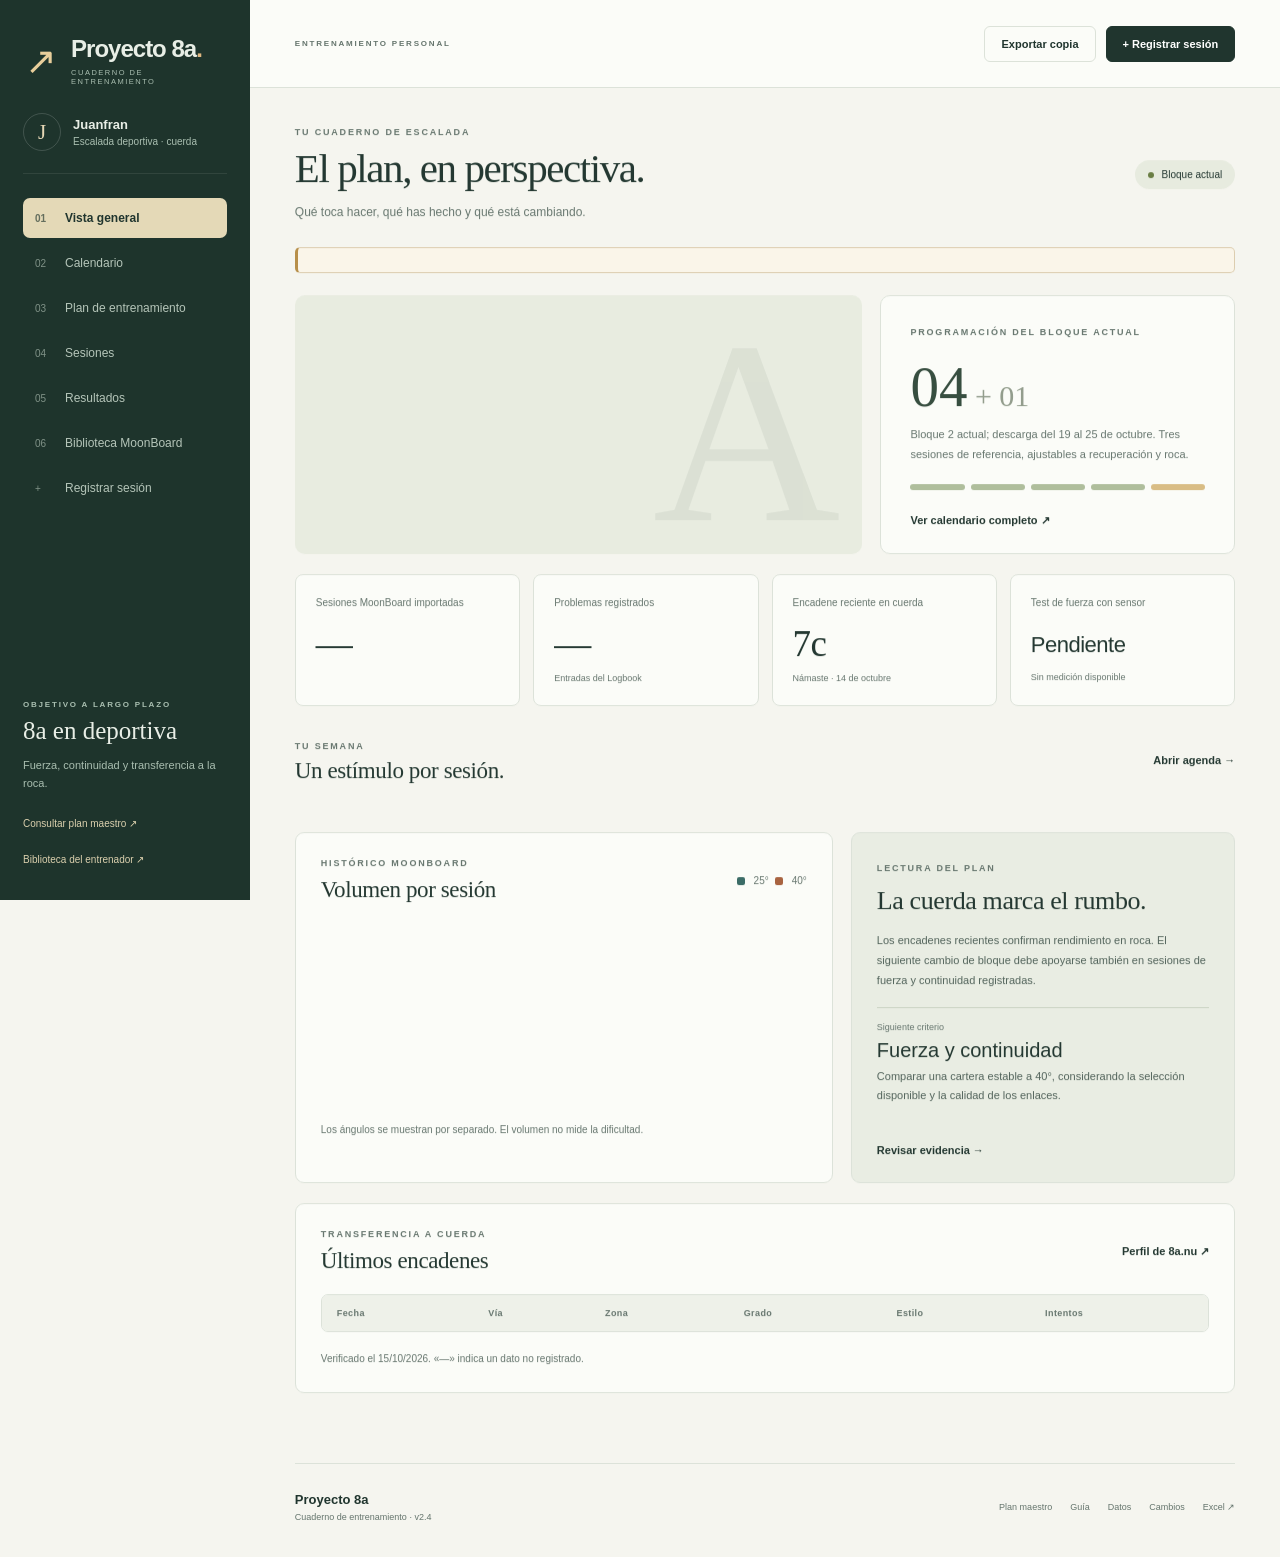
<file: index.html>
<!doctype html>
<html lang="es">
<head>
  <meta charset="utf-8">
  <meta name="viewport" content="width=device-width, initial-scale=1">
  <meta http-equiv="refresh" content="0; url=escalada/">
  <title>Entrenamiento</title>
</head>
<body><p><a href="escalada/">Abrir entrenamiento de escalada</a></p></body>
</html>
</file>
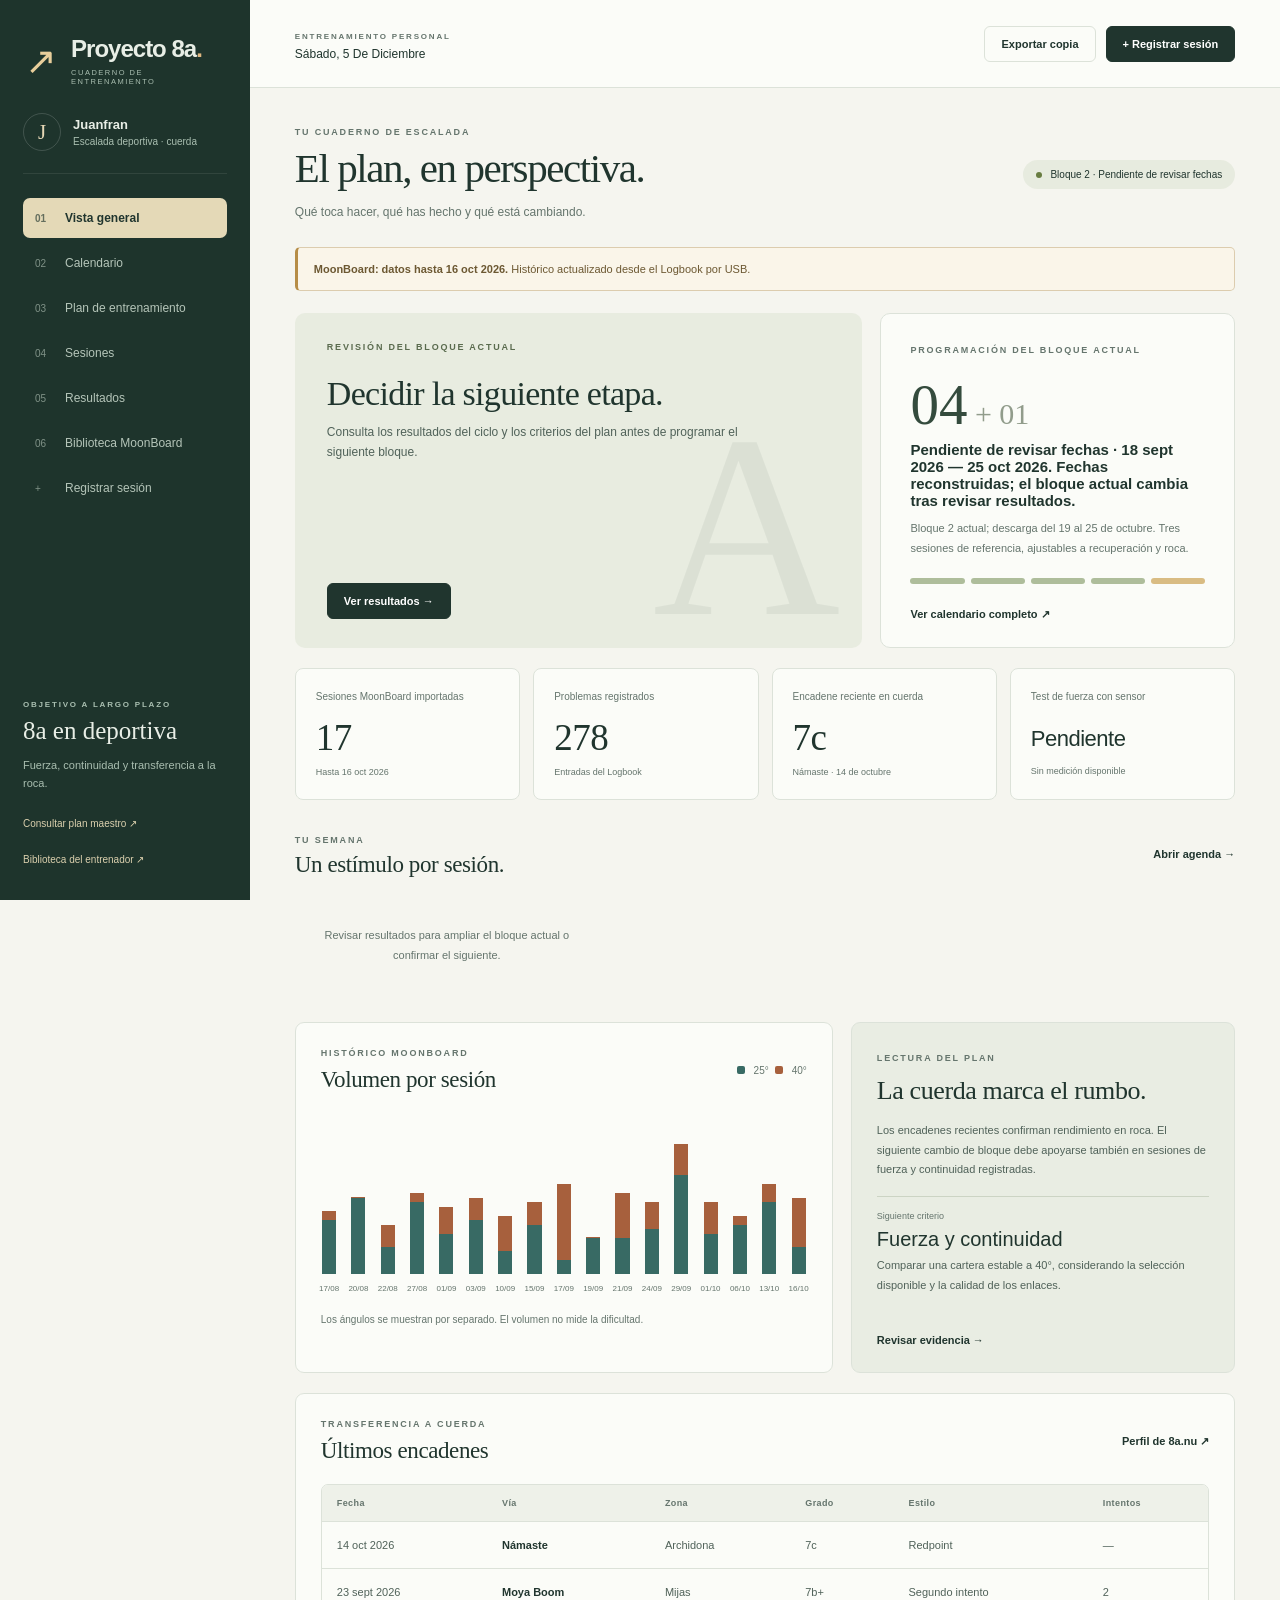
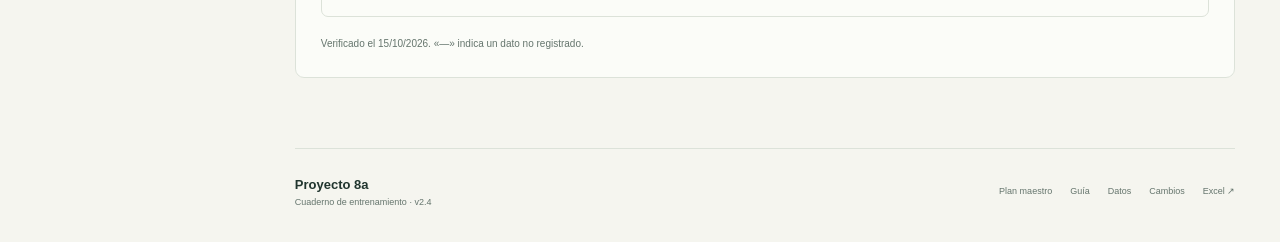
<file: escalada/index.html>
<!doctype html>
<html lang="es">
<head>
<meta charset="utf-8"><meta name="viewport" content="width=device-width, initial-scale=1">
<meta name="theme-color" content="#203b31"><meta name="description" content="Calendario, plan y resultados del entrenamiento de escalada de Juanfran.">
<title>Proyecto 8a · Cuaderno de entrenamiento</title>
<link rel="icon" href="data:image/svg+xml,%3Csvg xmlns='http://www.w3.org/2000/svg' viewBox='0 0 64 64'%3E%3Crect width='64' height='64' rx='16' fill='%23203b31'/%3E%3Cpath d='M12 48 30 14l8 16 6-9 10 27Z' fill='%23ecd3a2'/%3E%3C/svg%3E">
<link rel="stylesheet" href="styles.css?v=2.2.1">
</head>
<body>
<a class="skip-link" href="#main-content">Saltar al contenido</a>
<aside class="sidebar">
<a class="brand" href="#resumen" data-nav="resumen"><span class="brand-mark" aria-hidden="true">↗</span><span><strong>Proyecto 8a<span class="brand-period">.</span></strong><small>CUADERNO DE ENTRENAMIENTO</small></span></a>
<div class="athlete"><span class="avatar">J</span><div><strong>Juanfran</strong><span>Escalada deportiva · cuerda</span></div></div>
<nav class="section-nav" aria-label="Secciones del seguimiento">
<button class="nav-button active" data-nav="resumen" aria-current="page"><span aria-hidden="true">01</span>Vista general</button>
<button class="nav-button" data-nav="calendario" aria-current="false"><span aria-hidden="true">02</span>Calendario</button>
<button class="nav-button" data-nav="plan" aria-current="false"><span aria-hidden="true">03</span>Plan de entrenamiento</button>
<button class="nav-button" data-nav="sesiones" aria-current="false"><span aria-hidden="true">04</span>Sesiones</button>
<button class="nav-button" data-nav="resultados" aria-current="false"><span aria-hidden="true">05</span>Resultados</button>
<button class="nav-button" data-nav="boulders" aria-current="false"><span aria-hidden="true">06</span>Biblioteca MoonBoard</button>
<button class="nav-button" data-nav="registro" aria-current="false"><span aria-hidden="true">+</span>Registrar sesión</button>
</nav>
<div class="sidebar-bottom"><span class="eyebrow">OBJETIVO A LARGO PLAZO</span><strong>8a en deportiva</strong><p>Fuerza, continuidad y transferencia a la roca.</p><a href="PLAN_ENTRENAMIENTO.md">Consultar plan maestro ↗</a><a href="../investigacion/index.html">Biblioteca del entrenador ↗</a></div>
</aside>
<div class="workspace">
<header class="topbar"><div><span class="eyebrow">ENTRENAMIENTO PERSONAL</span><p id="today-label"></p></div><div class="header-actions"><button class="quiet-button" id="export-all" type="button">Exportar copia</button><button class="primary-button" data-nav="registro" type="button">+ Registrar sesión</button></div></header>
<main id="main-content">
<section class="page-section active" id="resumen" aria-labelledby="estado-title">
<div class="page-heading"><div><p class="section-kicker">TU CUADERNO DE ESCALADA</p><h1 id="estado-title">El plan, en perspectiva.</h1><p class="subtitle">Qué toca hacer, qué has hecho y qué está cambiando.</p></div><span class="phase-chip"><i></i><b id="overview-phase">Bloque actual</b></span></div>
<div class="data-notice" id="data-notice" role="status"></div>
<div class="overview">
<article class="next-session" id="next-session"></article>
<aside class="cycle-card"><span class="eyebrow">PROGRAMACIÓN DEL BLOQUE ACTUAL</span><div class="cycle-number">04<span> + 01</span></div><h2 id="current-position"></h2><p>Bloque 2 actual; descarga del 19 al 25 de octubre. Tres sesiones de referencia, ajustables a recuperación y roca.</p><div class="cycle-line"><i></i><i></i><i></i><i></i><i class="deload"></i></div><button class="text-button" data-nav="calendario">Ver calendario completo ↗</button></aside>
</div>
<div class="metrics">
<article><span>Sesiones MoonBoard importadas</span><strong id="metric-sessions">—</strong><small id="metric-period"></small></article>
<article><span>Problemas registrados</span><strong id="metric-problems">—</strong><small>Entradas del Logbook</small></article>
<article><span>Encadene reciente en cuerda</span><strong>7c</strong><small>Námaste · 14 de octubre</small></article>
<article><span>Test de fuerza con sensor</span><strong class="text-value">Pendiente</strong><small>Sin medición disponible</small></article>
</div>
<div class="section-heading"><div><span class="eyebrow">TU SEMANA</span><h2>Un estímulo por sesión.</h2></div><button class="text-button" data-nav="calendario">Abrir agenda →</button></div>
<div id="upcoming-list" class="upcoming-grid"></div>
<div class="summary-grid">
<article class="chart-panel"><div class="panel-heading"><div><p class="section-kicker">HISTÓRICO MOONBOARD</p><h2>Volumen por sesión</h2></div><span class="legend"><i class="dot angle25"></i>25° <i class="dot angle40"></i>40°</span></div><div id="volume-chart" class="volume-chart" aria-label="Volumen de problemas por sesión"></div><p class="chart-caption">Los ángulos se muestran por separado. El volumen no mide la dificultad.</p></article>
<article class="review-card"><span class="eyebrow">LECTURA DEL PLAN</span><h2>La cuerda marca el rumbo.</h2><p>Los encadenes recientes confirman rendimiento en roca. El siguiente cambio de bloque debe apoyarse también en sesiones de fuerza y continuidad registradas.</p><div class="review-rule"><span>Siguiente criterio</span><strong>Fuerza y continuidad</strong><p>Comparar una cartera estable a 40°, considerando la selección disponible y la calidad de los enlaces.</p></div><button class="text-button" data-nav="resultados">Revisar evidencia →</button></article>
</div>
<article class="chart-panel rock-progress"><div class="panel-heading"><div><p class="section-kicker">TRANSFERENCIA A CUERDA</p><h2>Últimos encadenes</h2></div><a class="text-button" href="https://www.8a.nu/user/juanfran-jimenez/sportclimbing" target="_blank" rel="noopener noreferrer">Perfil de 8a.nu ↗</a></div><div class="table-wrap"><table><thead><tr><th>Fecha</th><th>Vía</th><th>Zona</th><th>Grado</th><th>Estilo</th><th>Intentos</th></tr></thead><tbody id="rock-ascents"></tbody></table></div><p class="chart-caption">Verificado el 15/10/2026. «—» indica un dato no registrado.</p></article>
</section>
<section class="page-section" id="calendario" aria-labelledby="calendar-title">
<div class="page-heading"><div><p class="section-kicker">DEL PLAN A LA SESIÓN</p><h1 id="calendar-title">Calendario de entrenamiento.</h1><p class="subtitle" id="cycle-dates"></p></div><a class="quiet-button" href="data/entrenemiento.ics" download>Descargar calendario</a></div>
<div class="calendar-context"><div><span class="eyebrow" id="current-block-label"></span><p id="schedule-note"></p></div><a id="google-calendar-link" class="primary-button" target="_blank" rel="noopener noreferrer" hidden>Abrir Google Calendar ↗</a><span id="calendar-sync-state"></span></div>
<div id="block-timeline" class="block-timeline" aria-label="Recorrido de los cinco bloques"></div>
<div id="selected-block-context" class="selected-block-context" aria-live="polite"></div>
<div id="calendar-weeks" class="week-track calendar-weeks"></div>
<div class="calendar-layout"><article class="calendar-panel"><div class="calendar-toolbar"><h2 id="calendar-month"></h2><div><button class="quiet-button" id="calendar-prev" aria-label="Mes anterior">←</button><button class="quiet-button" id="calendar-today">Hoy</button><button class="quiet-button" id="calendar-next" aria-label="Mes siguiente">→</button></div></div><div class="calendar-weekdays" aria-hidden="true"><span>Lun</span><span>Mar</span><span>Mié</span><span>Jue</span><span>Vie</span><span>Sáb</span><span>Dom</span></div><div id="calendar-grid" class="calendar-grid"></div><div class="calendar-legend"><span><i class="block-swatch block-1"></i>Bloque 1 · Base (histórico)</span><span><i class="block-swatch block-2"></i>Bloque 2 · Fuerza</span><span><i class="block-swatch block-3"></i>Bloque 3 · Puente</span><span><i class="block-swatch block-4"></i>Bloque 4 · Resistencia</span><span><i class="block-swatch block-5"></i>Bloque 5 · Vía</span><span>Rayado: descarga</span><span>A: 40° · B: 25° · C: cuerda</span><span>✓ Actividad registrada</span></div></article><aside class="day-panel" id="day-detail" aria-live="polite"></aside></div>
<p class="chart-caption">Sesiones de día completo: no se ha fijado una hora. Abrir una sesión permite consultar la dosis y registrar lo realizado. La fecha por sí sola no marca una sesión como completada. El color de toda la casilla identifica el bloque, también en días de descanso. El recorrido empieza con tu primera sesión MoonBoard. Las fechas se revisan según resultados; los bloques 3–5 son una previsión y no cambian automáticamente el bloque actual.</p>
</section>
    <section class="page-section" id="plan" aria-labelledby="plan-title">
      <div class="page-heading">
        <div><p class="section-kicker" id="plan-phase-kicker">Bloque 2 · cinco semanas</p><h1 id="plan-title">Fuerza con calidad, continuidad controlada.</h1></div>
        <div class="phase-chip" id="plan-phase-chip"><span></span>Descarga: 19–25 de octubre</div>
      </div>

      <div class="macro-roadmap" role="tablist" aria-label="Seleccionar bloque de entrenamiento">
        <button class="roadmap-card completed" type="button" role="tab" data-block="1" aria-selected="false" aria-controls="block-panel-1"><span>Bloque 1</span><strong>Base</strong><p>Adaptación al MoonBoard, volumen a 25° y entrada progresiva a 40°.</p><b>Terminado</b><em>Ver bloque</em></button>
        <button class="roadmap-card current selected" type="button" role="tab" data-block="2" aria-selected="true" aria-controls="block-panel-2"><span>Bloque 2</span><strong>Fuerza</strong><p>Consolidar 6C, abrir 6C+ y probar una dosis pequeña de continuidad.</p><b>Actual</b><em>Viendo</em></button>
        <button class="roadmap-card" type="button" role="tab" data-block="3" aria-selected="false" aria-controls="block-panel-3"><span>Bloque 3</span><strong>Puente</strong><p>Repeticiones del mismo bloque y secuencias de 2–3 problemas.</p><em>Ver bloque</em></button>
        <button class="roadmap-card" type="button" role="tab" data-block="4" aria-selected="false" aria-controls="block-panel-4"><span>Bloque 4</span><strong>Power endurance</strong><p>Series de 3–5 problemas para acumular 20–35 movimientos.</p><em>Ver bloque</em></button>
        <button class="roadmap-card" type="button" role="tab" data-block="5" aria-selected="false" aria-controls="block-panel-5"><span>Bloque 5</span><strong>Específico de vía</strong><p>Roca prioritaria, proyectos y mantenimiento de fuerza a 40°.</p><em>Ver bloque</em></button>
      </div>

      <div class="block-panel" id="block-panel-1" data-block-panel="1" role="tabpanel" hidden>
        <div class="block-status completed-status">
          <div><p class="section-kicker">Bloque cerrado</p><h2>La base ya está construida</h2><p>Este bloque sirvió para adaptar dedos, piel y técnica al MoonBoard antes de pedir intensidad alta. Tus registros muestran exposición suficiente a ambos ángulos y ya señalas comodidad en 6C.</p></div>
          <div class="block-evidence"><article><strong>9</strong><span>sesiones importadas</span></article><article><strong>141</strong><span>problemas registrados</span></article><article><strong>50</strong><span>problemas a 40°</span></article></div>
        </div>
        <div class="block-columns">
          <article><span>Objetivo que cumplía</span><h3>Adaptación y calidad</h3><p>Volumen técnico a 25°, entrada gradual a 40° y aprendizaje de descansos largos para conservar potencia.</p></article>
          <article><span>Qué conservamos</span><h3>Calentamiento y técnica</h3><p>Los problemas fáciles, los pies precisos y el corte de sesión cuando cae la potencia siguen presentes en todos los bloques.</p></article>
          <article><span>Por qué avanzamos</span><h3>El 6C ya no es excepcional</h3><p>La siguiente limitación útil es consolidar fuerza a 40° y empezar a sostenerla durante más movimientos.</p></article>
        </div>
        <p class="block-gate"><strong>Estado:</strong> terminado. No necesitas repetirlo completo; una semana de descarga puede recuperar parte de su volumen fácil.</p>
      </div>

      <div class="block-panel active" id="block-panel-2" data-block-panel="2" role="tabpanel"></div>
      <div class="block-panel" id="block-panel-3" data-block-panel="3" role="tabpanel" hidden></div>
      <div class="block-panel" id="block-panel-4" data-block-panel="4" role="tabpanel" hidden></div>
      <div class="block-panel" id="block-panel-5" data-block-panel="5" role="tabpanel" hidden></div>
    </section>


<section class="page-section" id="sesiones" aria-labelledby="sessions-title"><div class="page-heading"><div><p class="section-kicker">HECHOS Y SENSACIONES</p><h1 id="sessions-title">Tu historial de sesiones.</h1><p class="subtitle">MoonBoard, cuerda y diario personal, en orden cronológico.</p></div><a class="quiet-button" href="data/boulders_moonboard.csv" download>Descargar CSV</a></div><div class="session-filters"><label>Disciplina<select id="history-type"><option value="all">Todas las disciplinas</option><option value="moon">MoonBoard</option><option value="rock">Cuerda</option><option value="manual">Diario personal</option></select></label><label>Desde<input type="date" id="history-from"></label><label>Hasta<input type="date" id="history-to"></label><span id="history-count"></span></div><div id="session-list" class="session-list"></div></section>
<section class="page-section" id="resultados" aria-labelledby="results-title"><div class="page-heading"><div><p class="section-kicker">EVIDENCIA PARA AJUSTAR</p><h1 id="results-title">Resultados y evolución.</h1><p class="subtitle">Métricas observadas, separadas por disciplina y periodo.</p></div></div><div class="metrics"><article><span>Entradas completadas · MoonBoard</span><strong id="metric-completion">—</strong><small>Incluye todos los ángulos</small></article><article><span>Problemas a 40°</span><strong id="metric-40">—</strong><small>Exposición importada</small></article><article><span>Intentos registrados</span><strong id="total-tries">—</strong><small>Según totales de cada sesión</small></article><article><span>Sesiones del plan registradas</span><strong id="plan-adherence">—</strong><small id="adherence-note">Sin resultados enlazados</small></article></div><div class="summary-grid"><article class="chart-panel"><div class="panel-heading"><div><p class="section-kicker">ÚLTIMA SESIÓN MOONBOARD · <span id="latest-date"></span></p><h2>Encadenes a 40° por grado</h2></div></div><div id="latest-breakdown" class="breakdown"></div><p class="chart-caption">Referencia de la última sesión importada. No equivale a dos sesiones de fuerza verificadas.</p></article><article class="review-card"><span class="eyebrow">CONTROL DE FUERZA</span><h2>Primero, una referencia.</h2><p id="strength-test-status"></p><p>Cuando se realice el test, registra agarre, canto, protocolo y resultado para poder comparar mediciones equivalentes.</p><button class="text-button" data-nav="registro">Añadir una medición →</button></article></div><article class="block-assessment" id="block-assessment"></article><div class="session-trend" id="session-trend" aria-label="Evolución de la tasa de encadenamiento"></div><div class="summary-grid"><article class="chart-panel"><p class="section-kicker">SEPARAR LOS ESTÍMULOS</p><h2>25° y 40°, por separado</h2><div id="angle-results"></div></article><article class="review-card"><p class="section-kicker">CRITERIOS DE PROGRESIÓN</p><h2>Avanzar con evidencia.</h2><p id="gate-status"></p><ul><li>Comparar calidad y consistencia en una cartera estable de 6C/6C+ a 40°.</li><li>Registrar continuidad con técnica y recuperación adecuadas.</li><li>Revisar fatiga, molestias y respuesta en cuerda.</li></ul><p class="chart-caption">El 70% inicial era una orientación operativa, no un test validado para cualquier selección de problemas. El calendario no cambia de bloque automáticamente.</p></article></div></section>
<section class="page-section" id="boulders" aria-labelledby="boulders-title"><div class="page-heading"><div><p class="section-kicker">BIBLIOTECA MOONBOARD</p><h1 id="boulders-title">Cada problema, registrado.</h1><p class="subtitle">Busca por nombre, autor, ángulo, grado o resultado.</p></div><span id="filter-count" class="result-count"></span></div><div class="filters"><label>Buscar<input id="filter-search" type="search" placeholder="Nombre o setter"></label><label>Ángulo<select id="filter-angle"><option value="">Todos</option><option value="25">25°</option><option value="40">40°</option></select></label><label>Grado<select id="filter-grade"><option value="">Todos</option></select></label><label>Resultado<select id="filter-result"><option value="">Todos</option><option value="completed">Completado</option><option value="open">Pendiente</option></select></label></div><div class="table-wrap"><table><thead><tr><th>Fecha</th><th>Problema</th><th>Ángulo</th><th>Grado</th><th>Resultado</th><th>Intentos</th></tr></thead><tbody id="boulder-rows"></tbody></table></div></section>
<section class="page-section" id="registro" aria-labelledby="log-title"><div class="page-heading"><div><p class="section-kicker">CERRAR EL CICLO</p><h1 id="log-title">Registrar lo que has hecho.</h1><p class="subtitle">El plan es una intención. Este diario recoge el resultado real.</p></div></div><p class="data-notice subtle">El diario se guarda en este navegador. Exporta una copia para trasladarlo a otro dispositivo. Los registros del móvil y de 8a.nu se publican como datos del proyecto.</p><div class="log-layout"><form id="session-form" class="log-form"><input type="hidden" name="planId"><div class="form-section-label">01 · La sesión</div><label>Sesión del calendario<select name="plannedSession" id="planned-session"><option value="">Sin vincular al plan</option></select></label><div class="form-pair"><label>Fecha<input required name="date" type="date"></label><label>Disciplina<select required name="type"><option value="MoonBoard 40°">MoonBoard 40°</option><option value="MoonBoard 25°">MoonBoard 25°</option><option value="Roca con cuerda">Roca con cuerda</option><option value="Tindeq / fuerza">Tindeq / fuerza</option></select></label></div><div class="form-section-label">02 · El resultado</div><div class="form-pair"><label>Duración (min)<input name="duration" type="number" min="1" max="480" placeholder="Sin registrar"></label><label>RPE (1–10)<input name="rpe" type="number" min="1" max="10" placeholder="Esfuerzo percibido"></label></div><div class="form-pair"><label>Máximo grado<input name="maxGrade" placeholder="6C+ en bloque / 7c en vía"></label><label>Dolor (0–10)<input name="pain" type="number" min="0" max="10" placeholder="Sin registrar"></label></div><div class="form-pair"><label>Completados<input name="completed" type="number" min="0" placeholder="Sin registrar"></label><label>Intentos / pegues<input name="attempts" type="number" min="0" placeholder="Sin registrar"></label></div><div class="form-section-label">03 · Lo que has aprendido</div><label>Notas<textarea name="notes" rows="4" placeholder="Vía o problemas, punto de caída, reposos, calidad técnica y sensaciones"></textarea></label><button class="primary-button" type="submit">Guardar sesión</button></form><aside class="manual-log"><div class="manual-heading"><div><p class="section-kicker">GUARDADO EN ESTE NAVEGADOR</p><h2>Diario personal</h2></div><label class="import-button">Importar copia<input id="import-file" type="file" accept="application/json"></label></div><div id="manual-list" class="manual-list"></div></aside></div></section>
</main>
<footer><div><strong>Proyecto 8a</strong><span>Cuaderno de entrenamiento · v2.4</span></div><nav aria-label="Documentación"><a href="PLAN_ENTRENAMIENTO.md">Plan maestro</a><a href="README.md">Guía</a><a href="DICCIONARIO_DATOS.md">Datos</a><a href="CHANGELOG.md">Cambios</a><a href="moonboard_entrenamientos.xlsx">Excel ↗</a></nav></footer>
</div><div class="toast" id="toast" role="status" aria-live="polite"></div>
<script src="assets/data.js?v=2.4.0"></script><script src="assets/rock-data.js?v=2.0.0"></script><script src="assets/plan-data.js?v=2.4.0"></script><script src="app.js?v=2.4.0"></script>
</body></html>
</file>
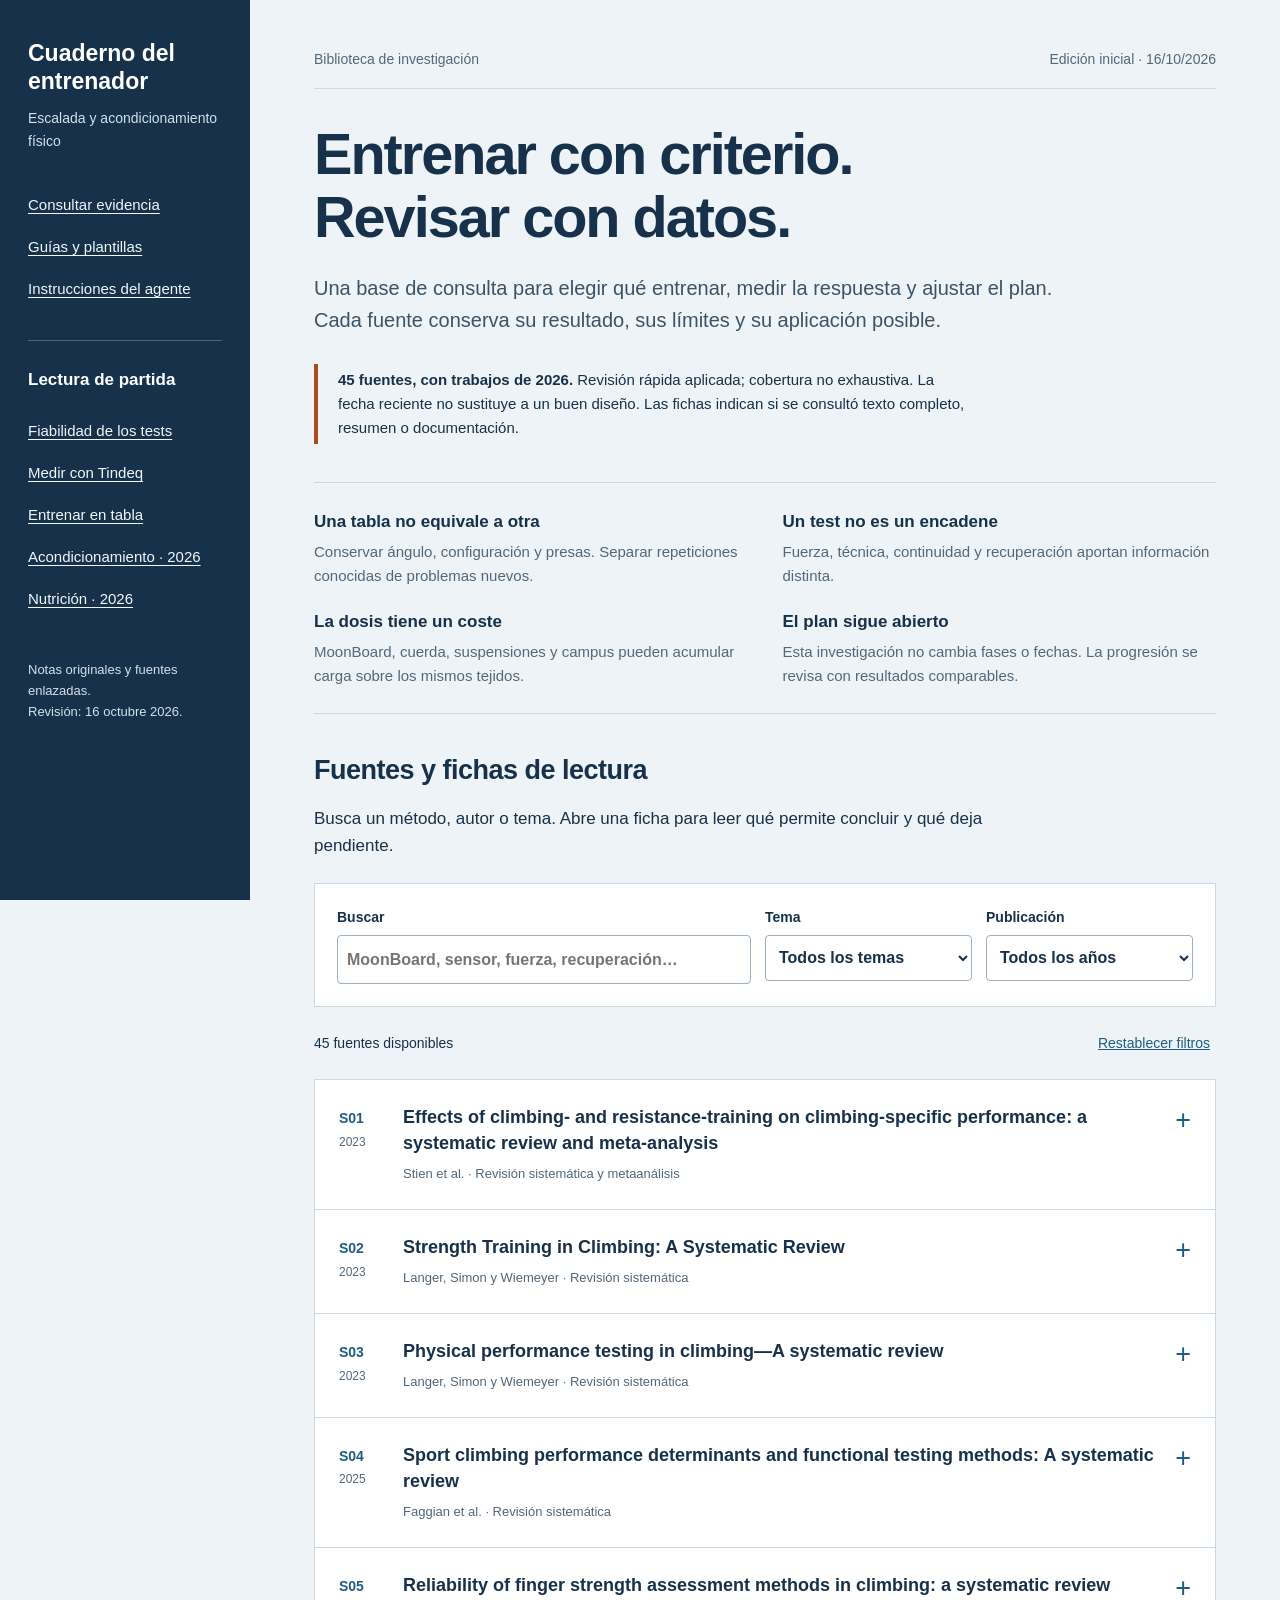
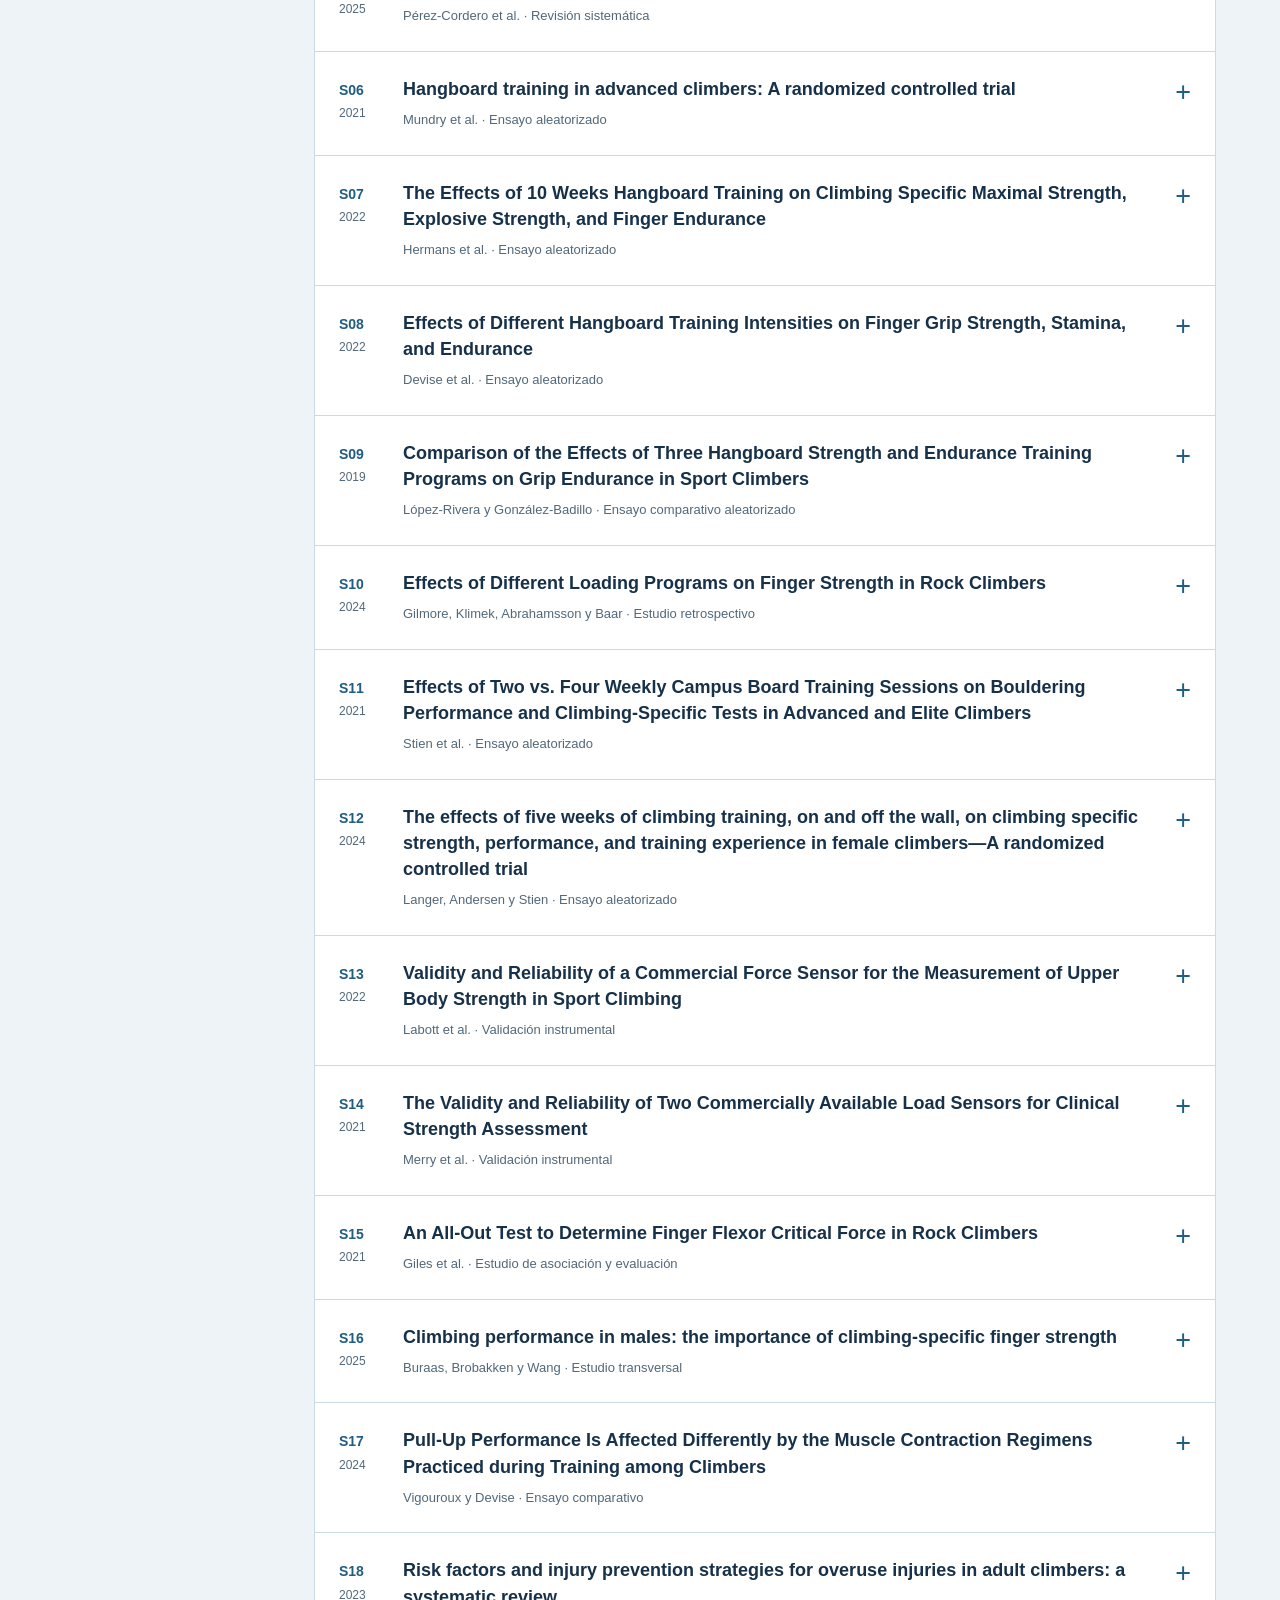
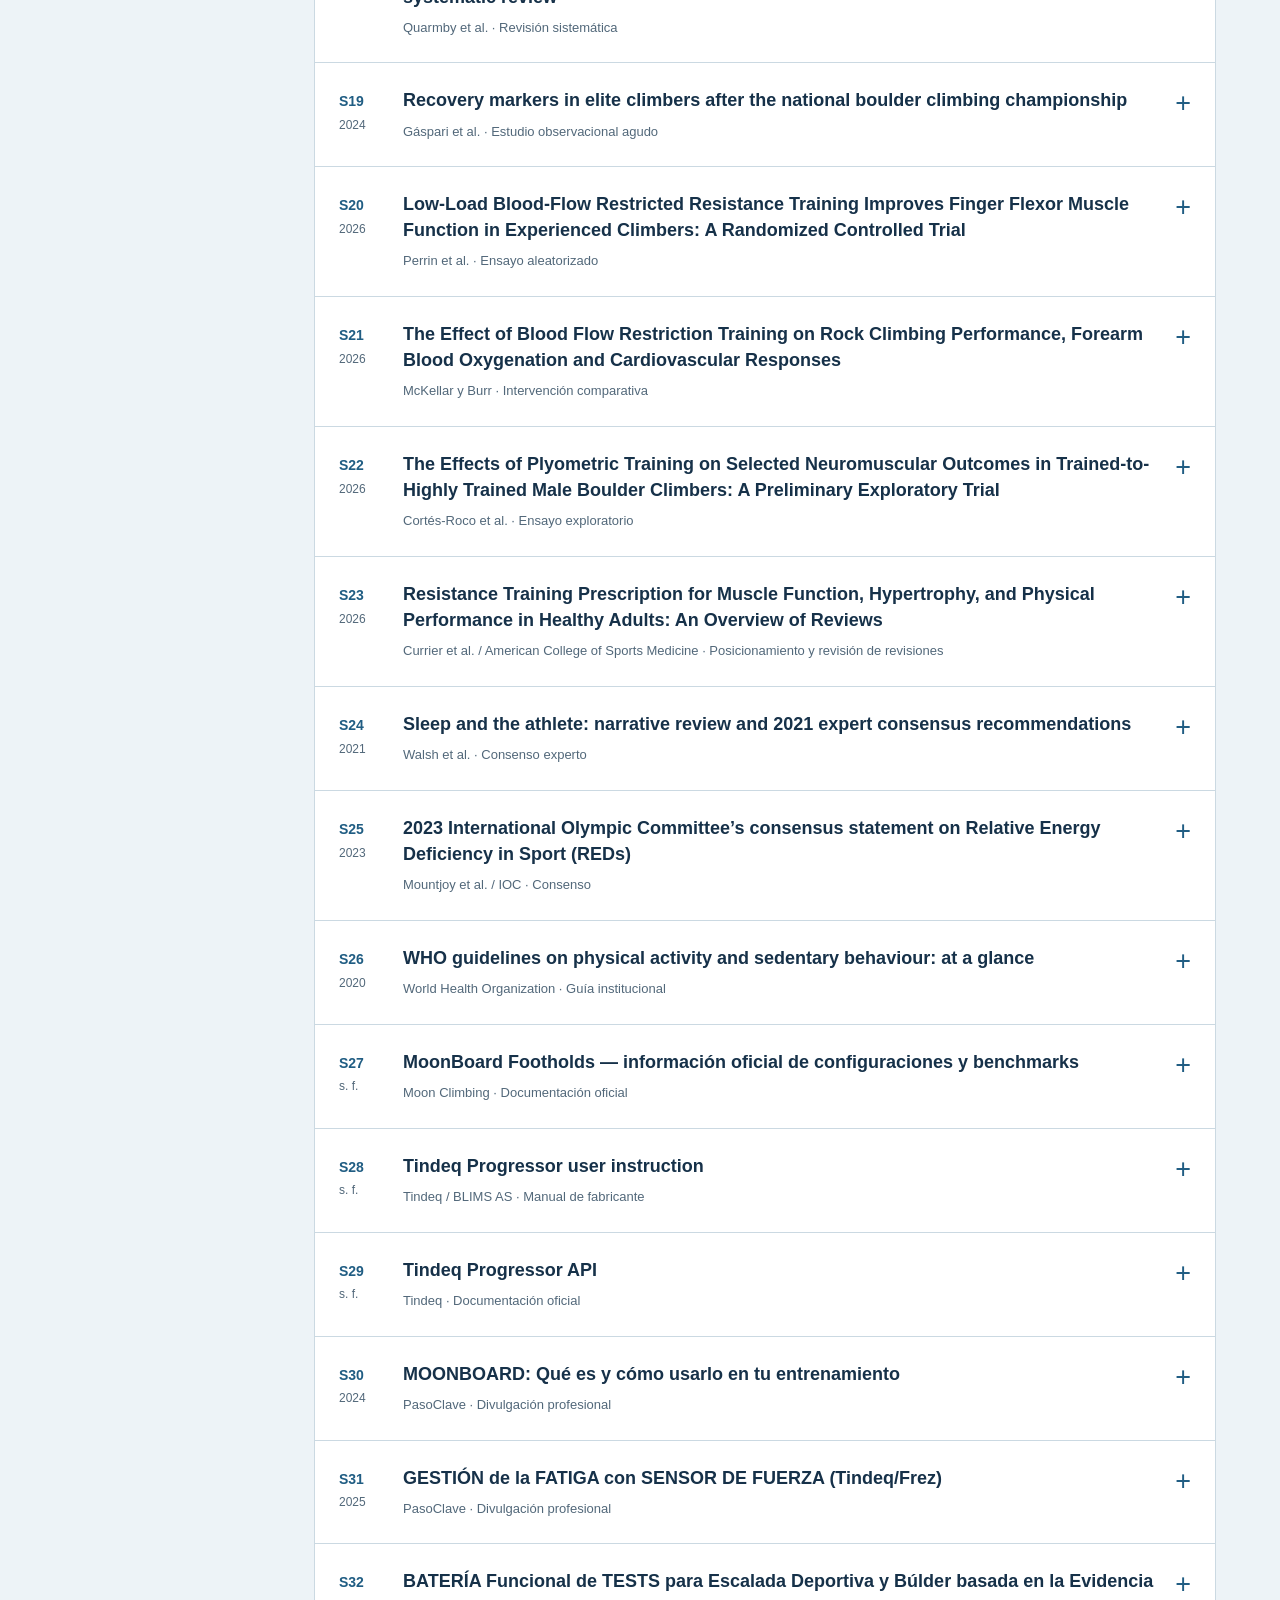
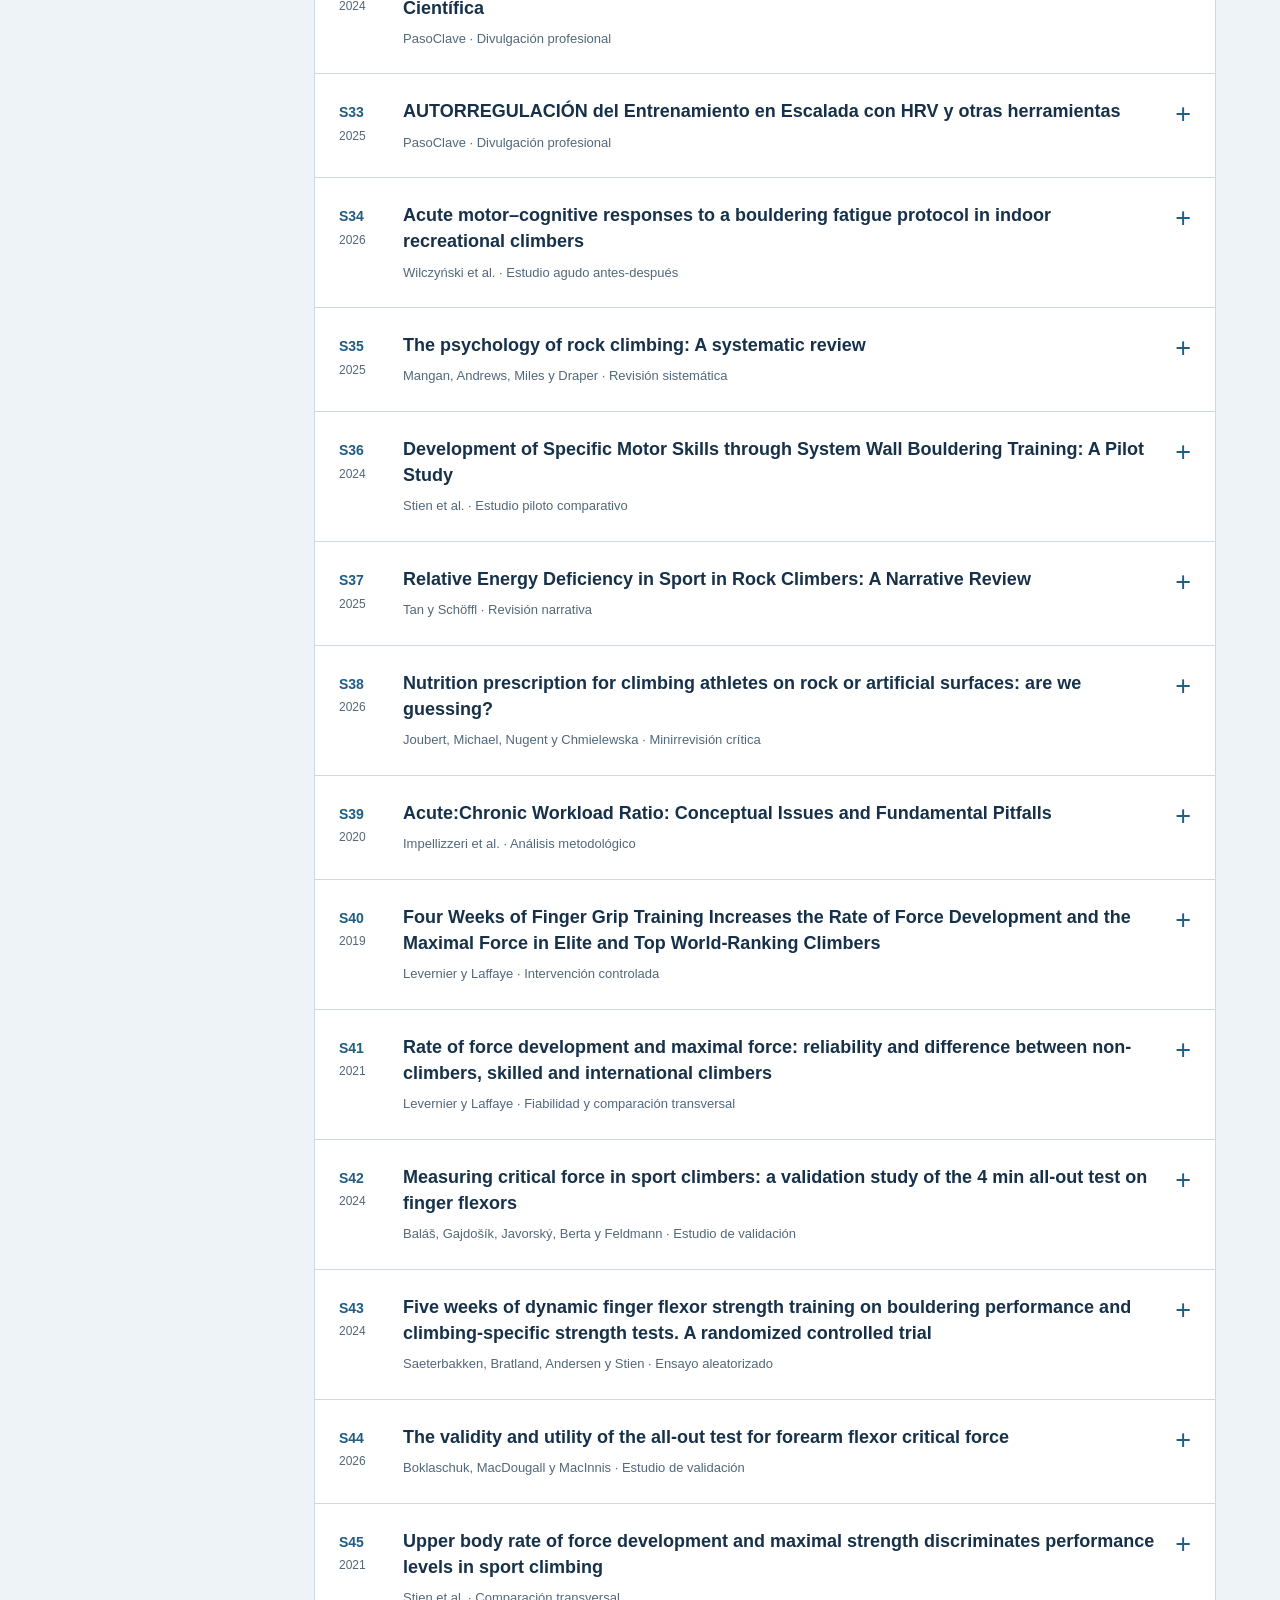
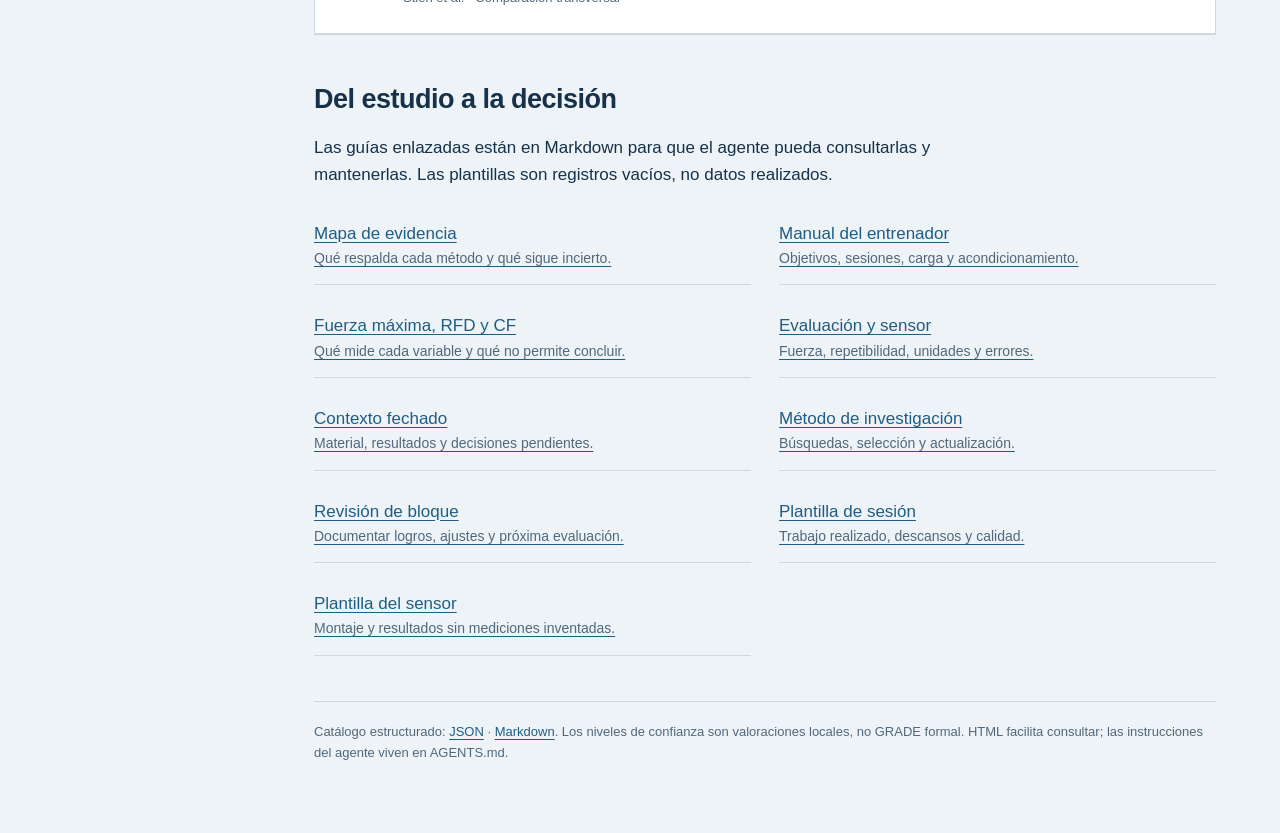
<file: investigacion/index.html>
<!doctype html>
<html lang="es"><head><meta charset="utf-8"><meta name="viewport" content="width=device-width,initial-scale=1"><meta name="color-scheme" content="light"><title>Biblioteca del entrenador · Escalada</title>
<style>
:root{--ink:#163149;--blue:#205d83;--paper:#fff;--ground:#edf3f7;--line:#cbd9e2;--soft:#52687a;--accent:#ad4d1b;--focus:#005fcc}*{box-sizing:border-box}body{margin:0;background:var(--ground);color:var(--ink);font:17px/1.6 'Avenir Next',Avenir,'Segoe UI',sans-serif}a{color:var(--blue);text-underline-offset:3px}a:hover{text-decoration-thickness:2px}:focus-visible{outline:3px solid var(--focus);outline-offset:4px}.skip{position:absolute;top:-80px;background:white;padding:12px;z-index:5}.skip:focus{top:0}.shell{max-width:1460px;margin:auto;display:grid;grid-template-columns:250px minmax(0,1fr);min-height:100vh}aside{background:var(--ink);color:#fff;padding:40px 28px;position:sticky;top:0;height:100vh;overflow:auto}aside a{color:#f0f7fc;display:block;padding:9px 0;font-size:15px}.brand{font-weight:750;font-size:23px;line-height:1.2;margin:0 0 12px}.side-note{color:#d3e1ec;font-size:14px;margin:0 0 32px}.side-title{border-top:1px solid #4b6477;padding-top:25px;margin-top:30px;font-weight:650}.side-footer{font-size:13px;color:#d3e1ec;margin-top:40px}main{min-width:0;padding:48px 5vw 70px}.heading-line{display:flex;justify-content:space-between;gap:20px;align-items:baseline;font-size:14px;color:var(--soft);padding-bottom:18px;border-bottom:1px solid var(--line)}h1{font-size:clamp(36px,4.5vw,65px);font-weight:700;letter-spacing:-2px;line-height:1.08;max-width:820px;margin:34px 0 24px}h2{font-size:27px;letter-spacing:-.5px;line-height:1.25;margin:0 0 15px}p{max-width:76ch}.intro{font-size:20px;max-width:67ch;color:#3a5367}.scope{border-left:4px solid var(--accent);padding:4px 0 4px 20px;margin:28px 0 38px}.scope p{margin:0;font-size:15px}.principles{display:grid;grid-template-columns:1fr 1fr;gap:20px 35px;border-block:1px solid var(--line);padding:25px 0;margin-bottom:40px}.principles h3{font-size:17px;margin:0 0 5px}.principles p{font-size:15px;color:var(--soft);margin:0}.filters{background:var(--paper);padding:22px;border:1px solid var(--line);display:grid;grid-template-columns:2fr 1fr 1fr;gap:14px;margin-top:24px}.filters label{font-size:14px;font-weight:600}.filters input,.filters select{width:100%;font:inherit;font-size:16px;color:var(--ink);background:#fff;border:1px solid #9bb1c1;border-radius:4px;padding:11px 9px;margin-top:6px;min-height:46px}.toolbar{display:flex;justify-content:space-between;align-items:center;gap:15px;margin:16px 0;font-size:14px}.toolbar button{background:transparent;border:0;color:var(--blue);font:inherit;text-decoration:underline;cursor:pointer;min-height:40px}.papers{background:white;border:1px solid var(--line)}.paper{border-bottom:1px solid var(--line);scroll-margin-top:20px}.paper:last-child{border-bottom:0}.paper[hidden]{display:none}.paper summary{display:flex;gap:20px;align-items:flex-start;list-style:none;padding:24px;cursor:pointer}.paper summary::-webkit-details-marker{display:none}.paper summary:hover{background:#f5f9fb}.ref{font-size:14px;font-weight:700;min-width:44px;color:var(--blue);padding-top:3px}.ref small{display:block;font-size:12px;font-weight:400;color:var(--soft);margin-top:3px}.paper-heading{flex:1;min-width:0}.paper-heading strong{display:block;font-size:18px;font-weight:650;line-height:1.45}.paper-heading>span{display:block;font-size:13px;color:var(--soft);margin-top:8px}.expand{font-size:27px;line-height:1.2;color:var(--blue)}.paper[open] .expand{transform:rotate(45deg)}.paper-body{padding:0 28px 26px 88px;font-size:15px}.topics{color:var(--accent);font-size:13px;font-weight:600}dl{margin:18px 0}dl>div{margin-bottom:15px}dt{font-weight:700}dd{margin:3px 0 0;color:#3a5367;max-width:72ch}.doi{font-size:12px;overflow-wrap:anywhere;color:var(--soft)}.guide{margin-top:48px}.guide-links{display:grid;grid-template-columns:1fr 1fr;gap:12px 28px}.guide-links a{display:block;border-bottom:1px solid var(--line);padding:15px 0}.guide-links small{display:block;color:var(--soft);font-size:14px}.empty{padding:30px;margin:0}footer{border-top:1px solid var(--line);font-size:13px;color:var(--soft);margin-top:45px;padding-top:20px}.nojs{font-size:14px;color:var(--soft)}@media(max-width:900px){.shell{grid-template-columns:200px minmax(0,1fr)}aside{padding:30px 18px}main{padding:35px 25px}.filters{grid-template-columns:1fr 1fr}.filters label:first-child{grid-column:1/-1}}@media(max-width:650px){.shell{display:block}aside{position:static;height:auto;padding:22px}.brand{font-size:21px;margin-bottom:8px}.side-note{margin-bottom:12px}.primary-nav{display:flex;flex-wrap:wrap;gap:5px 22px}.side-title,.reference-nav,.side-footer{display:none}main{padding:26px 19px 45px}h1{letter-spacing:-1px}.heading-line{font-size:12px}.intro{font-size:18px}.principles,.guide-links{grid-template-columns:1fr}.filters{padding:16px;gap:12px}.paper summary{padding:19px 14px;gap:12px}.paper-heading strong{font-size:16px}.paper-body{padding:0 18px 22px 18px}.ref{min-width:38px}.toolbar{align-items:flex-start}}@media print{aside,.filters,.toolbar{display:none}.shell{display:block}main{padding:0}.paper-body{display:block!important}details{break-inside:avoid}.papers{border:0}body{background:white;font-size:11pt}h1{font-size:30pt}}
</style></head><body><a class="skip" href="#contenido">Saltar al contenido</a><div class="shell"><aside><p class="brand">Cuaderno del entrenador</p><p class="side-note">Escalada y acondicionamiento físico</p><nav class="primary-nav" aria-label="Contenido"><a href="#biblioteca">Consultar evidencia</a><a href="#herramientas">Guías y plantillas</a><a href="../AGENTS.md">Instrucciones del agente</a></nav><p class="side-title">Lectura de partida</p><nav class="reference-nav" aria-label="Fuentes iniciales"><a href="#S05">Fiabilidad de los tests</a><a href="#S13">Medir con Tindeq</a><a href="#S12">Entrenar en tabla</a><a href="#S23">Acondicionamiento · 2026</a><a href="#S38">Nutrición · 2026</a></nav><p class="side-footer">Notas originales y fuentes enlazadas.<br>Revisión: 16 octubre 2026.</p></aside>
<main id="contenido"><header><div class="heading-line"><span>Biblioteca de investigación</span><span>Edición inicial · 16/10/2026</span></div><h1>Entrenar con criterio.<br>Revisar con datos.</h1><p class="intro">Una base de consulta para elegir qué entrenar, medir la respuesta y ajustar el plan. Cada fuente conserva su resultado, sus límites y su aplicación posible.</p><div class="scope"><p><strong>45 fuentes, con trabajos de 2026.</strong> Revisión rápida aplicada; cobertura no exhaustiva. La fecha reciente no sustituye a un buen diseño. Las fichas indican si se consultó texto completo, resumen o documentación.</p></div></header>
<section class="principles" aria-label="Principios de lectura"><div><h3>Una tabla no equivale a otra</h3><p>Conservar ángulo, configuración y presas. Separar repeticiones conocidas de problemas nuevos.</p></div><div><h3>Un test no es un encadene</h3><p>Fuerza, técnica, continuidad y recuperación aportan información distinta.</p></div><div><h3>La dosis tiene un coste</h3><p>MoonBoard, cuerda, suspensiones y campus pueden acumular carga sobre los mismos tejidos.</p></div><div><h3>El plan sigue abierto</h3><p>Esta investigación no cambia fases o fechas. La progresión se revisa con resultados comparables.</p></div></section>
<section id="biblioteca"><h2>Fuentes y fichas de lectura</h2><p>Busca un método, autor o tema. Abre una ficha para leer qué permite concluir y qué deja pendiente.</p><div class="filters"><label>Buscar<input id="buscar" type="search" placeholder="MoonBoard, sensor, fuerza, recuperación…" autocomplete="off"></label><label>Tema<select id="tema"><option value="">Todos los temas</option><option value="acondicionamiento">acondicionamiento</option><option value="aeróbico">aeróbico</option><option value="BFR">BFR</option><option value="campus">campus</option><option value="carga">carga</option><option value="datos">datos</option><option value="evaluación">evaluación</option><option value="fatiga">fatiga</option><option value="fuerza">fuerza</option><option value="fuerza crítica">fuerza crítica</option><option value="grados">grados</option><option value="Kilter">Kilter</option><option value="lesiones">lesiones</option><option value="material">material</option><option value="MoonBoard">MoonBoard</option><option value="nutrición">nutrición</option><option value="potencia">potencia</option><option value="psicología">psicología</option><option value="recuperación">recuperación</option><option value="resistencia">resistencia</option><option value="RFD">RFD</option><option value="salud">salud</option><option value="sueño">sueño</option><option value="suspensiones">suspensiones</option><option value="tablas">tablas</option><option value="Tindeq">Tindeq</option><option value="tracción">tracción</option><option value="técnica">técnica</option></select></label><label>Publicación<select id="periodo"><option value="">Todos los años</option><option value="2026">2026</option><option value="reciente">2024–2026</option></select></label></div><noscript><p class="nojs">Las fichas se pueden abrir sin JavaScript. Los filtros requieren JavaScript.</p></noscript><div class="toolbar"><span id="cuenta" role="status" aria-live="polite">45 fuentes disponibles</span><button id="limpiar" type="button">Restablecer filtros</button></div><div class="papers"><details class="paper" id="S01" data-search="s01 effects of climbing- and resistance-training on climbing-specific performance: a systematic review and meta-analysis stien et al. 2023 10.5114/biolsport.2023.113295 https://pubmed.ncbi.nlm.nih.gov/36636194/ revisión sistemática y metaanálisis [&#x27;fuerza&#x27;, &#x27;suspensiones&#x27;, &#x27;resistencia&#x27;, &#x27;rfd&#x27;] resumen pubmed y resultados accesibles en pmc 11 estudios; 5 metaanalizados; búsqueda hasta enero de 2021. la resistencia específica mejora tests de escalada frente a escalar solamente; efecto agregado sdm 0,57 (ic95% 0,24–0,91). pocos ensayos; tests físicos y rendimiento en roca no son equivalentes. publicación 2023, online 2022; la búsqueda no llega a 2023. justifica considerar trabajo específico, no añadirlo automáticamente a moonboard. moderada 2026-10-16" data-topics="fuerza|suspensiones|resistencia|RFD" data-year="2023">
<summary><span class="ref">S01<small>2023</small></span><span class="paper-heading"><strong>Effects of climbing- and resistance-training on climbing-specific performance: a systematic review and meta-analysis</strong><span>Stien et al. · Revisión sistemática y metaanálisis</span></span><span class="expand" aria-hidden="true">+</span></summary>
<div class="paper-body"><p class="topics">fuerza / suspensiones / resistencia / RFD</p><dl><div><dt>Diseño y muestra</dt><dd>11 estudios; 5 metaanalizados; búsqueda hasta enero de 2021.</dd></div><div><dt>Qué encontró</dt><dd>La resistencia específica mejora tests de escalada frente a escalar solamente; efecto agregado SDM 0,57 (IC95% 0,24–0,91).</dd></div><div><dt>Qué limita la conclusión</dt><dd>Pocos ensayos; tests físicos y rendimiento en roca no son equivalentes. Publicación 2023, online 2022; la búsqueda no llega a 2023.</dd></div><div><dt>Cómo puede utilizarse</dt><dd>Justifica considerar trabajo específico, no añadirlo automáticamente a MoonBoard.</dd></div><div><dt>Acceso consultado</dt><dd>Resumen PubMed y resultados accesibles en PMC</dd></div><div><dt>Confianza para esta aplicación</dt><dd>moderada</dd></div></dl><p><a href="https://pubmed.ncbi.nlm.nih.gov/36636194/">Consultar fuente original</a></p><p class="doi">DOI 10.5114/biolsport.2023.113295</p></div></details>
<details class="paper" id="S02" data-search="s02 strength training in climbing: a systematic review langer, simon y wiemeyer 2023 10.1519/jsc.0000000000004286 https://doi.org/10.1519/jsc.0000000000004286 revisión sistemática [&#x27;fuerza&#x27;, &#x27;campus&#x27;, &#x27;suspensiones&#x27;] resumen editorial revisión de entrenamiento de fuerza en escalada. volumen 2023; publicación online 2022. examina fuerza de agarre, tracción, resistencia y potencia, además del rendimiento. texto completo no evaluado en esta revisión local; no extraer dosis exactas de este registro. mapa complementario; apoyar decisiones concretas en ensayos consultados. limitada para prescripción 2026-10-16" data-topics="fuerza|campus|suspensiones" data-year="2023">
<summary><span class="ref">S02<small>2023</small></span><span class="paper-heading"><strong>Strength Training in Climbing: A Systematic Review</strong><span>Langer, Simon y Wiemeyer · Revisión sistemática</span></span><span class="expand" aria-hidden="true">+</span></summary>
<div class="paper-body"><p class="topics">fuerza / campus / suspensiones</p><dl><div><dt>Diseño y muestra</dt><dd>Revisión de entrenamiento de fuerza en escalada. Volumen 2023; publicación online 2022.</dd></div><div><dt>Qué encontró</dt><dd>Examina fuerza de agarre, tracción, resistencia y potencia, además del rendimiento.</dd></div><div><dt>Qué limita la conclusión</dt><dd>Texto completo no evaluado en esta revisión local; no extraer dosis exactas de este registro.</dd></div><div><dt>Cómo puede utilizarse</dt><dd>Mapa complementario; apoyar decisiones concretas en ensayos consultados.</dd></div><div><dt>Acceso consultado</dt><dd>Resumen editorial</dd></div><div><dt>Confianza para esta aplicación</dt><dd>limitada para prescripción</dd></div></dl><p><a href="https://doi.org/10.1519/JSC.0000000000004286">Consultar fuente original</a></p><p class="doi">DOI 10.1519/JSC.0000000000004286</p></div></details>
<details class="paper" id="S03" data-search="s03 physical performance testing in climbing—a systematic review langer, simon y wiemeyer 2023 10.3389/fspor.2023.1130812 https://pmc.ncbi.nlm.nih.gov/articles/pmc10203485/ revisión sistemática [&#x27;evaluación&#x27;, &#x27;resistencia&#x27;, &#x27;fuerza&#x27;] resultados y resumen indexados 156 estudios de evaluación física. muchos tests diferentes y datos incompletos de fiabilidad y validez. un test fiable no representa todas las dimensiones del rendimiento. seleccionar pocas mediciones reproducibles y registrar el protocolo. moderada 2026-10-16" data-topics="evaluación|resistencia|fuerza" data-year="2023">
<summary><span class="ref">S03<small>2023</small></span><span class="paper-heading"><strong>Physical performance testing in climbing—A systematic review</strong><span>Langer, Simon y Wiemeyer · Revisión sistemática</span></span><span class="expand" aria-hidden="true">+</span></summary>
<div class="paper-body"><p class="topics">evaluación / resistencia / fuerza</p><dl><div><dt>Diseño y muestra</dt><dd>156 estudios de evaluación física.</dd></div><div><dt>Qué encontró</dt><dd>Muchos tests diferentes y datos incompletos de fiabilidad y validez.</dd></div><div><dt>Qué limita la conclusión</dt><dd>Un test fiable no representa todas las dimensiones del rendimiento.</dd></div><div><dt>Cómo puede utilizarse</dt><dd>Seleccionar pocas mediciones reproducibles y registrar el protocolo.</dd></div><div><dt>Acceso consultado</dt><dd>Resultados y resumen indexados</dd></div><div><dt>Confianza para esta aplicación</dt><dd>moderada</dd></div></dl><p><a href="https://pmc.ncbi.nlm.nih.gov/articles/PMC10203485/">Consultar fuente original</a></p><p class="doi">DOI 10.3389/fspor.2023.1130812</p></div></details>
<details class="paper" id="S04" data-search="s04 sport climbing performance determinants and functional testing methods: a systematic review faggian et al. 2025 10.1016/j.jshs.2024.100974 https://pubmed.ncbi.nlm.nih.gov/39216626/ revisión sistemática [&#x27;evaluación&#x27;, &#x27;resistencia&#x27;, &#x27;fuerza&#x27;, &#x27;acondicionamiento&#x27;] resumen y secciones indexadas de pmc 74 estudios; 2691 escaladores; búsqueda hasta diciembre de 2022. los tests específicos de escalada discriminan mejor niveles que muchos tests generales. online 29/08/2024; volumen 2025. la batería propuesta requiere validación adicional; heterogeneidad. evaluar dedos, resistencia y movimiento, sin reducir el nivel a un único número. moderada 2026-10-16" data-topics="evaluación|resistencia|fuerza|acondicionamiento" data-year="2025">
<summary><span class="ref">S04<small>2025</small></span><span class="paper-heading"><strong>Sport climbing performance determinants and functional testing methods: A systematic review</strong><span>Faggian et al. · Revisión sistemática</span></span><span class="expand" aria-hidden="true">+</span></summary>
<div class="paper-body"><p class="topics">evaluación / resistencia / fuerza / acondicionamiento</p><dl><div><dt>Diseño y muestra</dt><dd>74 estudios; 2691 escaladores; búsqueda hasta diciembre de 2022.</dd></div><div><dt>Qué encontró</dt><dd>Los tests específicos de escalada discriminan mejor niveles que muchos tests generales.</dd></div><div><dt>Qué limita la conclusión</dt><dd>Online 29/08/2024; volumen 2025. La batería propuesta requiere validación adicional; heterogeneidad.</dd></div><div><dt>Cómo puede utilizarse</dt><dd>Evaluar dedos, resistencia y movimiento, sin reducir el nivel a un único número.</dd></div><div><dt>Acceso consultado</dt><dd>Resumen y secciones indexadas de PMC</dd></div><div><dt>Confianza para esta aplicación</dt><dd>moderada</dd></div></dl><p><a href="https://pubmed.ncbi.nlm.nih.gov/39216626/">Consultar fuente original</a></p><p class="doi">DOI 10.1016/j.jshs.2024.100974</p></div></details>
<details class="paper" id="S05" data-search="s05 reliability of finger strength assessment methods in climbing: a systematic review pérez-cordero et al. 2025 10.3389/fspor.2025.1650198 https://www.frontiersin.org/journals/sports-and-active-living/articles/10.3389/fspor.2025.1650198/full revisión sistemática [&#x27;tindeq&#x27;, &#x27;evaluación&#x27;, &#x27;fuerza&#x27;] texto completo consultado 15 estudios; 747 participantes. publicado 01/10/2025. la fuerza isométrica máxima suele mostrar buena fiabilidad; recomienda estandarizar regleta y posición. protocolos heterogéneos; calidad metodológica limitada y fiabilidad absoluta variable. icc alto no elimina el error individual. mantener regleta cercana a 20–23 mm y protocolo idéntico cuando sea apropiado. moderada 2026-10-16" data-topics="Tindeq|evaluación|fuerza" data-year="2025">
<summary><span class="ref">S05<small>2025</small></span><span class="paper-heading"><strong>Reliability of finger strength assessment methods in climbing: a systematic review</strong><span>Pérez-Cordero et al. · Revisión sistemática</span></span><span class="expand" aria-hidden="true">+</span></summary>
<div class="paper-body"><p class="topics">Tindeq / evaluación / fuerza</p><dl><div><dt>Diseño y muestra</dt><dd>15 estudios; 747 participantes. Publicado 01/10/2025.</dd></div><div><dt>Qué encontró</dt><dd>La fuerza isométrica máxima suele mostrar buena fiabilidad; recomienda estandarizar regleta y posición.</dd></div><div><dt>Qué limita la conclusión</dt><dd>Protocolos heterogéneos; calidad metodológica limitada y fiabilidad absoluta variable. ICC alto no elimina el error individual.</dd></div><div><dt>Cómo puede utilizarse</dt><dd>Mantener regleta cercana a 20–23 mm y protocolo idéntico cuando sea apropiado.</dd></div><div><dt>Acceso consultado</dt><dd>Texto completo consultado</dd></div><div><dt>Confianza para esta aplicación</dt><dd>moderada</dd></div></dl><p><a href="https://www.frontiersin.org/journals/sports-and-active-living/articles/10.3389/fspor.2025.1650198/full">Consultar fuente original</a></p><p class="doi">DOI 10.3389/fspor.2025.1650198</p></div></details>
<details class="paper" id="S06" data-search="s06 hangboard training in advanced climbers: a randomized controlled trial mundry et al. 2021 10.1038/s41598-021-92898-2 https://pubmed.ncbi.nlm.nih.gov/34188125/ ensayo aleatorizado [&#x27;suspensiones&#x27;, &#x27;fuerza&#x27;] resumen pubmed 30 escaladores; 8 semanas; lastre, reducción de agarre y control. el grupo con lastre progresivo mejoró fuerza de agarre frente al control. muestra pequeña; medición de agarres concreta, no prueba de mejora general de grado. el lastre es una opción de sobrecarga; no reducir regleta y aumentar lastre simultáneamente. moderada 2026-10-16" data-topics="suspensiones|fuerza" data-year="2021">
<summary><span class="ref">S06<small>2021</small></span><span class="paper-heading"><strong>Hangboard training in advanced climbers: A randomized controlled trial</strong><span>Mundry et al. · Ensayo aleatorizado</span></span><span class="expand" aria-hidden="true">+</span></summary>
<div class="paper-body"><p class="topics">suspensiones / fuerza</p><dl><div><dt>Diseño y muestra</dt><dd>30 escaladores; 8 semanas; lastre, reducción de agarre y control.</dd></div><div><dt>Qué encontró</dt><dd>El grupo con lastre progresivo mejoró fuerza de agarre frente al control.</dd></div><div><dt>Qué limita la conclusión</dt><dd>Muestra pequeña; medición de agarres concreta, no prueba de mejora general de grado.</dd></div><div><dt>Cómo puede utilizarse</dt><dd>El lastre es una opción de sobrecarga; no reducir regleta y aumentar lastre simultáneamente.</dd></div><div><dt>Acceso consultado</dt><dd>Resumen PubMed</dd></div><div><dt>Confianza para esta aplicación</dt><dd>moderada</dd></div></dl><p><a href="https://pubmed.ncbi.nlm.nih.gov/34188125/">Consultar fuente original</a></p><p class="doi">DOI 10.1038/s41598-021-92898-2</p></div></details>
<details class="paper" id="S07" data-search="s07 the effects of 10 weeks hangboard training on climbing specific maximal strength, explosive strength, and finger endurance hermans et al. 2022 10.3389/fspor.2022.888158 https://www.frontiersin.org/journals/sports-and-active-living/articles/10.3389/fspor.2022.888158/full ensayo aleatorizado [&#x27;suspensiones&#x27;, &#x27;fuerza&#x27;, &#x27;rfd&#x27;] texto completo consultado 35 participantes; dos sesiones semanales durante 10 semanas. mayor mejora de fuerza máxima en regleta frente al control; diferencias entre grupos no claras para rfd y resistencia. las mejoras dentro de un grupo no demuestran superioridad entre grupos. registrar fuerza como resultado principal cuando ese sea el objetivo. moderada 2026-10-16" data-topics="suspensiones|fuerza|RFD" data-year="2022">
<summary><span class="ref">S07<small>2022</small></span><span class="paper-heading"><strong>The Effects of 10 Weeks Hangboard Training on Climbing Specific Maximal Strength, Explosive Strength, and Finger Endurance</strong><span>Hermans et al. · Ensayo aleatorizado</span></span><span class="expand" aria-hidden="true">+</span></summary>
<div class="paper-body"><p class="topics">suspensiones / fuerza / RFD</p><dl><div><dt>Diseño y muestra</dt><dd>35 participantes; dos sesiones semanales durante 10 semanas.</dd></div><div><dt>Qué encontró</dt><dd>Mayor mejora de fuerza máxima en regleta frente al control; diferencias entre grupos no claras para RFD y resistencia.</dd></div><div><dt>Qué limita la conclusión</dt><dd>Las mejoras dentro de un grupo no demuestran superioridad entre grupos.</dd></div><div><dt>Cómo puede utilizarse</dt><dd>Registrar fuerza como resultado principal cuando ese sea el objetivo.</dd></div><div><dt>Acceso consultado</dt><dd>Texto completo consultado</dd></div><div><dt>Confianza para esta aplicación</dt><dd>moderada</dd></div></dl><p><a href="https://www.frontiersin.org/journals/sports-and-active-living/articles/10.3389/fspor.2022.888158/full">Consultar fuente original</a></p><p class="doi">DOI 10.3389/fspor.2022.888158</p></div></details>
<details class="paper" id="S08" data-search="s08 effects of different hangboard training intensities on finger grip strength, stamina, and endurance devise et al. 2022 10.3389/fspor.2022.862782 https://pmc.ncbi.nlm.nih.gov/articles/pmc9039162/ ensayo aleatorizado [&#x27;suspensiones&#x27;, &#x27;fuerza&#x27;, &#x27;resistencia&#x27;] métodos y resultados indexados 54 escaladores; 4 semanas; 2 sesiones/semana; intensidades 60%, 80%, 100% de fuerza máxima y control. las adaptaciones difieren según intensidad y capacidad evaluada. regleta instrumentada y protocolo específicos; %mvc no equivale a %lastre ni a grado. definir intensidad y objetivo antes de elegir el protocolo. moderada 2026-10-16" data-topics="suspensiones|fuerza|resistencia" data-year="2022">
<summary><span class="ref">S08<small>2022</small></span><span class="paper-heading"><strong>Effects of Different Hangboard Training Intensities on Finger Grip Strength, Stamina, and Endurance</strong><span>Devise et al. · Ensayo aleatorizado</span></span><span class="expand" aria-hidden="true">+</span></summary>
<div class="paper-body"><p class="topics">suspensiones / fuerza / resistencia</p><dl><div><dt>Diseño y muestra</dt><dd>54 escaladores; 4 semanas; 2 sesiones/semana; intensidades 60%, 80%, 100% de fuerza máxima y control.</dd></div><div><dt>Qué encontró</dt><dd>Las adaptaciones difieren según intensidad y capacidad evaluada.</dd></div><div><dt>Qué limita la conclusión</dt><dd>Regleta instrumentada y protocolo específicos; %MVC no equivale a %lastre ni a grado.</dd></div><div><dt>Cómo puede utilizarse</dt><dd>Definir intensidad y objetivo antes de elegir el protocolo.</dd></div><div><dt>Acceso consultado</dt><dd>Métodos y resultados indexados</dd></div><div><dt>Confianza para esta aplicación</dt><dd>moderada</dd></div></dl><p><a href="https://pmc.ncbi.nlm.nih.gov/articles/PMC9039162/">Consultar fuente original</a></p><p class="doi">DOI 10.3389/fspor.2022.862782</p></div></details>
<details class="paper" id="S09" data-search="s09 comparison of the effects of three hangboard strength and endurance training programs on grip endurance in sport climbers lópez-rivera y gonzález-badillo 2019 10.2478/hukin-2018-0057 https://pubmed.ncbi.nlm.nih.gov/30988852/ ensayo comparativo aleatorizado [&#x27;suspensiones&#x27;, &#x27;resistencia&#x27;] resumen pubmed 26 avanzados; 8 semanas; máximas, intermitentes y combinación. los resultados de resistencia variaron entre programas; combinar métodos no mostró una ventaja automática. grupos pequeños, población avanzada y tarea de test concreta. evitar sumar todos los protocolos de dedos como si sus beneficios fueran aditivos. moderada 2026-10-16" data-topics="suspensiones|resistencia" data-year="2019">
<summary><span class="ref">S09<small>2019</small></span><span class="paper-heading"><strong>Comparison of the Effects of Three Hangboard Strength and Endurance Training Programs on Grip Endurance in Sport Climbers</strong><span>López-Rivera y González-Badillo · Ensayo comparativo aleatorizado</span></span><span class="expand" aria-hidden="true">+</span></summary>
<div class="paper-body"><p class="topics">suspensiones / resistencia</p><dl><div><dt>Diseño y muestra</dt><dd>26 avanzados; 8 semanas; máximas, intermitentes y combinación.</dd></div><div><dt>Qué encontró</dt><dd>Los resultados de resistencia variaron entre programas; combinar métodos no mostró una ventaja automática.</dd></div><div><dt>Qué limita la conclusión</dt><dd>Grupos pequeños, población avanzada y tarea de test concreta.</dd></div><div><dt>Cómo puede utilizarse</dt><dd>Evitar sumar todos los protocolos de dedos como si sus beneficios fueran aditivos.</dd></div><div><dt>Acceso consultado</dt><dd>Resumen PubMed</dd></div><div><dt>Confianza para esta aplicación</dt><dd>moderada</dd></div></dl><p><a href="https://pubmed.ncbi.nlm.nih.gov/30988852/">Consultar fuente original</a></p><p class="doi">DOI 10.2478/hukin-2018-0057</p></div></details>
<details class="paper" id="S10" data-search="s10 effects of different loading programs on finger strength in rock climbers gilmore, klimek, abrahamsson y baar 2024 10.1186/s40798-024-00793-7 https://link.springer.com/article/10.1186/s40798-024-00793-7 estudio retrospectivo [&#x27;suspensiones&#x27;, &#x27;fuerza&#x27;] texto completo consultado registros de usuarios crimpd; tests separados 4–16 semanas. asociaciones favorables con cargas bajas frecuentes, máximas o ambas. autoselección, dosis autorregistrada, carga total no controlada y predominio masculino. no es ensayo causal ni prueba de prevención tendinosa. abrahangs es una posibilidad a evaluar, no una obligación diaria. baja para causalidad 2026-10-16" data-topics="suspensiones|fuerza" data-year="2024">
<summary><span class="ref">S10<small>2024</small></span><span class="paper-heading"><strong>Effects of Different Loading Programs on Finger Strength in Rock Climbers</strong><span>Gilmore, Klimek, Abrahamsson y Baar · Estudio retrospectivo</span></span><span class="expand" aria-hidden="true">+</span></summary>
<div class="paper-body"><p class="topics">suspensiones / fuerza</p><dl><div><dt>Diseño y muestra</dt><dd>Registros de usuarios Crimpd; tests separados 4–16 semanas.</dd></div><div><dt>Qué encontró</dt><dd>Asociaciones favorables con cargas bajas frecuentes, máximas o ambas.</dd></div><div><dt>Qué limita la conclusión</dt><dd>Autoselección, dosis autorregistrada, carga total no controlada y predominio masculino. No es ensayo causal ni prueba de prevención tendinosa.</dd></div><div><dt>Cómo puede utilizarse</dt><dd>Abrahangs es una posibilidad a evaluar, no una obligación diaria.</dd></div><div><dt>Acceso consultado</dt><dd>Texto completo consultado</dd></div><div><dt>Confianza para esta aplicación</dt><dd>baja para causalidad</dd></div></dl><p><a href="https://link.springer.com/article/10.1186/s40798-024-00793-7">Consultar fuente original</a></p><p class="doi">DOI 10.1186/s40798-024-00793-7</p></div></details>
<details class="paper" id="S11" data-search="s11 effects of two vs. four weekly campus board training sessions on bouldering performance and climbing-specific tests in advanced and elite climbers stien et al. 2021 10.52082/jssm.2021.438 https://www.jssm.org/abstresearchajssm-20-438.xml.xml ensayo aleatorizado [&#x27;campus&#x27;, &#x27;potencia&#x27;, &#x27;rfd&#x27;] resumen editorial consultado 16 avanzados–élite; 5 semanas; 2 o 4 sesiones con volumen equiparado y control. hubo mejoras específicas; los patrones variaron por grupo y resultado. grupos muy pequeños; no demuestra que cuatro sesiones sean mejores ni que campus sea necesario. usar campus solo para una limitación concreta, con volumen sustituido y experiencia suficiente. limitada 2026-10-16" data-topics="campus|potencia|RFD" data-year="2021">
<summary><span class="ref">S11<small>2021</small></span><span class="paper-heading"><strong>Effects of Two vs. Four Weekly Campus Board Training Sessions on Bouldering Performance and Climbing-Specific Tests in Advanced and Elite Climbers</strong><span>Stien et al. · Ensayo aleatorizado</span></span><span class="expand" aria-hidden="true">+</span></summary>
<div class="paper-body"><p class="topics">campus / potencia / RFD</p><dl><div><dt>Diseño y muestra</dt><dd>16 avanzados–élite; 5 semanas; 2 o 4 sesiones con volumen equiparado y control.</dd></div><div><dt>Qué encontró</dt><dd>Hubo mejoras específicas; los patrones variaron por grupo y resultado.</dd></div><div><dt>Qué limita la conclusión</dt><dd>Grupos muy pequeños; no demuestra que cuatro sesiones sean mejores ni que campus sea necesario.</dd></div><div><dt>Cómo puede utilizarse</dt><dd>Usar campus solo para una limitación concreta, con volumen sustituido y experiencia suficiente.</dd></div><div><dt>Acceso consultado</dt><dd>Resumen editorial consultado</dd></div><div><dt>Confianza para esta aplicación</dt><dd>limitada</dd></div></dl><p><a href="https://www.jssm.org/abstresearchajssm-20-438.xml.xml">Consultar fuente original</a></p><p class="doi">DOI 10.52082/jssm.2021.438</p></div></details>
<details class="paper" id="S12" data-search="s12 the effects of five weeks of climbing training, on and off the wall, on climbing specific strength, performance, and training experience in female climbers—a randomized controlled trial langer, andersen y stien 2024 10.1371/journal.pone.0306300 https://journals.plos.org/plosone/article?id=10.1371/journal.pone.0306300 ensayo aleatorizado [&#x27;tablas&#x27;, &#x27;kilter&#x27;, &#x27;técnica&#x27;, &#x27;acondicionamiento&#x27;] texto completo consultado 31 mujeres asignadas; 26 completaron; 5 semanas; trabajo en pared/kilter o fuera de pared. tendencias de mejora y buena aceptación; no establece superioridad universal de una modalidad. estudio corto y limitado en potencia; kilter a 15° no representa moonboard a 40°. elegir por objetivo, adherencia y transferencia, sin equiparar las tablas. moderada 2026-10-16" data-topics="tablas|Kilter|técnica|acondicionamiento" data-year="2024">
<summary><span class="ref">S12<small>2024</small></span><span class="paper-heading"><strong>The effects of five weeks of climbing training, on and off the wall, on climbing specific strength, performance, and training experience in female climbers—A randomized controlled trial</strong><span>Langer, Andersen y Stien · Ensayo aleatorizado</span></span><span class="expand" aria-hidden="true">+</span></summary>
<div class="paper-body"><p class="topics">tablas / Kilter / técnica / acondicionamiento</p><dl><div><dt>Diseño y muestra</dt><dd>31 mujeres asignadas; 26 completaron; 5 semanas; trabajo en pared/Kilter o fuera de pared.</dd></div><div><dt>Qué encontró</dt><dd>Tendencias de mejora y buena aceptación; no establece superioridad universal de una modalidad.</dd></div><div><dt>Qué limita la conclusión</dt><dd>Estudio corto y limitado en potencia; Kilter a 15° no representa MoonBoard a 40°.</dd></div><div><dt>Cómo puede utilizarse</dt><dd>Elegir por objetivo, adherencia y transferencia, sin equiparar las tablas.</dd></div><div><dt>Acceso consultado</dt><dd>Texto completo consultado</dd></div><div><dt>Confianza para esta aplicación</dt><dd>moderada</dd></div></dl><p><a href="https://journals.plos.org/plosone/article?id=10.1371/journal.pone.0306300">Consultar fuente original</a></p><p class="doi">DOI 10.1371/journal.pone.0306300</p></div></details>
<details class="paper" id="S13" data-search="s13 validity and reliability of a commercial force sensor for the measurement of upper body strength in sport climbing labott et al. 2022 10.3389/fspor.2022.838358 https://www.frontiersin.org/journals/sports-and-active-living/articles/10.3389/fspor.2022.838358/full validación instrumental [&#x27;tindeq&#x27;, &#x27;evaluación&#x27;] resumen y métodos/resultados consultados 25 escaladores; tirón en regleta y bloqueo unilateral; comparación tindeq/plataforma. acuerdo excelente para las posiciones estáticas evaluadas: icc de validez 0,99. fuerza media en ventana de 3 s; no valida todas las posiciones, picos instantáneos ni rfd. repetir montaje y métrica; no usar el icc como umbral de cambio personal. moderada 2026-10-16" data-topics="Tindeq|evaluación" data-year="2022">
<summary><span class="ref">S13<small>2022</small></span><span class="paper-heading"><strong>Validity and Reliability of a Commercial Force Sensor for the Measurement of Upper Body Strength in Sport Climbing</strong><span>Labott et al. · Validación instrumental</span></span><span class="expand" aria-hidden="true">+</span></summary>
<div class="paper-body"><p class="topics">Tindeq / evaluación</p><dl><div><dt>Diseño y muestra</dt><dd>25 escaladores; tirón en regleta y bloqueo unilateral; comparación Tindeq/plataforma.</dd></div><div><dt>Qué encontró</dt><dd>Acuerdo excelente para las posiciones estáticas evaluadas: ICC de validez 0,99.</dd></div><div><dt>Qué limita la conclusión</dt><dd>Fuerza media en ventana de 3 s; no valida todas las posiciones, picos instantáneos ni RFD.</dd></div><div><dt>Cómo puede utilizarse</dt><dd>Repetir montaje y métrica; no usar el ICC como umbral de cambio personal.</dd></div><div><dt>Acceso consultado</dt><dd>Resumen y métodos/resultados consultados</dd></div><div><dt>Confianza para esta aplicación</dt><dd>moderada</dd></div></dl><p><a href="https://www.frontiersin.org/journals/sports-and-active-living/articles/10.3389/fspor.2022.838358/full">Consultar fuente original</a></p><p class="doi">DOI 10.3389/fspor.2022.838358</p></div></details>
<details class="paper" id="S14" data-search="s14 the validity and reliability of two commercially available load sensors for clinical strength assessment merry et al. 2021 10.3390/s21248399 https://pmc.ncbi.nlm.nih.gov/articles/pmc8703969/ validación instrumental [&#x27;tindeq&#x27;, &#x27;evaluación&#x27;] resumen y resultados indexados validación de activ5 y tindeq bajo condiciones controladas. los sensores pueden servir para medir fuerza, con errores y comportamiento propios. la validación instrumental no equivale a validación de cualquier test deportivo. comprobar calibración, cero, rango y montaje en el modelo real. moderada 2026-10-16" data-topics="Tindeq|evaluación" data-year="2021">
<summary><span class="ref">S14<small>2021</small></span><span class="paper-heading"><strong>The Validity and Reliability of Two Commercially Available Load Sensors for Clinical Strength Assessment</strong><span>Merry et al. · Validación instrumental</span></span><span class="expand" aria-hidden="true">+</span></summary>
<div class="paper-body"><p class="topics">Tindeq / evaluación</p><dl><div><dt>Diseño y muestra</dt><dd>Validación de Activ5 y Tindeq bajo condiciones controladas.</dd></div><div><dt>Qué encontró</dt><dd>Los sensores pueden servir para medir fuerza, con errores y comportamiento propios.</dd></div><div><dt>Qué limita la conclusión</dt><dd>La validación instrumental no equivale a validación de cualquier test deportivo.</dd></div><div><dt>Cómo puede utilizarse</dt><dd>Comprobar calibración, cero, rango y montaje en el modelo real.</dd></div><div><dt>Acceso consultado</dt><dd>Resumen y resultados indexados</dd></div><div><dt>Confianza para esta aplicación</dt><dd>moderada</dd></div></dl><p><a href="https://pmc.ncbi.nlm.nih.gov/articles/PMC8703969/">Consultar fuente original</a></p><p class="doi">DOI 10.3390/s21248399</p></div></details>
<details class="paper" id="S15" data-search="s15 an all-out test to determine finger flexor critical force in rock climbers giles et al. 2021 10.1123/ijspp.2020-0637 https://pubmed.ncbi.nlm.nih.gov/33647876/ estudio de asociación y evaluación [&#x27;resistencia&#x27;, &#x27;tindeq&#x27;, &#x27;evaluación&#x27;, &#x27;fuerza crítica&#x27;] resumen pubmed 129 participantes; contracciones máximas intermitentes. fuerza crítica e impulso sobre ella se asocian con nivel de escalada. nivel autorreferido; asociación no demuestra eficacia de una zona de entrenamiento ni causalidad. test avanzado separado de fuerza máxima; conservar temporización y cálculo originales. moderada 2026-10-16" data-topics="resistencia|Tindeq|evaluación|fuerza crítica" data-year="2021">
<summary><span class="ref">S15<small>2021</small></span><span class="paper-heading"><strong>An All-Out Test to Determine Finger Flexor Critical Force in Rock Climbers</strong><span>Giles et al. · Estudio de asociación y evaluación</span></span><span class="expand" aria-hidden="true">+</span></summary>
<div class="paper-body"><p class="topics">resistencia / Tindeq / evaluación / fuerza crítica</p><dl><div><dt>Diseño y muestra</dt><dd>129 participantes; contracciones máximas intermitentes.</dd></div><div><dt>Qué encontró</dt><dd>Fuerza crítica e impulso sobre ella se asocian con nivel de escalada.</dd></div><div><dt>Qué limita la conclusión</dt><dd>Nivel autorreferido; asociación no demuestra eficacia de una zona de entrenamiento ni causalidad.</dd></div><div><dt>Cómo puede utilizarse</dt><dd>Test avanzado separado de fuerza máxima; conservar temporización y cálculo originales.</dd></div><div><dt>Acceso consultado</dt><dd>Resumen PubMed</dd></div><div><dt>Confianza para esta aplicación</dt><dd>moderada</dd></div></dl><p><a href="https://pubmed.ncbi.nlm.nih.gov/33647876/">Consultar fuente original</a></p><p class="doi">DOI 10.1123/ijspp.2020-0637</p></div></details>
<details class="paper" id="S16" data-search="s16 climbing performance in males: the importance of climbing-specific finger strength buraas, brobakken y wang 2025 10.1007/s00421-025-05802-5 https://link.springer.com/article/10.1007/s00421-025-05802-5 estudio transversal [&#x27;fuerza&#x27;, &#x27;evaluación&#x27;] texto completo consultado 19 hombres; fuerza en regleta de 22 mm y rendimiento. asociación entre fuerza específica y búlder (r=0,89), y cuerda (r=0,67). solo hombres; correlación y muestra pequeña. no predice el grado de una persona. medir agarre específico; evitar diagnosticar fuerza a partir de un intento fallido. moderada 2026-10-16" data-topics="fuerza|evaluación" data-year="2025">
<summary><span class="ref">S16<small>2025</small></span><span class="paper-heading"><strong>Climbing performance in males: the importance of climbing-specific finger strength</strong><span>Buraas, Brobakken y Wang · Estudio transversal</span></span><span class="expand" aria-hidden="true">+</span></summary>
<div class="paper-body"><p class="topics">fuerza / evaluación</p><dl><div><dt>Diseño y muestra</dt><dd>19 hombres; fuerza en regleta de 22 mm y rendimiento.</dd></div><div><dt>Qué encontró</dt><dd>Asociación entre fuerza específica y búlder (r=0,89), y cuerda (r=0,67).</dd></div><div><dt>Qué limita la conclusión</dt><dd>Solo hombres; correlación y muestra pequeña. No predice el grado de una persona.</dd></div><div><dt>Cómo puede utilizarse</dt><dd>Medir agarre específico; evitar diagnosticar fuerza a partir de un intento fallido.</dd></div><div><dt>Acceso consultado</dt><dd>Texto completo consultado</dd></div><div><dt>Confianza para esta aplicación</dt><dd>moderada</dd></div></dl><p><a href="https://link.springer.com/article/10.1007/s00421-025-05802-5">Consultar fuente original</a></p><p class="doi">DOI 10.1007/s00421-025-05802-5</p></div></details>
<details class="paper" id="S17" data-search="s17 pull-up performance is affected differently by the muscle contraction regimens practiced during training among climbers vigouroux y devise 2024 10.3390/bioengineering11010085 https://pubmed.ncbi.nlm.nih.gov/38247962/ ensayo comparativo [&#x27;acondicionamiento&#x27;, &#x27;tracción&#x27;, &#x27;potencia&#x27;] resumen pubmed 30 avanzados–élite; 5 semanas; excéntrico, isométrico, pliométrico o control. el estudio compara adaptaciones específicas de distintos regímenes de tracción. no permite convertir mejoras de dominadas en mejora garantizada de cuerda. elegir tipo de tracción según la tarea limitante. limitada 2026-10-16" data-topics="acondicionamiento|tracción|potencia" data-year="2024">
<summary><span class="ref">S17<small>2024</small></span><span class="paper-heading"><strong>Pull-Up Performance Is Affected Differently by the Muscle Contraction Regimens Practiced during Training among Climbers</strong><span>Vigouroux y Devise · Ensayo comparativo</span></span><span class="expand" aria-hidden="true">+</span></summary>
<div class="paper-body"><p class="topics">acondicionamiento / tracción / potencia</p><dl><div><dt>Diseño y muestra</dt><dd>30 avanzados–élite; 5 semanas; excéntrico, isométrico, pliométrico o control.</dd></div><div><dt>Qué encontró</dt><dd>El estudio compara adaptaciones específicas de distintos regímenes de tracción.</dd></div><div><dt>Qué limita la conclusión</dt><dd>No permite convertir mejoras de dominadas en mejora garantizada de cuerda.</dd></div><div><dt>Cómo puede utilizarse</dt><dd>Elegir tipo de tracción según la tarea limitante.</dd></div><div><dt>Acceso consultado</dt><dd>Resumen PubMed</dd></div><div><dt>Confianza para esta aplicación</dt><dd>limitada</dd></div></dl><p><a href="https://pubmed.ncbi.nlm.nih.gov/38247962/">Consultar fuente original</a></p><p class="doi">DOI 10.3390/bioengineering11010085</p></div></details>
<details class="paper" id="S18" data-search="s18 risk factors and injury prevention strategies for overuse injuries in adult climbers: a systematic review quarmby et al. 2023 10.3389/fspor.2023.1269870 https://pubmed.ncbi.nlm.nih.gov/38162697/ revisión sistemática [&#x27;lesiones&#x27;, &#x27;carga&#x27;, &#x27;acondicionamiento&#x27;] resumen pubmed y resultados indexados 34 estudios de riesgo y prevención. asociaciones con intensidad, lesión previa y otros factores; una intervención de fuerza redujo lesiones de hombro/codo. predominio observacional; evidencia conflictiva en varias variables. ausencia de asociación no prueba inutilidad. gestionar exposición y antecedentes; no prometer inmunidad por calentar o usar tape. moderada 2026-10-16" data-topics="lesiones|carga|acondicionamiento" data-year="2023">
<summary><span class="ref">S18<small>2023</small></span><span class="paper-heading"><strong>Risk factors and injury prevention strategies for overuse injuries in adult climbers: a systematic review</strong><span>Quarmby et al. · Revisión sistemática</span></span><span class="expand" aria-hidden="true">+</span></summary>
<div class="paper-body"><p class="topics">lesiones / carga / acondicionamiento</p><dl><div><dt>Diseño y muestra</dt><dd>34 estudios de riesgo y prevención.</dd></div><div><dt>Qué encontró</dt><dd>Asociaciones con intensidad, lesión previa y otros factores; una intervención de fuerza redujo lesiones de hombro/codo.</dd></div><div><dt>Qué limita la conclusión</dt><dd>Predominio observacional; evidencia conflictiva en varias variables. Ausencia de asociación no prueba inutilidad.</dd></div><div><dt>Cómo puede utilizarse</dt><dd>Gestionar exposición y antecedentes; no prometer inmunidad por calentar o usar tape.</dd></div><div><dt>Acceso consultado</dt><dd>Resumen PubMed y resultados indexados</dd></div><div><dt>Confianza para esta aplicación</dt><dd>moderada</dd></div></dl><p><a href="https://pubmed.ncbi.nlm.nih.gov/38162697/">Consultar fuente original</a></p><p class="doi">DOI 10.3389/fspor.2023.1269870</p></div></details>
<details class="paper" id="S19" data-search="s19 recovery markers in elite climbers after the national boulder climbing championship gáspari et al. 2024 10.3389/fspor.2024.1251047 https://www.frontiersin.org/journals/sports-and-active-living/articles/10.3389/fspor.2024.1251047/full estudio observacional agudo [&#x27;recuperación&#x27;, &#x27;carga&#x27;] texto completo consultado 9 escaladores de selección; seguimiento hasta 60 h. fuerza, molestias y disposición recuperan a ritmos distintos. competición de élite y muestra pequeña; no fija 60 h como regla universal. combinar sensaciones, rendimiento y carga; un pico de fuerza no resume recuperación. moderada 2026-10-16" data-topics="recuperación|carga" data-year="2024">
<summary><span class="ref">S19<small>2024</small></span><span class="paper-heading"><strong>Recovery markers in elite climbers after the national boulder climbing championship</strong><span>Gáspari et al. · Estudio observacional agudo</span></span><span class="expand" aria-hidden="true">+</span></summary>
<div class="paper-body"><p class="topics">recuperación / carga</p><dl><div><dt>Diseño y muestra</dt><dd>9 escaladores de selección; seguimiento hasta 60 h.</dd></div><div><dt>Qué encontró</dt><dd>Fuerza, molestias y disposición recuperan a ritmos distintos.</dd></div><div><dt>Qué limita la conclusión</dt><dd>Competición de élite y muestra pequeña; no fija 60 h como regla universal.</dd></div><div><dt>Cómo puede utilizarse</dt><dd>Combinar sensaciones, rendimiento y carga; un pico de fuerza no resume recuperación.</dd></div><div><dt>Acceso consultado</dt><dd>Texto completo consultado</dd></div><div><dt>Confianza para esta aplicación</dt><dd>moderada</dd></div></dl><p><a href="https://www.frontiersin.org/journals/sports-and-active-living/articles/10.3389/fspor.2024.1251047/full">Consultar fuente original</a></p><p class="doi">DOI 10.3389/fspor.2024.1251047</p></div></details>
<details class="paper" id="S20" data-search="s20 low-load blood-flow restricted resistance training improves finger flexor muscle function in experienced climbers: a randomized controlled trial perrin et al. 2026 10.1249/mss.0000000000003992 https://pubmed.ncbi.nlm.nih.gov/41882800/ ensayo aleatorizado [&#x27;suspensiones&#x27;, &#x27;resistencia&#x27;, &#x27;bfr&#x27;, &#x27;fuerza crítica&#x27;] resumen pubmed 36 avanzados–élite; 5 semanas; dos sesiones/semana; bfr, alta carga y control. online marzo; volumen agosto 2026. bfr mejoró fuerza máxima y crítica de forma comparable a alta carga, con mayor incomodidad. resultados musculares; supervisión y presión individualizadas; no prueba superioridad en roca. método especializado, no pauta doméstica ni propuesta actual para juanfran. limitada 2026-10-16" data-topics="suspensiones|resistencia|BFR|fuerza crítica" data-year="2026">
<summary><span class="ref">S20<small>2026</small></span><span class="paper-heading"><strong>Low-Load Blood-Flow Restricted Resistance Training Improves Finger Flexor Muscle Function in Experienced Climbers: A Randomized Controlled Trial</strong><span>Perrin et al. · Ensayo aleatorizado</span></span><span class="expand" aria-hidden="true">+</span></summary>
<div class="paper-body"><p class="topics">suspensiones / resistencia / BFR / fuerza crítica</p><dl><div><dt>Diseño y muestra</dt><dd>36 avanzados–élite; 5 semanas; dos sesiones/semana; BFR, alta carga y control. Online marzo; volumen agosto 2026.</dd></div><div><dt>Qué encontró</dt><dd>BFR mejoró fuerza máxima y crítica de forma comparable a alta carga, con mayor incomodidad.</dd></div><div><dt>Qué limita la conclusión</dt><dd>Resultados musculares; supervisión y presión individualizadas; no prueba superioridad en roca.</dd></div><div><dt>Cómo puede utilizarse</dt><dd>Método especializado, no pauta doméstica ni propuesta actual para Juanfran.</dd></div><div><dt>Acceso consultado</dt><dd>Resumen PubMed</dd></div><div><dt>Confianza para esta aplicación</dt><dd>limitada</dd></div></dl><p><a href="https://pubmed.ncbi.nlm.nih.gov/41882800/">Consultar fuente original</a></p><p class="doi">DOI 10.1249/MSS.0000000000003992</p></div></details>
<details class="paper" id="S21" data-search="s21 the effect of blood flow restriction training on rock climbing performance, forearm blood oxygenation and cardiovascular responses mckellar y burr 2026 10.1002/ejsc.70146 https://pubmed.ncbi.nlm.nih.gov/41721652/ intervención comparativa [&#x27;tablas&#x27;, &#x27;kilter&#x27;, &#x27;resistencia&#x27;, &#x27;bfr&#x27;] resumen pubmed 25 participantes; 6 semanas; escalada con/sin trabajo adicional bfr. ambos grupos mejoraron el rendimiento; bfr no aportó ventaja clara y la fuerza cayó en ese grupo. protocolo diferente al de s20; no mezclar resultados como si fueran la misma dosis. novedad no implica utilidad adicional; no añadir bfr por rutina. limitada 2026-10-16" data-topics="tablas|Kilter|resistencia|BFR" data-year="2026">
<summary><span class="ref">S21<small>2026</small></span><span class="paper-heading"><strong>The Effect of Blood Flow Restriction Training on Rock Climbing Performance, Forearm Blood Oxygenation and Cardiovascular Responses</strong><span>McKellar y Burr · Intervención comparativa</span></span><span class="expand" aria-hidden="true">+</span></summary>
<div class="paper-body"><p class="topics">tablas / Kilter / resistencia / BFR</p><dl><div><dt>Diseño y muestra</dt><dd>25 participantes; 6 semanas; escalada con/sin trabajo adicional BFR.</dd></div><div><dt>Qué encontró</dt><dd>Ambos grupos mejoraron el rendimiento; BFR no aportó ventaja clara y la fuerza cayó en ese grupo.</dd></div><div><dt>Qué limita la conclusión</dt><dd>Protocolo diferente al de S20; no mezclar resultados como si fueran la misma dosis.</dd></div><div><dt>Cómo puede utilizarse</dt><dd>Novedad no implica utilidad adicional; no añadir BFR por rutina.</dd></div><div><dt>Acceso consultado</dt><dd>Resumen PubMed</dd></div><div><dt>Confianza para esta aplicación</dt><dd>limitada</dd></div></dl><p><a href="https://pubmed.ncbi.nlm.nih.gov/41721652/">Consultar fuente original</a></p><p class="doi">DOI 10.1002/ejsc.70146</p></div></details>
<details class="paper" id="S22" data-search="s22 the effects of plyometric training on selected neuromuscular outcomes in trained-to-highly trained male boulder climbers: a preliminary exploratory trial cortés-roco et al. 2026 10.3390/sports14080313 https://pubmed.ncbi.nlm.nih.gov/42646851/ ensayo exploratorio [&#x27;potencia&#x27;, &#x27;acondicionamiento&#x27;, &#x27;rfd&#x27;] resumen pubmed 18 hombres; 10 semanas; dos sesiones/semana. publicado 23/07/2026. algunas mejoras de tracción/potencia; sin diferencias claras en fuerza o rfd de dedos y otros resultados. muestra pequeña y baja fiabilidad de variables rfd. no prueba eficacia universal del campus. considerar explosividad solo con objetivo y medición adecuados. preliminar 2026-10-16" data-topics="potencia|acondicionamiento|RFD" data-year="2026">
<summary><span class="ref">S22<small>2026</small></span><span class="paper-heading"><strong>The Effects of Plyometric Training on Selected Neuromuscular Outcomes in Trained-to-Highly Trained Male Boulder Climbers: A Preliminary Exploratory Trial</strong><span>Cortés-Roco et al. · Ensayo exploratorio</span></span><span class="expand" aria-hidden="true">+</span></summary>
<div class="paper-body"><p class="topics">potencia / acondicionamiento / RFD</p><dl><div><dt>Diseño y muestra</dt><dd>18 hombres; 10 semanas; dos sesiones/semana. Publicado 23/07/2026.</dd></div><div><dt>Qué encontró</dt><dd>Algunas mejoras de tracción/potencia; sin diferencias claras en fuerza o RFD de dedos y otros resultados.</dd></div><div><dt>Qué limita la conclusión</dt><dd>Muestra pequeña y baja fiabilidad de variables RFD. No prueba eficacia universal del campus.</dd></div><div><dt>Cómo puede utilizarse</dt><dd>Considerar explosividad solo con objetivo y medición adecuados.</dd></div><div><dt>Acceso consultado</dt><dd>Resumen PubMed</dd></div><div><dt>Confianza para esta aplicación</dt><dd>preliminar</dd></div></dl><p><a href="https://pubmed.ncbi.nlm.nih.gov/42646851/">Consultar fuente original</a></p><p class="doi">DOI 10.3390/sports14080313</p></div></details>
<details class="paper" id="S23" data-search="s23 resistance training prescription for muscle function, hypertrophy, and physical performance in healthy adults: an overview of reviews currier et al. / american college of sports medicine 2026 10.1249/mss.0000000000003897 https://pubmed.ncbi.nlm.nih.gov/41843416/ posicionamiento y revisión de revisiones [&#x27;acondicionamiento&#x27;, &#x27;fuerza&#x27;] registro bibliográfico y resumen oficial acsm adultos sanos; documento general de entrenamiento de fuerza. el posicionamiento prioriza regularidad, individualización y entrenamiento de los grandes grupos musculares. no es específico de escaladores ni justifica sumar su volumen a una semana ya exigente. base general; adaptar la dosis y descontar el trabajo de tracción ya realizado. moderada para extrapolación 2026-10-16 [&#x27;https://acsm.org/resistance-training-guidelines-update-2026/&#x27;]" data-topics="acondicionamiento|fuerza" data-year="2026">
<summary><span class="ref">S23<small>2026</small></span><span class="paper-heading"><strong>Resistance Training Prescription for Muscle Function, Hypertrophy, and Physical Performance in Healthy Adults: An Overview of Reviews</strong><span>Currier et al. / American College of Sports Medicine · Posicionamiento y revisión de revisiones</span></span><span class="expand" aria-hidden="true">+</span></summary>
<div class="paper-body"><p class="topics">acondicionamiento / fuerza</p><dl><div><dt>Diseño y muestra</dt><dd>Adultos sanos; documento general de entrenamiento de fuerza.</dd></div><div><dt>Qué encontró</dt><dd>El posicionamiento prioriza regularidad, individualización y entrenamiento de los grandes grupos musculares.</dd></div><div><dt>Qué limita la conclusión</dt><dd>No es específico de escaladores ni justifica sumar su volumen a una semana ya exigente.</dd></div><div><dt>Cómo puede utilizarse</dt><dd>Base general; adaptar la dosis y descontar el trabajo de tracción ya realizado.</dd></div><div><dt>Acceso consultado</dt><dd>Registro bibliográfico y resumen oficial ACSM</dd></div><div><dt>Confianza para esta aplicación</dt><dd>moderada para extrapolación</dd></div></dl><p><a href="https://pubmed.ncbi.nlm.nih.gov/41843416/">Consultar fuente original</a> <a href="https://acsm.org/resistance-training-guidelines-update-2026/">Documentación de apoyo</a></p><p class="doi">DOI 10.1249/MSS.0000000000003897</p></div></details>
<details class="paper" id="S24" data-search="s24 sleep and the athlete: narrative review and 2021 expert consensus recommendations walsh et al. 2021 10.1136/bjsports-2020-102025 https://bjsm.bmj.com/content/55/7/356 consenso experto [&#x27;recuperación&#x27;, &#x27;sueño&#x27;] texto editorial consultado revisión y consenso de sueño en deportistas. volumen 2021; online 2020. el sueño requiere atención individual y los dispositivos de consumo tienen limitaciones. no existe una cifra única que certifique recuperación para cada deportista. registrar sueño, somnolencia y horario; derivar problemas persistentes. moderada 2026-10-16" data-topics="recuperación|sueño" data-year="2021">
<summary><span class="ref">S24<small>2021</small></span><span class="paper-heading"><strong>Sleep and the athlete: narrative review and 2021 expert consensus recommendations</strong><span>Walsh et al. · Consenso experto</span></span><span class="expand" aria-hidden="true">+</span></summary>
<div class="paper-body"><p class="topics">recuperación / sueño</p><dl><div><dt>Diseño y muestra</dt><dd>Revisión y consenso de sueño en deportistas. Volumen 2021; online 2020.</dd></div><div><dt>Qué encontró</dt><dd>El sueño requiere atención individual y los dispositivos de consumo tienen limitaciones.</dd></div><div><dt>Qué limita la conclusión</dt><dd>No existe una cifra única que certifique recuperación para cada deportista.</dd></div><div><dt>Cómo puede utilizarse</dt><dd>Registrar sueño, somnolencia y horario; derivar problemas persistentes.</dd></div><div><dt>Acceso consultado</dt><dd>Texto editorial consultado</dd></div><div><dt>Confianza para esta aplicación</dt><dd>moderada</dd></div></dl><p><a href="https://bjsm.bmj.com/content/55/7/356">Consultar fuente original</a></p><p class="doi">DOI 10.1136/bjsports-2020-102025</p></div></details>
<details class="paper" id="S25" data-search="s25 2023 international olympic committee’s consensus statement on relative energy deficiency in sport (reds) mountjoy et al. / ioc 2023 10.1136/bjsports-2023-106994 https://bjsm.bmj.com/content/57/17/1073 consenso [&#x27;nutrición&#x27;, &#x27;salud&#x27;, &#x27;recuperación&#x27;] texto editorial consultado consenso multidisciplinar; deportistas de ambos sexos. la baja disponibilidad energética problemática puede afectar salud y rendimiento. síntomas inespecíficos; evaluación clínica necesaria. no diagnosticar con un cálculo aislado. no recomendar bajar peso como solución por defecto; priorizar alimentación suficiente. moderada 2026-10-16" data-topics="nutrición|salud|recuperación" data-year="2023">
<summary><span class="ref">S25<small>2023</small></span><span class="paper-heading"><strong>2023 International Olympic Committee’s consensus statement on Relative Energy Deficiency in Sport (REDs)</strong><span>Mountjoy et al. / IOC · Consenso</span></span><span class="expand" aria-hidden="true">+</span></summary>
<div class="paper-body"><p class="topics">nutrición / salud / recuperación</p><dl><div><dt>Diseño y muestra</dt><dd>Consenso multidisciplinar; deportistas de ambos sexos.</dd></div><div><dt>Qué encontró</dt><dd>La baja disponibilidad energética problemática puede afectar salud y rendimiento.</dd></div><div><dt>Qué limita la conclusión</dt><dd>Síntomas inespecíficos; evaluación clínica necesaria. No diagnosticar con un cálculo aislado.</dd></div><div><dt>Cómo puede utilizarse</dt><dd>No recomendar bajar peso como solución por defecto; priorizar alimentación suficiente.</dd></div><div><dt>Acceso consultado</dt><dd>Texto editorial consultado</dd></div><div><dt>Confianza para esta aplicación</dt><dd>moderada</dd></div></dl><p><a href="https://bjsm.bmj.com/content/57/17/1073">Consultar fuente original</a></p><p class="doi">DOI 10.1136/bjsports-2023-106994</p></div></details>
<details class="paper" id="S26" data-search="s26 who guidelines on physical activity and sedentary behaviour: at a glance world health organization 2020 none https://www.who.int/europe/publications/i/item/9789240014886 guía institucional [&#x27;acondicionamiento&#x27;, &#x27;aeróbico&#x27;] resumen institucional adultos y otros grupos poblacionales. marco de salud: 150–300 min moderados o equivalente y fortalecimiento habitual. objetivo poblacional de salud, no dosis adicional de entrenamiento para un escalador. contabilizar toda actividad y adaptar el acondicionamiento a tiempo y recuperación. moderada 2026-10-16 [&#x27;https://www.who.int/europe/publications/i/item/9789240014886&#x27;]" data-topics="acondicionamiento|aeróbico" data-year="2020">
<summary><span class="ref">S26<small>2020</small></span><span class="paper-heading"><strong>WHO guidelines on physical activity and sedentary behaviour: at a glance</strong><span>World Health Organization · Guía institucional</span></span><span class="expand" aria-hidden="true">+</span></summary>
<div class="paper-body"><p class="topics">acondicionamiento / aeróbico</p><dl><div><dt>Diseño y muestra</dt><dd>Adultos y otros grupos poblacionales.</dd></div><div><dt>Qué encontró</dt><dd>Marco de salud: 150–300 min moderados o equivalente y fortalecimiento habitual.</dd></div><div><dt>Qué limita la conclusión</dt><dd>Objetivo poblacional de salud, no dosis adicional de entrenamiento para un escalador.</dd></div><div><dt>Cómo puede utilizarse</dt><dd>Contabilizar toda actividad y adaptar el acondicionamiento a tiempo y recuperación.</dd></div><div><dt>Acceso consultado</dt><dd>Resumen institucional</dd></div><div><dt>Confianza para esta aplicación</dt><dd>moderada</dd></div></dl><p><a href="https://www.who.int/europe/publications/i/item/9789240014886">Consultar fuente original</a> <a href="https://www.who.int/europe/publications/i/item/9789240014886">Documentación de apoyo</a></p></div></details>
<details class="paper" id="S27" data-search="s27 moonboard footholds — información oficial de configuraciones y benchmarks moon climbing none none https://us.moonclimbing.com/products/moonboard-footholds documentación oficial [&#x27;moonboard&#x27;, &#x27;tablas&#x27;, &#x27;grados&#x27;] página oficial consultada descripción del sistema, configuraciones y moderación de benchmarks. benchmarks seleccionados por moderadores; el sistema usa grados font/v y diferentes configuraciones. fuente comercial de funcionamiento, no ensayo de eficacia ni conversión entre tablas. registrar layout, ángulo, presas, reglas y condición de benchmark. técnica 2026-10-16" data-topics="MoonBoard|tablas|grados" data-year="">
<summary><span class="ref">S27<small>s. f.</small></span><span class="paper-heading"><strong>MoonBoard Footholds — información oficial de configuraciones y benchmarks</strong><span>Moon Climbing · Documentación oficial</span></span><span class="expand" aria-hidden="true">+</span></summary>
<div class="paper-body"><p class="topics">MoonBoard / tablas / grados</p><dl><div><dt>Diseño y muestra</dt><dd>Descripción del sistema, configuraciones y moderación de benchmarks.</dd></div><div><dt>Qué encontró</dt><dd>Benchmarks seleccionados por moderadores; el sistema usa grados Font/V y diferentes configuraciones.</dd></div><div><dt>Qué limita la conclusión</dt><dd>Fuente comercial de funcionamiento, no ensayo de eficacia ni conversión entre tablas.</dd></div><div><dt>Cómo puede utilizarse</dt><dd>Registrar layout, ángulo, presas, reglas y condición de benchmark.</dd></div><div><dt>Acceso consultado</dt><dd>Página oficial consultada</dd></div><div><dt>Confianza para esta aplicación</dt><dd>técnica</dd></div></dl><p><a href="https://us.moonclimbing.com/products/moonboard-footholds">Consultar fuente original</a></p></div></details>
<details class="paper" id="S28" data-search="s28 tindeq progressor user instruction tindeq / blims as none none https://tindeq.com/p/ manual de fabricante [&#x27;tindeq&#x27;, &#x27;material&#x27;] manual web consultado instrucciones del dispositivo; existen generaciones/modelos distintos. describe uso y límites de carga y advierte sobre montaje y mantenimiento. no sustituye la validación científica de cada test. modelo del usuario aún sin confirmar. identificar modelo y consultar su manual antes de medir. técnica 2026-10-16" data-topics="Tindeq|material" data-year="">
<summary><span class="ref">S28<small>s. f.</small></span><span class="paper-heading"><strong>Tindeq Progressor user instruction</strong><span>Tindeq / BLIMS AS · Manual de fabricante</span></span><span class="expand" aria-hidden="true">+</span></summary>
<div class="paper-body"><p class="topics">Tindeq / material</p><dl><div><dt>Diseño y muestra</dt><dd>Instrucciones del dispositivo; existen generaciones/modelos distintos.</dd></div><div><dt>Qué encontró</dt><dd>Describe uso y límites de carga y advierte sobre montaje y mantenimiento.</dd></div><div><dt>Qué limita la conclusión</dt><dd>No sustituye la validación científica de cada test. Modelo del usuario aún sin confirmar.</dd></div><div><dt>Cómo puede utilizarse</dt><dd>Identificar modelo y consultar su manual antes de medir.</dd></div><div><dt>Acceso consultado</dt><dd>Manual web consultado</dd></div><div><dt>Confianza para esta aplicación</dt><dd>técnica</dd></div></dl><p><a href="https://tindeq.com/p/">Consultar fuente original</a></p></div></details>
<details class="paper" id="S29" data-search="s29 tindeq progressor api tindeq none none https://tindeq.com/progressor_api/ documentación oficial [&#x27;tindeq&#x27;, &#x27;datos&#x27;] documentación indexada interfaz para datos del sensor. permite desarrollar captura de datos. la existencia de api no implica que se haya conectado o probado el sensor del usuario. si se integra, verificar versión, unidades y tiempos; conservar datos crudos. técnica 2026-10-16" data-topics="Tindeq|datos" data-year="">
<summary><span class="ref">S29<small>s. f.</small></span><span class="paper-heading"><strong>Tindeq Progressor API</strong><span>Tindeq · Documentación oficial</span></span><span class="expand" aria-hidden="true">+</span></summary>
<div class="paper-body"><p class="topics">Tindeq / datos</p><dl><div><dt>Diseño y muestra</dt><dd>Interfaz para datos del sensor.</dd></div><div><dt>Qué encontró</dt><dd>Permite desarrollar captura de datos.</dd></div><div><dt>Qué limita la conclusión</dt><dd>La existencia de API no implica que se haya conectado o probado el sensor del usuario.</dd></div><div><dt>Cómo puede utilizarse</dt><dd>Si se integra, verificar versión, unidades y tiempos; conservar datos crudos.</dd></div><div><dt>Acceso consultado</dt><dd>Documentación indexada</dd></div><div><dt>Confianza para esta aplicación</dt><dd>técnica</dd></div></dl><p><a href="https://tindeq.com/progressor_api/">Consultar fuente original</a></p></div></details>
<details class="paper" id="S30" data-search="s30 moonboard: qué es y cómo usarlo en tu entrenamiento pasoclave 2024 none https://www.pasoclave.com/moonboard-que-es-como-entrenar/ divulgación profesional [&#x27;moonboard&#x27;, &#x27;tablas&#x27;] artículo consultado guía práctica en español. describe la herramienta y su aplicación al entrenamiento. no es ensayo ni revisión sistemática; no usar opiniones de dureza como conversión científica. lectura práctica; contrastar afirmaciones fisiológicas con fuentes primarias. experta, no experimental 2026-10-16" data-topics="MoonBoard|tablas" data-year="2024">
<summary><span class="ref">S30<small>2024</small></span><span class="paper-heading"><strong>MOONBOARD: Qué es y cómo usarlo en tu entrenamiento</strong><span>PasoClave · Divulgación profesional</span></span><span class="expand" aria-hidden="true">+</span></summary>
<div class="paper-body"><p class="topics">MoonBoard / tablas</p><dl><div><dt>Diseño y muestra</dt><dd>Guía práctica en español.</dd></div><div><dt>Qué encontró</dt><dd>Describe la herramienta y su aplicación al entrenamiento.</dd></div><div><dt>Qué limita la conclusión</dt><dd>No es ensayo ni revisión sistemática; no usar opiniones de dureza como conversión científica.</dd></div><div><dt>Cómo puede utilizarse</dt><dd>Lectura práctica; contrastar afirmaciones fisiológicas con fuentes primarias.</dd></div><div><dt>Acceso consultado</dt><dd>Artículo consultado</dd></div><div><dt>Confianza para esta aplicación</dt><dd>experta, no experimental</dd></div></dl><p><a href="https://www.pasoclave.com/moonboard-que-es-como-entrenar/">Consultar fuente original</a></p></div></details>
<details class="paper" id="S31" data-search="s31 gestión de la fatiga con sensor de fuerza (tindeq/frez) pasoclave 2025 none https://www.pasoclave.com/gestion-fatiga-sensor-fuerza-tindeq/ divulgación profesional [&#x27;tindeq&#x27;, &#x27;carga&#x27;, &#x27;recuperación&#x27;] artículo y bibliografía consultados 19/06/2025; aplicación de sensores y control de pérdidas. discute el uso contextual de mediciones y sus límites. parte de las referencias proviene de otras tareas/deportes; incluye promoción comercial. los porcentajes de pérdida deben etiquetarse como heurística si no están validados para la tarea. experta, no experimental 2026-10-16" data-topics="Tindeq|carga|recuperación" data-year="2025">
<summary><span class="ref">S31<small>2025</small></span><span class="paper-heading"><strong>GESTIÓN de la FATIGA con SENSOR DE FUERZA (Tindeq/Frez)</strong><span>PasoClave · Divulgación profesional</span></span><span class="expand" aria-hidden="true">+</span></summary>
<div class="paper-body"><p class="topics">Tindeq / carga / recuperación</p><dl><div><dt>Diseño y muestra</dt><dd>19/06/2025; aplicación de sensores y control de pérdidas.</dd></div><div><dt>Qué encontró</dt><dd>Discute el uso contextual de mediciones y sus límites.</dd></div><div><dt>Qué limita la conclusión</dt><dd>Parte de las referencias proviene de otras tareas/deportes; incluye promoción comercial.</dd></div><div><dt>Cómo puede utilizarse</dt><dd>Los porcentajes de pérdida deben etiquetarse como heurística si no están validados para la tarea.</dd></div><div><dt>Acceso consultado</dt><dd>Artículo y bibliografía consultados</dd></div><div><dt>Confianza para esta aplicación</dt><dd>experta, no experimental</dd></div></dl><p><a href="https://www.pasoclave.com/gestion-fatiga-sensor-fuerza-tindeq/">Consultar fuente original</a></p></div></details>
<details class="paper" id="S32" data-search="s32 batería funcional de tests para escalada deportiva y búlder basada en la evidencia científica pasoclave 2024 none https://www.pasoclave.com/pruebas-para-escalada-revision-sistematica/ divulgación profesional [&#x27;evaluación&#x27;] artículo consultado 08/11/2024; explicación práctica de tests. puerta de entrada en español a evaluación específica. la fecha del artículo no actualiza la fecha de búsqueda del paper comentado. consultar s04 y s05 antes de seleccionar protocolo. experta, no experimental 2026-10-16" data-topics="evaluación" data-year="2024">
<summary><span class="ref">S32<small>2024</small></span><span class="paper-heading"><strong>BATERÍA Funcional de TESTS para Escalada Deportiva y Búlder basada en la Evidencia Científica</strong><span>PasoClave · Divulgación profesional</span></span><span class="expand" aria-hidden="true">+</span></summary>
<div class="paper-body"><p class="topics">evaluación</p><dl><div><dt>Diseño y muestra</dt><dd>08/11/2024; explicación práctica de tests.</dd></div><div><dt>Qué encontró</dt><dd>Puerta de entrada en español a evaluación específica.</dd></div><div><dt>Qué limita la conclusión</dt><dd>La fecha del artículo no actualiza la fecha de búsqueda del paper comentado.</dd></div><div><dt>Cómo puede utilizarse</dt><dd>Consultar S04 y S05 antes de seleccionar protocolo.</dd></div><div><dt>Acceso consultado</dt><dd>Artículo consultado</dd></div><div><dt>Confianza para esta aplicación</dt><dd>experta, no experimental</dd></div></dl><p><a href="https://www.pasoclave.com/pruebas-para-escalada-revision-sistematica/">Consultar fuente original</a></p></div></details>
<details class="paper" id="S33" data-search="s33 autorregulación del entrenamiento en escalada con hrv y otras herramientas pasoclave 2025 none https://www.pasoclave.com/overreaching-sobreentrenamiento-escalada-hrv/ divulgación profesional [&#x27;carga&#x27;, &#x27;recuperación&#x27;] artículo consultado 04/09/2025; discusión de autorregulación. presenta varias herramientas de seguimiento de la recuperación. hrv no diagnostica por sí sola fatiga local de dedos ni autoriza entrenar con dolor. combinar contexto y tendencias; evitar decisiones automáticas por un valor. experta, no experimental 2026-10-16" data-topics="carga|recuperación" data-year="2025">
<summary><span class="ref">S33<small>2025</small></span><span class="paper-heading"><strong>AUTORREGULACIÓN del Entrenamiento en Escalada con HRV y otras herramientas</strong><span>PasoClave · Divulgación profesional</span></span><span class="expand" aria-hidden="true">+</span></summary>
<div class="paper-body"><p class="topics">carga / recuperación</p><dl><div><dt>Diseño y muestra</dt><dd>04/09/2025; discusión de autorregulación.</dd></div><div><dt>Qué encontró</dt><dd>Presenta varias herramientas de seguimiento de la recuperación.</dd></div><div><dt>Qué limita la conclusión</dt><dd>HRV no diagnostica por sí sola fatiga local de dedos ni autoriza entrenar con dolor.</dd></div><div><dt>Cómo puede utilizarse</dt><dd>Combinar contexto y tendencias; evitar decisiones automáticas por un valor.</dd></div><div><dt>Acceso consultado</dt><dd>Artículo consultado</dd></div><div><dt>Confianza para esta aplicación</dt><dd>experta, no experimental</dd></div></dl><p><a href="https://www.pasoclave.com/overreaching-sobreentrenamiento-escalada-hrv/">Consultar fuente original</a></p></div></details>
<details class="paper" id="S34" data-search="s34 acute motor–cognitive responses to a bouldering fatigue protocol in indoor recreational climbers wilczyński et al. 2026 10.3389/fphys.2026.1712130 https://www.frontiersin.org/journals/physiology/articles/10.3389/fphys.2026.1712130/full estudio agudo antes-después [&#x27;kilter&#x27;, &#x27;tablas&#x27;, &#x27;fatiga&#x27;] resumen y métodos/resultados indexados 28 participantes; kilter a 15° hasta agotamiento; publicado 05/03/2026. la fatiga redujo resistencia de suspensión y varias medidas motoras. sin aleatorización; efecto agudo, no adaptación crónica ni equivalencia con moonboard. comparar tests en condiciones de recuperación semejantes. limitada 2026-10-16" data-topics="Kilter|tablas|fatiga" data-year="2026">
<summary><span class="ref">S34<small>2026</small></span><span class="paper-heading"><strong>Acute motor–cognitive responses to a bouldering fatigue protocol in indoor recreational climbers</strong><span>Wilczyński et al. · Estudio agudo antes-después</span></span><span class="expand" aria-hidden="true">+</span></summary>
<div class="paper-body"><p class="topics">Kilter / tablas / fatiga</p><dl><div><dt>Diseño y muestra</dt><dd>28 participantes; Kilter a 15° hasta agotamiento; publicado 05/03/2026.</dd></div><div><dt>Qué encontró</dt><dd>La fatiga redujo resistencia de suspensión y varias medidas motoras.</dd></div><div><dt>Qué limita la conclusión</dt><dd>Sin aleatorización; efecto agudo, no adaptación crónica ni equivalencia con MoonBoard.</dd></div><div><dt>Cómo puede utilizarse</dt><dd>Comparar tests en condiciones de recuperación semejantes.</dd></div><div><dt>Acceso consultado</dt><dd>Resumen y métodos/resultados indexados</dd></div><div><dt>Confianza para esta aplicación</dt><dd>limitada</dd></div></dl><p><a href="https://www.frontiersin.org/journals/physiology/articles/10.3389/fphys.2026.1712130/full">Consultar fuente original</a></p><p class="doi">DOI 10.3389/fphys.2026.1712130</p></div></details>
<details class="paper" id="S35" data-search="s35 the psychology of rock climbing: a systematic review mangan, andrews, miles y draper 2025 10.1016/j.psychsport.2024.102763 https://doi.org/10.1016/j.psychsport.2024.102763 revisión sistemática [&#x27;psicología&#x27;, &#x27;técnica&#x27;] resumen y extractos editoriales indexados volumen enero 2025; doi de 2024. reúne investigación sobre componentes psicológicos y lectura de vías. no se ha evaluado todo el texto; no atribuir eficacia clínica ni dosis de exposición a este registro. incluir lectura, atención y confianza como posibles limitantes; no todo es fuerza. limitada para prescripción 2026-10-16" data-topics="psicología|técnica" data-year="2025">
<summary><span class="ref">S35<small>2025</small></span><span class="paper-heading"><strong>The psychology of rock climbing: A systematic review</strong><span>Mangan, Andrews, Miles y Draper · Revisión sistemática</span></span><span class="expand" aria-hidden="true">+</span></summary>
<div class="paper-body"><p class="topics">psicología / técnica</p><dl><div><dt>Diseño y muestra</dt><dd>Volumen enero 2025; DOI de 2024.</dd></div><div><dt>Qué encontró</dt><dd>Reúne investigación sobre componentes psicológicos y lectura de vías.</dd></div><div><dt>Qué limita la conclusión</dt><dd>No se ha evaluado todo el texto; no atribuir eficacia clínica ni dosis de exposición a este registro.</dd></div><div><dt>Cómo puede utilizarse</dt><dd>Incluir lectura, atención y confianza como posibles limitantes; no todo es fuerza.</dd></div><div><dt>Acceso consultado</dt><dd>Resumen y extractos editoriales indexados</dd></div><div><dt>Confianza para esta aplicación</dt><dd>limitada para prescripción</dd></div></dl><p><a href="https://doi.org/10.1016/j.psychsport.2024.102763">Consultar fuente original</a></p><p class="doi">DOI 10.1016/j.psychsport.2024.102763</p></div></details>
<details class="paper" id="S36" data-search="s36 development of specific motor skills through system wall bouldering training: a pilot study stien et al. 2024 10.1155/2024/5584962 https://pubmed.ncbi.nlm.nih.gov/39015173/ estudio piloto comparativo [&#x27;técnica&#x27;, &#x27;tablas&#x27;] resumen pubmed y página editorial 13 mujeres avanzadas; 5 semanas; 30 min, dos veces/semana, sustituyendo parte de la práctica. mejoras modestas en ambos grupos, sin diferencias significativas entre ellos. muy pequeña muestra; no demuestra superioridad del system wall. práctica técnica intencionada y transferible; medir también retención en problemas nuevos. preliminar 2026-10-16" data-topics="técnica|tablas" data-year="2024">
<summary><span class="ref">S36<small>2024</small></span><span class="paper-heading"><strong>Development of Specific Motor Skills through System Wall Bouldering Training: A Pilot Study</strong><span>Stien et al. · Estudio piloto comparativo</span></span><span class="expand" aria-hidden="true">+</span></summary>
<div class="paper-body"><p class="topics">técnica / tablas</p><dl><div><dt>Diseño y muestra</dt><dd>13 mujeres avanzadas; 5 semanas; 30 min, dos veces/semana, sustituyendo parte de la práctica.</dd></div><div><dt>Qué encontró</dt><dd>Mejoras modestas en ambos grupos, sin diferencias significativas entre ellos.</dd></div><div><dt>Qué limita la conclusión</dt><dd>Muy pequeña muestra; no demuestra superioridad del system wall.</dd></div><div><dt>Cómo puede utilizarse</dt><dd>Práctica técnica intencionada y transferible; medir también retención en problemas nuevos.</dd></div><div><dt>Acceso consultado</dt><dd>Resumen PubMed y página editorial</dd></div><div><dt>Confianza para esta aplicación</dt><dd>preliminar</dd></div></dl><p><a href="https://pubmed.ncbi.nlm.nih.gov/39015173/">Consultar fuente original</a></p><p class="doi">DOI 10.1155/2024/5584962</p></div></details>
<details class="paper" id="S37" data-search="s37 relative energy deficiency in sport in rock climbers: a narrative review tan y schöffl 2025 10.1519/jsc.0000000000005157 https://pubmed.ncbi.nlm.nih.gov/40875976/ revisión narrativa [&#x27;nutrición&#x27;, &#x27;salud&#x27;] resumen pubmed revisión contextual de reds y escalada. destaca insuficiencia energética y necesidad de atención individual y multidisciplinar. revisión narrativa, no ensayo dietético ni herramienta diagnóstica. evitar metas de peso arbitrarias y derivar señales persistentes de mala alimentación/recuperación. moderada 2026-10-16" data-topics="nutrición|salud" data-year="2025">
<summary><span class="ref">S37<small>2025</small></span><span class="paper-heading"><strong>Relative Energy Deficiency in Sport in Rock Climbers: A Narrative Review</strong><span>Tan y Schöffl · Revisión narrativa</span></span><span class="expand" aria-hidden="true">+</span></summary>
<div class="paper-body"><p class="topics">nutrición / salud</p><dl><div><dt>Diseño y muestra</dt><dd>Revisión contextual de REDs y escalada.</dd></div><div><dt>Qué encontró</dt><dd>Destaca insuficiencia energética y necesidad de atención individual y multidisciplinar.</dd></div><div><dt>Qué limita la conclusión</dt><dd>Revisión narrativa, no ensayo dietético ni herramienta diagnóstica.</dd></div><div><dt>Cómo puede utilizarse</dt><dd>Evitar metas de peso arbitrarias y derivar señales persistentes de mala alimentación/recuperación.</dd></div><div><dt>Acceso consultado</dt><dd>Resumen PubMed</dd></div><div><dt>Confianza para esta aplicación</dt><dd>moderada</dd></div></dl><p><a href="https://pubmed.ncbi.nlm.nih.gov/40875976/">Consultar fuente original</a></p><p class="doi">DOI 10.1519/JSC.0000000000005157</p></div></details>
<details class="paper" id="S38" data-search="s38 nutrition prescription for climbing athletes on rock or artificial surfaces: are we guessing? joubert, michael, nugent y chmielewska 2026 10.3389/fspor.2026.1799533 https://pubmed.ncbi.nlm.nih.gov/42602506/ minirrevisión crítica [&#x27;nutrición&#x27;, &#x27;salud&#x27;] resumen pubmed 16 estudios observacionales; 658 escaladores. publicado 31/07/2026. señala limitaciones de evaluación dietética y ausencia de ensayos de manipulación dietética en su ámbito revisado. no permite afirmar una dieta óptima específica de escalada. separar nutrición deportiva general de evidencia directa en escalada. limitada 2026-10-16" data-topics="nutrición|salud" data-year="2026">
<summary><span class="ref">S38<small>2026</small></span><span class="paper-heading"><strong>Nutrition prescription for climbing athletes on rock or artificial surfaces: are we guessing?</strong><span>Joubert, Michael, Nugent y Chmielewska · Minirrevisión crítica</span></span><span class="expand" aria-hidden="true">+</span></summary>
<div class="paper-body"><p class="topics">nutrición / salud</p><dl><div><dt>Diseño y muestra</dt><dd>16 estudios observacionales; 658 escaladores. Publicado 31/07/2026.</dd></div><div><dt>Qué encontró</dt><dd>Señala limitaciones de evaluación dietética y ausencia de ensayos de manipulación dietética en su ámbito revisado.</dd></div><div><dt>Qué limita la conclusión</dt><dd>No permite afirmar una dieta óptima específica de escalada.</dd></div><div><dt>Cómo puede utilizarse</dt><dd>Separar nutrición deportiva general de evidencia directa en escalada.</dd></div><div><dt>Acceso consultado</dt><dd>Resumen PubMed</dd></div><div><dt>Confianza para esta aplicación</dt><dd>limitada</dd></div></dl><p><a href="https://pubmed.ncbi.nlm.nih.gov/42602506/">Consultar fuente original</a></p><p class="doi">DOI 10.3389/fspor.2026.1799533</p></div></details>
<details class="paper" id="S39" data-search="s39 acute:chronic workload ratio: conceptual issues and fundamental pitfalls impellizzeri et al. 2020 10.1123/ijspp.2019-0864 https://pubmed.ncbi.nlm.nih.gov/32502973/ análisis metodológico [&#x27;carga&#x27;, &#x27;lesiones&#x27;] resumen pubmed crítica conceptual y estadística del acwr. explica por qué asociación y artefactos del ratio no justifican prescribir zonas causales de seguridad. no es un ensayo de prevención ni implica que la carga no importe. registrar carga sin vender un ratio como predictor individual de lesión. moderada 2026-10-16" data-topics="carga|lesiones" data-year="2020">
<summary><span class="ref">S39<small>2020</small></span><span class="paper-heading"><strong>Acute:Chronic Workload Ratio: Conceptual Issues and Fundamental Pitfalls</strong><span>Impellizzeri et al. · Análisis metodológico</span></span><span class="expand" aria-hidden="true">+</span></summary>
<div class="paper-body"><p class="topics">carga / lesiones</p><dl><div><dt>Diseño y muestra</dt><dd>Crítica conceptual y estadística del ACWR.</dd></div><div><dt>Qué encontró</dt><dd>Explica por qué asociación y artefactos del ratio no justifican prescribir zonas causales de seguridad.</dd></div><div><dt>Qué limita la conclusión</dt><dd>No es un ensayo de prevención ni implica que la carga no importe.</dd></div><div><dt>Cómo puede utilizarse</dt><dd>Registrar carga sin vender un ratio como predictor individual de lesión.</dd></div><div><dt>Acceso consultado</dt><dd>Resumen PubMed</dd></div><div><dt>Confianza para esta aplicación</dt><dd>moderada</dd></div></dl><p><a href="https://pubmed.ncbi.nlm.nih.gov/32502973/">Consultar fuente original</a></p><p class="doi">DOI 10.1123/ijspp.2019-0864</p></div></details>
<details class="paper" id="S40" data-search="s40 four weeks of finger grip training increases the rate of force development and the maximal force in elite and top world-ranking climbers levernier y laffaye 2019 10.1519/jsc.0000000000002230 https://pubmed.ncbi.nlm.nih.gov/28945641/ intervención controlada [&#x27;rfd&#x27;, &#x27;fuerza&#x27;, &#x27;suspensiones&#x27;] resumen pubmed 14 hombres de nivel nacional/internacional; 4 semanas; trabajo específico frente a escalada. mejoras de fuerza en un agarre y de rfd en los primeros 200 ms. muestra pequeña y élite; no asumir la misma respuesta en otra población ni derivar cambios tendinosos no medidos. rfd merece seguimiento específico, separado del máximo y sin copiar una dosis de élite. limitada 2026-10-16" data-topics="RFD|fuerza|suspensiones" data-year="2019">
<summary><span class="ref">S40<small>2019</small></span><span class="paper-heading"><strong>Four Weeks of Finger Grip Training Increases the Rate of Force Development and the Maximal Force in Elite and Top World-Ranking Climbers</strong><span>Levernier y Laffaye · Intervención controlada</span></span><span class="expand" aria-hidden="true">+</span></summary>
<div class="paper-body"><p class="topics">RFD / fuerza / suspensiones</p><dl><div><dt>Diseño y muestra</dt><dd>14 hombres de nivel nacional/internacional; 4 semanas; trabajo específico frente a escalada.</dd></div><div><dt>Qué encontró</dt><dd>Mejoras de fuerza en un agarre y de RFD en los primeros 200 ms.</dd></div><div><dt>Qué limita la conclusión</dt><dd>Muestra pequeña y élite; no asumir la misma respuesta en otra población ni derivar cambios tendinosos no medidos.</dd></div><div><dt>Cómo puede utilizarse</dt><dd>RFD merece seguimiento específico, separado del máximo y sin copiar una dosis de élite.</dd></div><div><dt>Acceso consultado</dt><dd>Resumen PubMed</dd></div><div><dt>Confianza para esta aplicación</dt><dd>limitada</dd></div></dl><p><a href="https://pubmed.ncbi.nlm.nih.gov/28945641/">Consultar fuente original</a></p><p class="doi">DOI 10.1519/JSC.0000000000002230</p></div></details>
<details class="paper" id="S41" data-search="s41 rate of force development and maximal force: reliability and difference between non-climbers, skilled and international climbers levernier y laffaye 2021 10.1080/14763141.2019.1584236 https://pubmed.ncbi.nlm.nih.gov/31038051/ fiabilidad y comparación transversal [&#x27;rfd&#x27;, &#x27;evaluación&#x27;, &#x27;fuerza&#x27;] resumen pubmed/editorial 31 participantes: 12 internacionales, 10 entrenados, 9 no escaladores. online 2019; volumen 2021. fiabilidad dependiente de métrica y grupo; cv de rfd 7,77–28,34%, frente a 2,90–9,99% para fuerza máxima. no valida cualquier sensor ni todos los intervalos. diferencias entre niveles no prueban causalidad. predefinir ventana y procesamiento; exigir repetibilidad antes de interpretar cambios de rfd. limitada 2026-10-16" data-topics="RFD|evaluación|fuerza" data-year="2021">
<summary><span class="ref">S41<small>2021</small></span><span class="paper-heading"><strong>Rate of force development and maximal force: reliability and difference between non-climbers, skilled and international climbers</strong><span>Levernier y Laffaye · Fiabilidad y comparación transversal</span></span><span class="expand" aria-hidden="true">+</span></summary>
<div class="paper-body"><p class="topics">RFD / evaluación / fuerza</p><dl><div><dt>Diseño y muestra</dt><dd>31 participantes: 12 internacionales, 10 entrenados, 9 no escaladores. Online 2019; volumen 2021.</dd></div><div><dt>Qué encontró</dt><dd>Fiabilidad dependiente de métrica y grupo; CV de RFD 7,77–28,34%, frente a 2,90–9,99% para fuerza máxima.</dd></div><div><dt>Qué limita la conclusión</dt><dd>No valida cualquier sensor ni todos los intervalos. Diferencias entre niveles no prueban causalidad.</dd></div><div><dt>Cómo puede utilizarse</dt><dd>Predefinir ventana y procesamiento; exigir repetibilidad antes de interpretar cambios de RFD.</dd></div><div><dt>Acceso consultado</dt><dd>Resumen PubMed/editorial</dd></div><div><dt>Confianza para esta aplicación</dt><dd>limitada</dd></div></dl><p><a href="https://pubmed.ncbi.nlm.nih.gov/31038051/">Consultar fuente original</a></p><p class="doi">DOI 10.1080/14763141.2019.1584236</p></div></details>
<details class="paper" id="S42" data-search="s42 measuring critical force in sport climbers: a validation study of the 4 min all-out test on finger flexors baláš, gajdošík, javorský, berta y feldmann 2024 10.1007/s00421-024-05490-7 https://link.springer.com/article/10.1007/s00421-024-05490-7 estudio de validación [&#x27;fuerza crítica&#x27;, &#x27;resistencia&#x27;, &#x27;evaluación&#x27;] texto completo y corrección consultados 12 escaladores; all-out 4 min y pruebas de verificación. cf calculada con media de las últimas contracciones no predijo bien la máxima intensidad sostenible; la fuerza final se relacionó mejor. muestra pequeña; depende del cálculo. corrección de nombres publicada 12/12/2024, no de resultados. no asumir que la cf all-out es un umbral fisiológico preciso para prescribir zonas. limitada 2026-10-16 [&#x27;https://link.springer.com/article/10.1007/s00421-024-05658-1&#x27;]" data-topics="fuerza crítica|resistencia|evaluación" data-year="2024">
<summary><span class="ref">S42<small>2024</small></span><span class="paper-heading"><strong>Measuring critical force in sport climbers: a validation study of the 4 min all-out test on finger flexors</strong><span>Baláš, Gajdošík, Javorský, Berta y Feldmann · Estudio de validación</span></span><span class="expand" aria-hidden="true">+</span></summary>
<div class="paper-body"><p class="topics">fuerza crítica / resistencia / evaluación</p><dl><div><dt>Diseño y muestra</dt><dd>12 escaladores; all-out 4 min y pruebas de verificación.</dd></div><div><dt>Qué encontró</dt><dd>CF calculada con media de las últimas contracciones no predijo bien la máxima intensidad sostenible; la fuerza final se relacionó mejor.</dd></div><div><dt>Qué limita la conclusión</dt><dd>Muestra pequeña; depende del cálculo. Corrección de nombres publicada 12/12/2024, no de resultados.</dd></div><div><dt>Cómo puede utilizarse</dt><dd>No asumir que la CF all-out es un umbral fisiológico preciso para prescribir zonas.</dd></div><div><dt>Acceso consultado</dt><dd>Texto completo y corrección consultados</dd></div><div><dt>Confianza para esta aplicación</dt><dd>limitada</dd></div></dl><p><a href="https://link.springer.com/article/10.1007/s00421-024-05490-7">Consultar fuente original</a> <a href="https://link.springer.com/article/10.1007/s00421-024-05658-1">Documentación de apoyo</a></p><p class="doi">DOI 10.1007/s00421-024-05490-7</p></div></details>
<details class="paper" id="S43" data-search="s43 five weeks of dynamic finger flexor strength training on bouldering performance and climbing-specific strength tests. a randomized controlled trial saeterbakken, bratland, andersen y stien 2024 10.3389/fphys.2024.1461820 https://www.frontiersin.org/journals/physiology/articles/10.3389/fphys.2024.1461820/full ensayo aleatorizado [&#x27;rfd&#x27;, &#x27;fuerza&#x27;, &#x27;tablas&#x27;, &#x27;acondicionamiento&#x27;] texto completo consultado 37 voluntarios; 31 completaron; 5 semanas; fuerza dinámica de dedos y control. superioridad para fuerza dinámica; no para rendimiento de búlder, rfd o fuerza isométrica. intervención corta; carga de escalada no controlada directamente. ejemplo de adaptación específica: mejorar fuerza de una tarea no garantiza transferencia a escalar. limitada 2026-10-16" data-topics="RFD|fuerza|tablas|acondicionamiento" data-year="2024">
<summary><span class="ref">S43<small>2024</small></span><span class="paper-heading"><strong>Five weeks of dynamic finger flexor strength training on bouldering performance and climbing-specific strength tests. A randomized controlled trial</strong><span>Saeterbakken, Bratland, Andersen y Stien · Ensayo aleatorizado</span></span><span class="expand" aria-hidden="true">+</span></summary>
<div class="paper-body"><p class="topics">RFD / fuerza / tablas / acondicionamiento</p><dl><div><dt>Diseño y muestra</dt><dd>37 voluntarios; 31 completaron; 5 semanas; fuerza dinámica de dedos y control.</dd></div><div><dt>Qué encontró</dt><dd>Superioridad para fuerza dinámica; no para rendimiento de búlder, RFD o fuerza isométrica.</dd></div><div><dt>Qué limita la conclusión</dt><dd>Intervención corta; carga de escalada no controlada directamente.</dd></div><div><dt>Cómo puede utilizarse</dt><dd>Ejemplo de adaptación específica: mejorar fuerza de una tarea no garantiza transferencia a escalar.</dd></div><div><dt>Acceso consultado</dt><dd>Texto completo consultado</dd></div><div><dt>Confianza para esta aplicación</dt><dd>limitada</dd></div></dl><p><a href="https://www.frontiersin.org/journals/physiology/articles/10.3389/fphys.2024.1461820/full">Consultar fuente original</a></p><p class="doi">DOI 10.3389/fphys.2024.1461820</p></div></details>
<details class="paper" id="S44" data-search="s44 the validity and utility of the all-out test for forearm flexor critical force boklaschuk, macdougall y macinnis 2026 10.1007/s00421-026-06291-w https://pubmed.ncbi.nlm.nih.gov/42287394/ estudio de validación [&#x27;fuerza crítica&#x27;, &#x27;resistencia&#x27;, &#x27;evaluación&#x27;] resumen pubmed/editorial; crossmark consultado 26 participantes; dos all-out de 4 min y pruebas de fuerza constante. online 13/06/2026; volumen septiembre. buena repetibilidad, pero cf all-out mayor que cf de fuerza constante: 122 frente a 98 n; los autores cuestionan su uso para prescripción. no son métodos intercambiables; no identifica una zona universal ni invalida toda medida de resistencia. no usar cf all-out para fijar intensidades sostenibles automáticamente; separar seguimiento de validez fisiológica. limitada 2026-10-16 [&#x27;https://crossmark.crossref.org/dialog/?doi=10.1007%2fs00421-026-06291-w&#x27;]" data-topics="fuerza crítica|resistencia|evaluación" data-year="2026">
<summary><span class="ref">S44<small>2026</small></span><span class="paper-heading"><strong>The validity and utility of the all-out test for forearm flexor critical force</strong><span>Boklaschuk, MacDougall y MacInnis · Estudio de validación</span></span><span class="expand" aria-hidden="true">+</span></summary>
<div class="paper-body"><p class="topics">fuerza crítica / resistencia / evaluación</p><dl><div><dt>Diseño y muestra</dt><dd>26 participantes; dos all-out de 4 min y pruebas de fuerza constante. Online 13/06/2026; volumen septiembre.</dd></div><div><dt>Qué encontró</dt><dd>Buena repetibilidad, pero CF all-out mayor que CF de fuerza constante: 122 frente a 98 N; los autores cuestionan su uso para prescripción.</dd></div><div><dt>Qué limita la conclusión</dt><dd>No son métodos intercambiables; no identifica una zona universal ni invalida toda medida de resistencia.</dd></div><div><dt>Cómo puede utilizarse</dt><dd>No usar CF all-out para fijar intensidades sostenibles automáticamente; separar seguimiento de validez fisiológica.</dd></div><div><dt>Acceso consultado</dt><dd>Resumen PubMed/editorial; Crossmark consultado</dd></div><div><dt>Confianza para esta aplicación</dt><dd>limitada</dd></div></dl><p><a href="https://pubmed.ncbi.nlm.nih.gov/42287394/">Consultar fuente original</a> <a href="https://crossmark.crossref.org/dialog/?doi=10.1007%2Fs00421-026-06291-w">Documentación de apoyo</a></p><p class="doi">DOI 10.1007/s00421-026-06291-w</p></div></details>
<details class="paper" id="S45" data-search="s45 upper body rate of force development and maximal strength discriminates performance levels in sport climbing stien et al. 2021 10.1371/journal.pone.0249353 https://journals.plos.org/plosone/article?id=10.1371/journal.pone.0249353 comparación transversal [&#x27;rfd&#x27;, &#x27;tracción&#x27;, &#x27;evaluación&#x27;] resumen editorial 57 hombres; tirón isométrico sobre agarre específico; distintas ventanas rfd. fuerza máxima y determinadas métricas rfd distinguieron niveles de rendimiento. es tracción del tren superior, no una medición aislada de velocidad de cierre de dedos; no prueba eficacia de entrenamiento. separar rfd de tracción y de dedos; especificar tarea y ventana. limitada 2026-10-16" data-topics="RFD|tracción|evaluación" data-year="2021">
<summary><span class="ref">S45<small>2021</small></span><span class="paper-heading"><strong>Upper body rate of force development and maximal strength discriminates performance levels in sport climbing</strong><span>Stien et al. · Comparación transversal</span></span><span class="expand" aria-hidden="true">+</span></summary>
<div class="paper-body"><p class="topics">RFD / tracción / evaluación</p><dl><div><dt>Diseño y muestra</dt><dd>57 hombres; tirón isométrico sobre agarre específico; distintas ventanas RFD.</dd></div><div><dt>Qué encontró</dt><dd>Fuerza máxima y determinadas métricas RFD distinguieron niveles de rendimiento.</dd></div><div><dt>Qué limita la conclusión</dt><dd>Es tracción del tren superior, no una medición aislada de velocidad de cierre de dedos; no prueba eficacia de entrenamiento.</dd></div><div><dt>Cómo puede utilizarse</dt><dd>Separar RFD de tracción y de dedos; especificar tarea y ventana.</dd></div><div><dt>Acceso consultado</dt><dd>Resumen editorial</dd></div><div><dt>Confianza para esta aplicación</dt><dd>limitada</dd></div></dl><p><a href="https://journals.plos.org/plosone/article?id=10.1371/journal.pone.0249353">Consultar fuente original</a></p><p class="doi">DOI 10.1371/journal.pone.0249353</p></div></details><p id="vacio" class="empty" hidden>No hay fuentes para esos filtros. Prueba con otro término o restablécelos.</p></div></section>
<section class="guide" id="herramientas"><h2>Del estudio a la decisión</h2><p>Las guías enlazadas están en Markdown para que el agente pueda consultarlas y mantenerlas. Las plantillas son registros vacíos, no datos realizados.</p><div class="guide-links"><a href="EVIDENCIA.md">Mapa de evidencia<small>Qué respalda cada método y qué sigue incierto.</small></a><a href="MANUAL_ENTRENADOR.md">Manual del entrenador<small>Objetivos, sesiones, carga y acondicionamiento.</small></a><a href="FUERZA_Y_METRICAS.md">Fuerza máxima, RFD y CF<small>Qué mide cada variable y qué no permite concluir.</small></a><a href="PROTOCOLOS.md">Evaluación y sensor<small>Fuerza, repetibilidad, unidades y errores.</small></a><a href="CONTEXTO_DEPORTISTA.md">Contexto fechado<small>Material, resultados y decisiones pendientes.</small></a><a href="METODOLOGIA.md">Método de investigación<small>Búsquedas, selección y actualización.</small></a><a href="plantillas/revision_bloque.md">Revisión de bloque<small>Documentar logros, ajustes y próxima evaluación.</small></a><a href="plantillas/sesion.json">Plantilla de sesión<small>Trabajo realizado, descansos y calidad.</small></a><a href="plantillas/test_sensor.json">Plantilla del sensor<small>Montaje y resultados sin mediciones inventadas.</small></a></div></section><footer>Catálogo estructurado: <a href="fuentes.json">JSON</a> · <a href="FUENTES.md">Markdown</a>. Los niveles de confianza son valoraciones locales, no GRADE formal. HTML facilita consultar; las instrucciones del agente viven en AGENTS.md.</footer></main></div>
<script>
const buscar=document.getElementById('buscar'),tema=document.getElementById('tema'),periodo=document.getElementById('periodo'),papers=[...document.querySelectorAll('.paper')];
const normalize=s=>s.normalize('NFD').replace(/[̀-ͯ]/g,'').toLocaleLowerCase('es');
function filtrar(){const q=normalize(buscar.value.trim());let n=0;for(const paper of papers){const year=Number(paper.dataset.year);const match=normalize(paper.dataset.search).includes(q)&&(!tema.value||paper.dataset.topics.split('|').includes(tema.value))&&(!periodo.value||(periodo.value==='reciente'?year>=2024&&year<=2026:year===2026));paper.hidden=!match;if(match)n++;}document.getElementById('cuenta').textContent=n+' de '+papers.length+' fuentes';document.getElementById('vacio').hidden=n!==0;}
for(const control of [buscar,tema,periodo])control.addEventListener('input',filtrar);
document.getElementById('limpiar').addEventListener('click',()=>{buscar.value='';tema.value='';periodo.value='';filtrar();buscar.focus();});
function abrirAncla(){const target=document.getElementById(location.hash.slice(1));if(target&&target.classList.contains('paper')){if(target.hidden){buscar.value='';tema.value='';periodo.value='';filtrar();}target.open=true;target.scrollIntoView({block:'start'});}}
window.addEventListener('hashchange',abrirAncla);abrirAncla();
</script></body></html>
</file>
<file: escalada/styles.css>
:root{--ink:#20352e;--ink-2:#edf0e9;--ink-3:#dce4d9;--paper:#20352e;--paper-2:#506259;--white:#fff;--orange:#a7603d;--orange-soft:#f5e7dc;--blue:#386a64;--blue-soft:#e2eeea;--muted:#65756d;--line:#dce2d9;--danger:#a34938;--success:#427052;--canvas:#f5f5ef;--sidebar:#1e342c;--strength:#a7603d;--technique:#386a64;--rock:#687c41}
*{box-sizing:border-box}html{background:var(--canvas);color:var(--ink);font-family:"Avenir Next",Avenir,"Trebuchet MS",sans-serif;font-size:14px;scroll-behavior:smooth}body{margin:0}button,input,select,textarea{font:inherit}button,a{-webkit-tap-highlight-color:transparent}a{color:inherit}button{cursor:pointer}button:disabled{cursor:default;opacity:.55}button:focus-visible,a:focus-visible,input:focus-visible,select:focus-visible,textarea:focus-visible{outline:3px solid #b47d43;outline-offset:4px}[hidden]{display:none!important}.skip-link{position:fixed;left:20px;top:-90px;z-index:100;background:#fff;padding:14px}.skip-link:focus{top:14px}.sidebar{position:fixed;inset:0 auto 0 0;width:250px;background:var(--sidebar);color:#e8eee6;padding:35px 23px;display:flex;flex-direction:column;z-index:30}.brand{display:flex;gap:12px;align-items:center;text-decoration:none}.brand-mark{width:37px;height:42px;display:grid;place-items:center;color:#e8ce9b;font-size:38px;line-height:1}.brand strong{font-size:24px;letter-spacing:-1px;white-space:nowrap}.brand-period{color:#dfb780}.brand small{display:block;font-size:7.5px;letter-spacing:1.5px;margin-top:5px;color:#a9beb0}.athlete{display:flex;gap:12px;align-items:center;padding:27px 0 22px;border-bottom:1px solid #ffffff15;margin-bottom:24px}.avatar{border:1px solid #ffffff28;border-radius:50%;width:38px;height:38px;display:grid;place-items:center;color:#e6d7b6;font-family:Georgia,serif;font-size:21px}.athlete strong{display:block;font-size:13px}.athlete span:not(.avatar){display:block;font-size:10px;color:#a9beb0;margin-top:4px}.section-nav{display:flex;flex-direction:column;gap:5px}.nav-button{position:relative;border:0;border-radius:7px;display:flex;align-items:center;gap:14px;text-align:left;padding:13px 12px;background:transparent;color:#b5c5b9;font-size:12px;white-space:nowrap}.nav-button>span{font-size:10px;opacity:.65;min-width:16px}.nav-button:hover{background:#ffffff09;color:#fff}.nav-button.active{background:#e4d9b7;color:#20352e;font-weight:700}.sidebar-bottom{margin-top:auto;padding-top:32px}.sidebar-bottom .eyebrow{color:#a9beb0;font-size:8px}.sidebar-bottom>strong{display:block;font-family:Georgia,serif;font-weight:400;font-size:25px;margin-top:7px}.sidebar-bottom p{color:#a9beb0;font-size:11px;line-height:1.7}.sidebar-bottom a{display:block;font-size:10px;color:#dbd0ae;margin-top:25px;text-decoration:none}.workspace{margin-left:250px}.topbar{padding:22px clamp(24px,3.5vw,64px);height:88px;display:flex;justify-content:space-between;align-items:center;gap:18px;border-bottom:1px solid var(--line);background:#fbfcf8}.eyebrow,.section-kicker{font-size:9px;font-weight:700;letter-spacing:1.8px;text-transform:uppercase;color:var(--muted);margin:0 0 9px}.topbar p{font-size:12px;margin:5px 0 0;text-transform:capitalize}.topbar .eyebrow{font-size:8px}.header-actions{display:flex;gap:10px}.quiet-button,.primary-button,.import-button{display:inline-flex;align-items:center;justify-content:center;gap:8px;padding:11px 16px;border:1px solid var(--line);border-radius:6px;background:transparent;color:var(--ink);text-decoration:none;font-weight:600;font-size:11px;white-space:nowrap}.primary-button{background:var(--ink);color:#fff;border-color:var(--ink)}.primary-button:hover{background:#305346}.quiet-button:hover,.import-button:hover{background:#e9ede5}.text-button{padding:0;border:0;background:transparent;color:var(--ink);font-size:11px;font-weight:700;text-decoration:none}.text-button:hover{text-decoration:underline}main{max-width:1520px;margin:0 auto;padding:32px clamp(24px,3.5vw,64px) 70px}.page-section{display:none}.page-section.active{display:block;animation:reveal .3s ease both}@keyframes reveal{from{opacity:0;transform:translateY(6px)}to{opacity:1;transform:translateY(0)}}.page-heading{display:flex;justify-content:space-between;align-items:center;gap:25px;margin:7px 0 25px}.page-heading h1{font-family:Georgia,"Palatino Linotype",serif;font-weight:400;letter-spacing:-1.4px;font-size:clamp(30px,3.2vw,49px);line-height:1.12;margin:9px 0 10px}.subtitle{color:var(--muted);font-size:12px;line-height:1.7;margin:0}.phase-chip{display:flex;align-items:center;gap:8px;background:#e7ebdf;padding:9px 13px;font-size:10px;border-radius:30px;white-space:nowrap}.phase-chip i,.phase-chip>span{display:inline-block;width:6px;height:6px;background:var(--rock);border-radius:50%}.data-notice{border:1px solid #dcccae;border-left:3px solid #b68d47;background:#faf5e9;color:#6c5832;font-size:11px;padding:12px 16px;border-radius:5px;margin-bottom:22px;line-height:1.65}.data-notice strong{font-weight:700}.data-notice.subtle{background:#edf0e9;border-color:var(--line);color:var(--muted)}.overview{display:grid;grid-template-columns:1.6fr 1fr;gap:18px}.next-session{position:relative;background:#e8ece0;padding:29px 32px;border-radius:10px;display:flex;flex-direction:column;align-items:start;overflow:hidden}.next-session::after{content:"A";position:absolute;right:22px;bottom:-28px;opacity:.06;font-family:Georgia,serif;font-size:260px;pointer-events:none}.next-session .eyebrow{color:#5a6b4e}.next-session h2{font-family:Georgia,serif;font-weight:400;font-size:34px;line-height:1.05;letter-spacing:-.7px;margin:15px 0 10px;max-width:400px}.next-session p{max-width:430px;font-size:12px;line-height:1.7;color:var(--paper-2);margin:0 0 18px}.session-date-label{font-size:11px;font-weight:600;padding:8px 0;border-bottom:1px solid #bcc7b4;margin-bottom:8px;width:100%}.next-session .primary-button{margin-top:auto}.next-meta{display:flex;gap:16px;margin-bottom:24px;color:var(--paper-2);font-size:10px}.cycle-card{border:1px solid var(--line);border-radius:10px;background:#fbfcf8;padding:26px 29px}.cycle-number{font-family:Georgia,serif;font-size:57px;line-height:1;margin:20px 0 7px;color:#344b3d}.cycle-number>span{font-size:30px;color:#919c8b}.cycle-card h2{font-size:15px;margin:8px 0 10px}.cycle-card p{font-size:11px;line-height:1.75;color:var(--muted);max-width:310px;margin:0 0 14px}.cycle-line{display:flex;gap:6px;margin:20px 0 21px}.cycle-line i{height:6px;flex:1;background:#aebd9b;border-radius:4px}.cycle-line .deload{background:#d9bc83}.metrics{display:grid;grid-template-columns:repeat(4,1fr);gap:13px;margin:20px 0 30px}.metrics article{border:1px solid var(--line);border-radius:8px;background:#fbfcf8;padding:20px}.metrics article>span{display:block;color:var(--muted);font-size:10px;line-height:1.5}.metrics strong{display:block;font-family:Georgia,serif;font-weight:400;font-size:37px;letter-spacing:-.5px;margin:12px 0 6px}.metrics .text-value{font-family:inherit;font-size:22px;font-weight:500;padding-top:10px;padding-bottom:6px}.metrics small{font-size:9px;color:var(--muted);line-height:1.6;display:block}.section-heading,.panel-heading{display:flex;justify-content:space-between;align-items:center;gap:18px;margin:0 0 20px}.section-heading h2,.panel-heading h2{font-family:Georgia,serif;font-weight:400;font-size:23px;letter-spacing:-.4px;margin:6px 0 0}.section-heading{margin-top:10px}.upcoming-grid{display:grid;grid-template-columns:repeat(3,1fr);gap:14px;margin-bottom:28px}.upcoming-card{border:1px solid var(--line);background:#fbfcf8;border-radius:9px;padding:21px;text-align:left;display:flex;flex-direction:column;gap:12px}.upcoming-card:hover{border-color:#97aa95}.upcoming-card>div{display:flex;justify-content:space-between;align-items:center}.upcoming-card .type-code{background:var(--orange-soft);color:var(--strength);border-radius:5px;padding:5px 8px;font-size:10px;font-weight:700}.upcoming-card.B .type-code{background:var(--blue-soft);color:var(--technique)}.upcoming-card.C .type-code{background:#e8eedb;color:var(--rock)}.upcoming-card time{font-size:10px;color:var(--muted)}.upcoming-card strong{font-size:14px;font-weight:600}.upcoming-card p{font-size:11px;line-height:1.6;color:var(--muted);margin:0}.upcoming-card small{font-size:9px;color:var(--muted)}.summary-grid{display:grid;grid-template-columns:1.4fr 1fr;gap:18px;margin:20px 0}.chart-panel,.review-card,.session-trend,.manual-log{border:1px solid var(--line);border-radius:9px;background:#fbfcf8;padding:25px}.review-card{background:#e9ede3}.review-card h2{font-family:Georgia,serif;font-weight:400;font-size:26px;letter-spacing:-.4px;margin:12px 0 15px}.review-card p,.review-card li{font-size:11px;line-height:1.8;color:var(--paper-2)}.review-card ul{padding-left:16px}.review-rule{padding:14px 0;border-top:1px solid #ccd4c4;margin:16px 0}.review-rule>span{display:block;font-size:9px;color:var(--muted);margin-bottom:7px}.review-rule>strong{font-size:20px;font-weight:500}.review-rule p{margin:5px 0}.legend{display:flex;gap:6px;align-items:center;font-size:10px;color:var(--muted)}.dot{display:inline-block;width:8px;height:8px;border-radius:2px;margin-right:3px}.angle25,.technique{background:var(--technique)}.angle40,.strength{background:var(--strength)}.rock{background:var(--rock)}.recovery{background:#d3b675}.volume-chart{height:180px;display:grid;grid-template-columns:repeat(9,1fr);gap:clamp(5px,1vw,15px);padding-top:14px}.bar-slot{height:100%;display:flex;align-items:center;justify-content:end;flex-direction:column;gap:10px}.bar-stack{height:130px;width:min(35px,85%);display:flex;flex-direction:column;justify-content:end}.bar{min-height:1px}.bar.a25{background:var(--technique)}.bar.a40{background:var(--strength)}.bar-slot time{font-size:8px;color:var(--muted)}.chart-caption{font-size:10px;color:var(--muted);line-height:1.7;margin:18px 0 0}.rock-progress{margin-top:20px}.table-wrap{overflow:auto;border:1px solid var(--line);border-radius:7px;max-height:650px;background:#fbfcf8}.table-wrap table{width:100%;min-width:680px;border-collapse:collapse}.table-wrap th{text-align:left;padding:13px 15px;background:#eef1e9;font-size:9px;font-weight:700;letter-spacing:.4px;color:var(--muted);position:sticky;top:0;z-index:1}.table-wrap td{padding:15px;border-top:1px solid var(--line);font-size:11px;color:var(--paper-2);line-height:1.5}.table-wrap td strong{color:var(--ink);font-weight:600}.table-wrap td small{color:var(--muted);font-size:9px}.table-wrap tbody tr:hover{background:#f1f4ec}.status-pill{display:inline-block;padding:4px 8px;border-radius:30px;font-size:9px;white-space:nowrap;background:#efece3;color:#74684e}.status-pill.done{background:#e1ecdf;color:#3e6749}.status-pill.open{background:#f2e6de;color:#90563c}.breakdown-row{display:grid;grid-template-columns:45px 1fr auto;gap:15px;align-items:center;padding:17px 0;border-bottom:1px solid var(--line)}.breakdown-row strong{font-family:Georgia,serif;font-size:22px;font-weight:400}.breakdown-row span{font-size:10px;color:var(--muted)}.breakdown-meter{height:6px;background:#e4e7dd;border-radius:6px}.breakdown-meter i{display:block;height:100%;background:var(--strength);border-radius:6px}.session-trend{margin-top:20px}.trend-svg{width:100%;height:auto;overflow:visible;margin-top:20px}.trend-grid{stroke:var(--line);stroke-width:1}.trend-label{font-family:inherit;font-size:10px;fill:var(--muted)}.trend-line{stroke:var(--technique);stroke-width:3;fill:none}.trend-dot{fill:var(--technique);stroke:#fff;stroke-width:2}.angle-result{padding:17px 0;border-bottom:1px solid var(--line);display:flex;justify-content:space-between;gap:18px}.angle-result strong{font-size:17px}.angle-result small{font-size:10px;color:var(--muted)}.angle-result>div:last-child{text-align:right}
/* Calendario y dosis de cada sesión */
.calendar-context{padding:19px 22px;display:flex;align-items:center;gap:20px;justify-content:space-between;border:1px solid var(--line);border-radius:8px;background:#e9ede3;margin-bottom:20px}.calendar-context p{font-size:11px;color:var(--paper-2);line-height:1.7;margin:0;max-width:750px}.calendar-context>span{font-size:10px;color:var(--muted)}.calendar-layout{display:grid;grid-template-columns:minmax(0,1fr) 285px;gap:18px;margin-top:20px}.calendar-panel{background:#fbfcf8;border:1px solid var(--line);border-radius:8px;overflow:hidden}.calendar-toolbar{padding:20px;display:flex;justify-content:space-between;align-items:center;gap:15px}.calendar-toolbar h2{margin:0;text-transform:capitalize;font-family:Georgia,serif;font-size:23px;font-weight:400}.calendar-toolbar>div{display:flex;gap:5px}.calendar-toolbar button{padding:8px 10px;font-size:10px}.calendar-weekdays,.calendar-grid{display:grid;grid-template-columns:repeat(7,minmax(0,1fr))}.calendar-weekdays{border-bottom:1px solid var(--line);background:#f2f4ed}.calendar-weekdays span{padding:12px 8px;text-align:center;font-size:9px;text-transform:uppercase;color:var(--muted);letter-spacing:1px}.calendar-day{border:0;border-right:1px solid var(--line);border-bottom:1px solid var(--line);min-height:95px;padding:8px 6px;background:#fbfcf8;color:var(--ink);text-align:left;display:flex;flex-direction:column;align-items:stretch;gap:9px;min-width:0}.calendar-day:nth-child(7n){border-right:0}.calendar-day.outside{background:#f1f3ec;color:#98a393}.calendar-day.selected{box-shadow:inset 0 0 0 2px var(--technique);background:#edf3e9}.calendar-day:hover{background:#f0f4e9}.calendar-day>span{font-size:10px;width:22px;height:22px;display:grid;place-items:center}.calendar-day.today>span{border-radius:50%;background:var(--ink);color:#fff}.calendar-day .event-dot{display:block;border-left:3px solid var(--strength);border-radius:3px;padding:5px 4px;background:var(--orange-soft);color:#7e4c2f;font-size:8px;line-height:1.45;word-break:normal}.calendar-day .event-dot.B{border-color:var(--technique);background:var(--blue-soft);color:#38645d}.calendar-day .event-dot.C{border-color:var(--rock);background:#e8eddf;color:#50623c}.calendar-day .event-dot.deload{background:#f4eddc;border-color:#b59a5b;color:#786137}.calendar-day .event-dot.done::after{content:" ✓"}.calendar-legend{display:flex;flex-wrap:wrap;gap:14px;padding:15px 18px;color:var(--muted);font-size:9px}.calendar-legend>span{display:flex;align-items:center;gap:4px}.day-panel{background:#e9ede3;border:1px solid var(--line);border-radius:8px;padding:22px;align-self:start}.day-panel h2{font-family:Georgia,serif;font-size:25px;font-weight:400;line-height:1.12;margin:15px 0}.day-panel>p,.day-panel li{font-size:11px;line-height:1.8;color:var(--paper-2)}.day-panel ol{padding-left:17px}.day-panel .primary-button{width:100%;margin-top:12px}.dose-box{padding:13px 0;border-top:1px solid #ccd4c4;border-bottom:1px solid #ccd4c4;margin:18px 0}.dose-box>span{display:block;font-size:9px;color:var(--muted);margin-bottom:5px}.dose-box>strong{font-size:13px;line-height:1.65;display:block}.dose-box small{display:block;margin-top:6px;color:var(--muted);font-size:10px}.week-track{display:grid;grid-template-columns:repeat(5,1fr);gap:10px}.week-track article{border:1px solid var(--line);border-radius:7px;padding:17px;background:#fbfcf8}.week-track span{font-size:9px;color:var(--muted)}.week-track strong{display:block;margin-top:7px;font-size:12px}.week-track p{font-size:10px;color:var(--muted);line-height:1.6;margin:6px 0 0}.week-track .deload{background:#f2ebdb;border-color:#d8c9a7}.calendar-weeks article{padding:13px}.calendar-weeks article p{font-size:9px}
/* Plan maestro: contenido original conservado */
.macro-roadmap{display:grid;grid-template-columns:repeat(5,1fr);margin-bottom:20px;gap:10px}.roadmap-card{position:relative;min-height:186px;border:1px solid var(--line);border-radius:7px;background:#fbfcf8;text-align:left;padding:19px 14px 36px;color:var(--ink)}.roadmap-card.selected{border-color:#386a64;box-shadow:inset 0 0 0 1px #386a64;background:#edf3e9}.roadmap-card>span{font-size:9px;color:var(--muted)}.roadmap-card strong{display:block;font-size:13px;margin-top:7px;line-height:1.5}.roadmap-card p{font-size:10px;line-height:1.6;color:var(--muted)}.roadmap-card b{display:block;font-size:8px;letter-spacing:.4px;text-transform:uppercase;color:var(--technique)}.roadmap-card em{position:absolute;bottom:14px;left:14px;font-size:9px;font-style:normal;color:var(--technique)}.block-panel{display:none}.block-panel.active{display:block}.block-status{display:grid;grid-template-columns:1.25fr .75fr;gap:25px;padding:27px;border:1px solid var(--line);border-radius:9px;background:#e9ede3}.block-status h2{font-family:Georgia,serif;font-weight:400;font-size:29px;letter-spacing:-.5px;margin:7px 0 13px}.block-status p:not(.section-kicker){font-size:12px;line-height:1.75;color:var(--paper-2)}.block-evidence{display:flex;gap:15px;justify-content:end}.block-evidence article{text-align:center}.block-evidence strong{display:block;font-size:26px;font-family:Georgia,serif;font-weight:400}.block-evidence span{display:block;font-size:9px;line-height:1.5;color:var(--muted);margin-top:5px}.block-prescription{display:flex;gap:6px;flex-wrap:wrap;justify-content:end}.block-prescription span,.block-prescription strong{padding:7px 9px;background:#dce5d5;border-radius:4px;font-size:10px;font-weight:500}.block-prescription strong{background:#203b31;color:#fff}.block-columns,.block-schedule{display:grid;grid-template-columns:repeat(3,1fr);gap:12px;margin-top:15px}.block-columns article,.block-schedule article{padding:22px;border:1px solid var(--line);border-radius:8px;background:#fbfcf8}.block-schedule .strength,.block-schedule .volume,.block-schedule .rock{background:#fbfcf8;border-top:3px solid var(--strength)}.block-schedule .volume{border-top-color:var(--technique)}.block-schedule .rock{border-top-color:var(--rock)}.block-columns span,.block-schedule span{font-size:9px;text-transform:uppercase;letter-spacing:.7px;color:var(--muted)}.block-columns h3,.block-schedule h3{font-size:15px;margin:8px 0 12px}.block-columns p,.block-schedule li{font-size:11px;line-height:1.75;color:var(--paper-2)}.block-schedule ul{padding-left:16px}.block-gate,.transition-rule{padding:18px 20px;font-size:11px;line-height:1.8;color:var(--paper-2);background:#e9ede3;border-radius:7px;border-left:3px solid #718455}.bridge-session{padding:23px;border:1px solid #d9c5a4;border-radius:8px;background:#f7f0e3;margin-bottom:20px}.bridge-session h2{font-family:Georgia,serif;font-size:26px;font-weight:400;margin:6px 0 15px}.bridge-prescription{display:flex;flex-wrap:wrap;gap:6px}.bridge-prescription>*{padding:7px 10px;font-size:10px;background:#eee1ca;border-radius:3px}.bridge-session>p{font-size:11px;line-height:1.8;max-width:960px;color:#705f43;margin-bottom:0}.weekly-plan{display:grid;grid-template-columns:repeat(3,1fr);gap:13px}.session-card{border:1px solid var(--line);border-radius:8px;background:#fbfcf8;padding:22px}.session-card.strength,.session-card.volume,.session-card.rock{background:#fbfcf8}.session-index{font-family:Georgia,serif;font-size:32px;color:var(--strength);border-bottom:1px solid var(--line);padding-bottom:10px;margin-bottom:17px}.session-card.volume .session-index{color:var(--technique)}.session-card.rock .session-index{color:var(--rock)}.session-meta{font-size:9px;color:var(--muted);text-transform:uppercase;line-height:1.6;letter-spacing:.5px}.session-card h2{font-size:17px;line-height:1.4;margin:10px 0 18px}.session-card ol{padding-left:16px}.session-card li{font-size:11px;color:var(--paper-2);line-height:1.8;margin-bottom:10px}.dose{border-top:1px solid var(--line);padding-top:13px;font-size:10px;line-height:1.7;color:var(--ink)}.load-block{border:1px solid var(--line);border-radius:8px;padding:24px;background:#fbfcf8;margin-top:20px}.continuity-guide{margin-top:28px}.continuity-steps{display:grid;grid-template-columns:repeat(4,1fr);gap:10px}.continuity-steps article{padding:18px;border:1px solid var(--line);border-radius:6px;background:#fbfcf8}.continuity-steps span{font-size:9px;color:var(--muted)}.continuity-steps strong{display:block;margin:9px 0;font-size:13px}.continuity-steps p{font-size:10px;color:var(--paper-2);line-height:1.8;margin:0}.plan-notes{display:grid;grid-template-columns:repeat(3,1fr);gap:20px;margin-top:24px}.plan-notes article{border-top:1px solid var(--line);padding-top:8px}.plan-notes h3{font-size:12px}.plan-notes p{font-size:10px;color:var(--muted);line-height:1.8}
/* Sesiones y diario */
.filters,.session-filters{display:grid;grid-template-columns:2fr repeat(3,1fr);gap:12px;margin:0 0 20px;align-items:end}label{display:block;color:var(--muted);font-size:10px;line-height:1.5}input,select,textarea{display:block;width:100%;margin-top:7px;padding:11px 12px;background:#fbfcf8;border:1px solid #ccd7ca;border-radius:5px;color:var(--ink);font-size:12px;min-height:41px}input::placeholder,textarea::placeholder{color:#89968b;font-size:11px}input[type=file]{font-size:10px;min-height:0}.session-filters{grid-template-columns:1.2fr 1fr 1fr auto}.session-filters>span{font-size:10px;color:var(--muted);padding:12px 0}.result-count{font-size:11px;color:var(--muted)}.session-list{display:flex;flex-direction:column;gap:10px}.session-entry{border:1px solid var(--line);background:#fbfcf8;border-radius:8px;overflow:hidden}.session-entry>summary{display:grid;grid-template-columns:105px minmax(0,1fr) auto;gap:20px;align-items:center;padding:20px;cursor:pointer;list-style:none}.session-entry>summary::-webkit-details-marker{display:none}.session-entry>summary::after{content:"+";font-size:20px;color:var(--muted)}.session-entry[open]>summary::after{content:"−"}.session-entry[open]>summary{background:#edf2e8}.session-date{font-size:11px;font-weight:600}.session-score strong{display:block;font-size:13px}.session-score span{display:block;color:var(--muted);font-size:10px;margin-top:6px;line-height:1.6}.session-detail{padding:20px;border-top:1px solid var(--line)}.session-detail dl{display:grid;grid-template-columns:repeat(2,auto 1fr);gap:10px 20px;font-size:10px;margin:0 0 18px}.session-detail dt{color:var(--muted)}.session-detail dd{margin:0;font-weight:600}.session-detail p{font-size:11px;color:var(--paper-2);line-height:1.8}.session-detail .table-wrap{max-height:400px}.log-layout{display:grid;grid-template-columns:1.1fr 1fr;gap:20px;align-items:start}.log-form{display:flex;flex-direction:column;gap:17px;border:1px solid var(--line);border-radius:8px;background:#fbfcf8;padding:28px}.form-section-label{font-size:9px;letter-spacing:1px;text-transform:uppercase;padding:7px 0 10px;border-bottom:1px solid var(--line);font-weight:700;color:var(--ink)}.form-pair{display:grid;grid-template-columns:1fr 1fr;gap:15px}.log-form .primary-button{align-self:start}.manual-heading{display:flex;justify-content:space-between;gap:15px;align-items:start;margin-bottom:22px}.manual-heading h2{font-family:Georgia,serif;font-weight:400;font-size:23px;margin:7px 0}.import-button{display:block;cursor:pointer;position:relative;padding:8px 10px;font-size:9px}.import-button input{position:absolute;inset:0;width:100%;height:100%;opacity:0;cursor:pointer;margin:0}.manual-entry{display:grid;grid-template-columns:70px 1fr auto;gap:14px;padding:17px 0;border-bottom:1px solid var(--line);align-items:start}.manual-entry time{font-size:9px;color:var(--muted);line-height:1.8}.manual-entry strong{font-size:11px}.manual-entry p{font-size:10px;line-height:1.8;color:var(--paper-2);margin:5px 0}.remove-entry{font-size:9px;color:#97614c;border:0;background:transparent;padding:0}.empty-state{padding:28px 15px;text-align:center;color:var(--muted);font-size:11px;line-height:1.8}.toast{position:fixed;bottom:24px;left:calc(50% + 100px);transform:translateX(-50%) translateY(15px);opacity:0;background:#203b31;color:#fff;padding:13px 22px;border-radius:7px;box-shadow:0 5px 25px #203b3125;z-index:100;pointer-events:none;transition:.2s;font-size:12px}.toast.visible{opacity:1;transform:translateX(-50%)}footer{margin:0 clamp(24px,3.5vw,64px);padding:27px 0 35px;border-top:1px solid var(--line);display:flex;justify-content:space-between;gap:20px;align-items:center}footer strong{font-size:13px}footer span{display:block;font-size:9px;color:var(--muted);margin-top:5px}footer nav{display:flex;gap:18px;flex-wrap:wrap}footer a{color:var(--muted);font-size:9px;text-decoration:none}footer a:hover{text-decoration:underline}
@media(min-width:1600px){.sidebar{width:270px}.workspace{margin-left:270px}html{font-size:15px}}
@media(max-width:1200px){.sidebar{width:210px;padding:28px 16px}.brand strong{font-size:21px}.brand small{font-size:6px}.brand-mark{width:28px}.workspace{margin-left:210px}.nav-button{font-size:11px;gap:9px;padding:12px 9px}main{padding:27px 25px 60px}.topbar{padding:20px 25px}.overview{grid-template-columns:1.4fr 1fr}.next-session{padding:24px}.next-session h2{font-size:29px}.cycle-card{padding:23px}.metrics{gap:9px}.metrics article{padding:16px}.metrics article>span{font-size:9px}.calendar-layout{grid-template-columns:1fr}.day-panel{display:block}.weekly-plan{grid-template-columns:1fr}.session-card{display:grid;grid-template-columns:38px 1fr;gap:20px}.session-index{border:0}.macro-roadmap{gap:6px}.roadmap-card{padding:15px 10px 35px}.roadmap-card strong{font-size:11px}.roadmap-card em{left:10px}.continuity-steps{grid-template-columns:repeat(2,1fr)}.block-status{grid-template-columns:1fr}.block-evidence,.block-prescription{justify-content:start}.week-track p{font-size:9px}.week-track article{padding:12px}}
@media(max-width:850px){.sidebar{position:relative;width:100%;padding:17px 20px 0;display:block}.brand{max-width:210px}.brand strong{font-size:22px}.brand small{font-size:7px}.athlete,.sidebar-bottom{display:none}.section-nav{margin:18px -20px 0;padding:0 12px;flex-direction:row;overflow-x:auto;gap:3px}.nav-button{border-radius:5px 5px 0 0;padding:13px 12px;flex-shrink:0;font-size:11px}.nav-button>span{display:none}.workspace{margin-left:0}.topbar{height:76px;padding:16px 22px}.topbar .header-actions .quiet-button{display:none}main{padding:23px 22px 50px}.page-heading h1{font-size:35px}.page-heading{align-items:start}.phase-chip{font-size:8px;padding:8px 10px;margin-top:10px}.overview{grid-template-columns:1.4fr 1fr}.summary-grid{grid-template-columns:1fr 1fr}.metrics{grid-template-columns:repeat(2,1fr)}.metrics strong{font-size:34px}.metrics .text-value{font-size:25px}.upcoming-grid{gap:10px}.upcoming-card{padding:16px}.log-layout{grid-template-columns:1fr}.calendar-context{flex-direction:column;align-items:start}.calendar-context .primary-button{font-size:10px}.plan-notes{gap:12px}.block-columns,.block-schedule{grid-template-columns:1fr}.week-track{overflow-x:auto;grid-template-columns:repeat(5,minmax(125px,1fr))}.calendar-weeks{grid-template-columns:repeat(5,minmax(120px,1fr))}.macro-roadmap{overflow-x:auto;grid-template-columns:repeat(5,minmax(140px,1fr))}.roadmap-card{min-height:175px}.toast{left:50%;max-width:90vw}.session-filters{grid-template-columns:1fr 1fr 1fr}.session-filters>span{grid-column:1/-1;padding:0}.table-wrap td{padding:13px 12px}.cycle-card h2{font-size:14px}.cycle-card p{font-size:10px}footer{margin:0 22px}}
@media(max-width:580px){.topbar .eyebrow{font-size:7px;letter-spacing:1px}.topbar p{font-size:10px}.header-actions .primary-button{font-size:10px;padding:10px 12px}.page-heading{display:block;margin-bottom:20px}.page-heading h1{font-size:33px;letter-spacing:-1px}.page-heading .quiet-button,.phase-chip{display:inline-flex;margin-top:14px}.subtitle{font-size:11px}.overview{grid-template-columns:1fr}.next-session{padding:25px}.next-session h2{font-size:32px}.next-session p{font-size:11px}.cycle-card{display:none}.metrics{margin:15px 0 25px;gap:9px}.metrics article{padding:17px}.metrics strong{font-size:34px}.metrics .text-value{font-size:21px}.metrics article>span{min-height:27px;font-size:9px}.upcoming-grid{grid-template-columns:1fr}.upcoming-card{display:grid;grid-template-columns:1fr auto;gap:8px 15px;padding:17px}.upcoming-card>div{grid-column:1/-1}.upcoming-card strong{font-size:13px}.upcoming-card p{grid-column:1/-1;font-size:10px}.upcoming-card small{grid-column:2;grid-row:2}.summary-grid{grid-template-columns:1fr}.chart-panel,.review-card,.session-trend,.manual-log{padding:21px}.section-heading h2,.panel-heading h2{font-size:21px}.section-heading .text-button{font-size:9px}.panel-heading{align-items:start;flex-wrap:wrap;gap:12px}.chart-caption{font-size:9px}.calendar-layout{gap:14px}.calendar-toolbar{padding:16px 12px}.calendar-toolbar h2{font-size:20px}.calendar-toolbar .quiet-button{font-size:9px;padding:7px 9px}.calendar-weekdays span{font-size:8px;padding:10px 2px}.calendar-day{min-height:91px;padding:6px 3px;gap:5px}.calendar-day .event-dot{font-size:7px;padding:4px 2px;border-left-width:2px}.calendar-day>span{font-size:9px;width:20px;height:20px}.calendar-legend{font-size:8px;gap:12px;padding:13px}.calendar-context{padding:17px}.calendar-context p{font-size:10px}.day-panel{padding:22px}.filters{grid-template-columns:1fr 1fr}.filters label:first-child{grid-column:1/-1}.session-filters{grid-template-columns:1fr 1fr}.session-filters label:first-child{grid-column:1/-1}.session-entry>summary{padding:17px 14px;grid-template-columns:72px 1fr auto;gap:12px}.session-date{font-size:9px;line-height:1.8}.session-score strong{font-size:12px}.session-score span{font-size:9px}.session-detail{padding:15px}.session-detail dl{grid-template-columns:auto 1fr}.load-block{padding:19px}.weekly-plan .session-card{padding:19px;gap:12px;grid-template-columns:28px 1fr}.session-card h2{font-size:17px}.block-status{padding:22px}.block-status h2{font-size:25px}.continuity-steps{grid-template-columns:1fr}.plan-notes{grid-template-columns:1fr}.bridge-session{padding:19px}.bridge-session h2{font-size:24px}.log-form{padding:20px}.form-pair{gap:12px}.manual-heading{flex-wrap:wrap}.manual-entry{grid-template-columns:62px 1fr auto;gap:9px}footer{flex-direction:column;align-items:start;gap:20px}footer nav{gap:15px}.review-card h2{font-size:25px}}
@media(prefers-reduced-motion:reduce){*{animation:none!important;transition:none!important;scroll-behavior:auto!important}}
@media print{.sidebar,.topbar,.header-actions,footer,.toast{display:none}.workspace{margin:0}.page-section{display:block!important;break-before:page}main{padding:0}.table-wrap{max-height:none}.calendar-layout{grid-template-columns:1fr}body{background:#fff}}

.calendar-day .event-dot.history{background:#e8eae3;border-color:#87917e;color:#4f5f4c}

/* El fondo completo representa el bloque; A/B/C siguen identificando la sesión. */
.block-1{--block-fill:#dce6f5;--block-ink:#284b79;--block-line:#8da9d0}
.block-2{--block-fill:#d7e8d3;--block-ink:#294f31;--block-line:#88ac7e}
.block-3{--block-fill:#eee0ca;--block-ink:#755123;--block-line:#c6a773}
.block-4{--block-fill:#f0dacf;--block-ink:#7c4531;--block-line:#c58b74}
.block-5{--block-fill:#e5dced;--block-ink:#634579;--block-line:#aa90bf}
.calendar-day[class*="block-"]{background-color:var(--block-fill);color:var(--block-ink);border-color:var(--block-line)}
.calendar-day.block-deload{background-image:repeating-linear-gradient(135deg,transparent,transparent 7px,#ffffff55 7px,#ffffff55 11px)}
.calendar-day[class*="block-"].outside{opacity:.78}
.calendar-day[class*="block-"].selected,.calendar-day.selected{box-shadow:inset 0 0 0 3px var(--block-ink,var(--ink))}
.calendar-day[class*="block-"].selected{background-color:var(--block-fill);opacity:1}
.calendar-day:hover{filter:brightness(.96)}
.calendar-day .cell-block{font-size:9px;font-weight:800;line-height:1;letter-spacing:.3px}
.block-swatch{display:inline-block;width:14px;height:14px;background:var(--block-fill);border:1px solid var(--block-line);border-radius:3px}
.selected-block-context{display:flex;align-items:center;justify-content:space-between;gap:16px;padding:20px 22px;margin:0 0 18px;border:1px solid var(--block-line,var(--line));border-left-width:5px;border-radius:8px;background:var(--block-fill,#f1f3ec);color:var(--block-ink,var(--ink))}
.selected-block-context .eyebrow{color:inherit;font-size:8px}
.selected-block-context h2{font-family:Georgia,serif;font-weight:400;font-size:25px;line-height:1.2;margin:6px 0 9px}
.selected-block-context p{font-size:11px;line-height:1.7;margin:0}
.day-block-label{padding:10px;border-radius:5px;background:var(--block-fill,#f1f3ec);color:var(--block-ink,var(--ink))!important;font-weight:700;margin:0 0 17px!important}
.calendar-weeks .selected-week{border:2px solid #294f31;background:#d7e8d3;padding:12px}
@media(max-width:580px){.selected-block-context{display:block;padding:18px}.selected-block-context h2{font-size:23px}.selected-block-context .quiet-button{margin-top:12px}.calendar-day .cell-block{font-size:8px}.calendar-day{min-height:108px}}

.block-timeline{display:grid;grid-template-columns:repeat(5,minmax(0,1fr));gap:10px;margin-bottom:18px}
.block-period{display:flex;flex-direction:column;text-align:left;padding:15px 13px;gap:9px;border:1px solid var(--block-line);border-radius:7px;background:var(--block-fill);color:var(--block-ink);min-width:0}
.block-period.selected{box-shadow:inset 0 0 0 2px var(--block-ink)}
.block-period>span{font-size:9px;text-transform:uppercase;font-weight:800}.block-period>strong{font-size:12px;line-height:1.5}.block-period>small{font-size:9px;line-height:1.6}.block-period>em{font-size:9px;margin-top:auto;font-style:normal}
.block-basis{font-size:10px!important;opacity:.85;margin-top:8px!important}.calendar-weeks{grid-template-columns:repeat(auto-fit,minmax(130px,1fr))}
@media(max-width:850px){.block-timeline{grid-template-columns:repeat(5,minmax(145px,1fr));overflow-x:auto;padding:2px 2px 8px}.calendar-weeks{grid-template-columns:repeat(5,minmax(120px,1fr));overflow-x:auto}}

.block-assessment{border:1px solid #c5d6bc;border-left:5px solid #668756;background:#eef3e8;border-radius:8px;padding:25px;margin:24px 0}
.block-assessment h2{font-family:Georgia,serif;font-weight:400;font-size:27px;line-height:1.3;margin:10px 0 15px}.block-assessment p{font-size:11px;line-height:1.8;color:var(--paper-2)}
.assessment-evidence{display:grid;grid-template-columns:repeat(4,minmax(0,1fr));gap:14px;margin:20px 0}.assessment-evidence>div{border-top:1px solid #c5d6bc;padding-top:14px}.assessment-evidence span{font-size:10px}.assessment-evidence strong{display:block;font-size:21px;margin:10px 0}.assessment-evidence p{font-size:10px}
@media(max-width:850px){.block-timeline{grid-template-columns:repeat(2,minmax(0,1fr));overflow:visible}.block-period:last-child{grid-column:1/-1}.assessment-evidence{grid-template-columns:repeat(2,minmax(0,1fr))}}

#overview-phase{font-weight:500}
</file>
